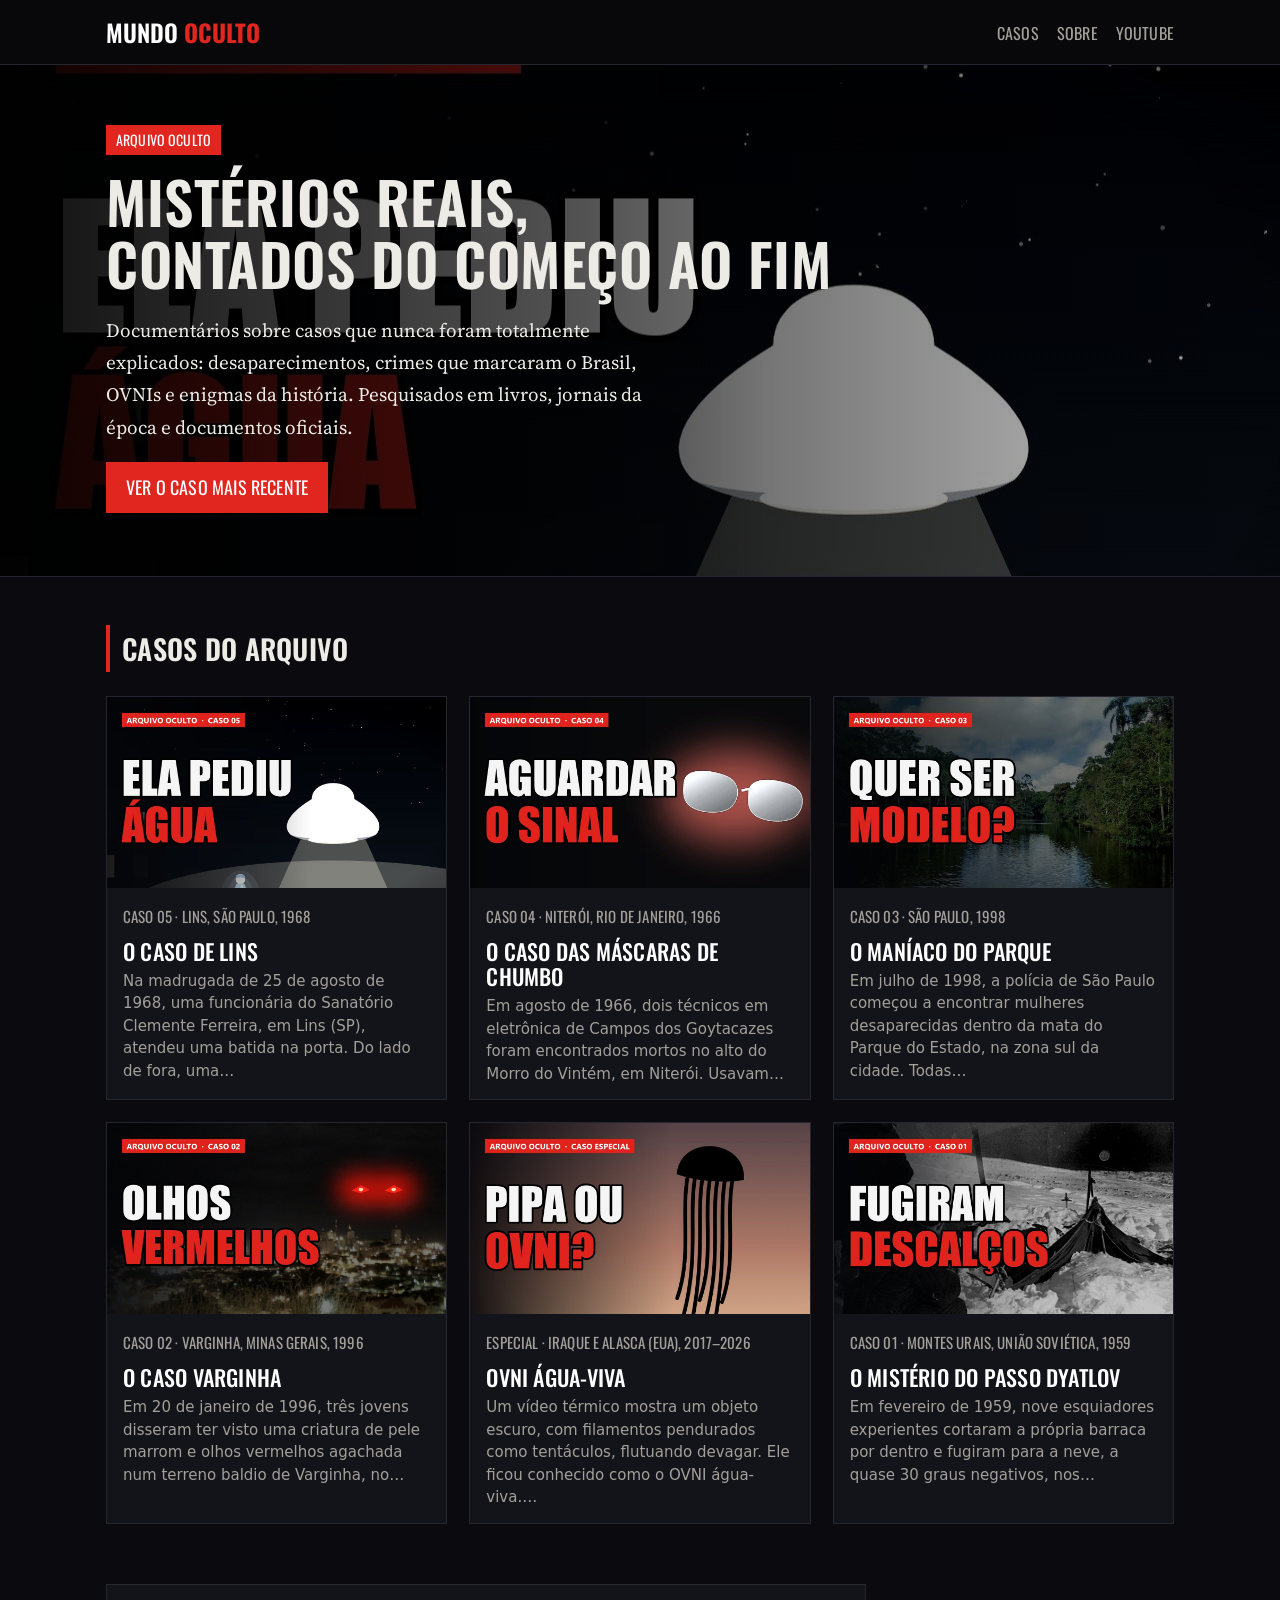
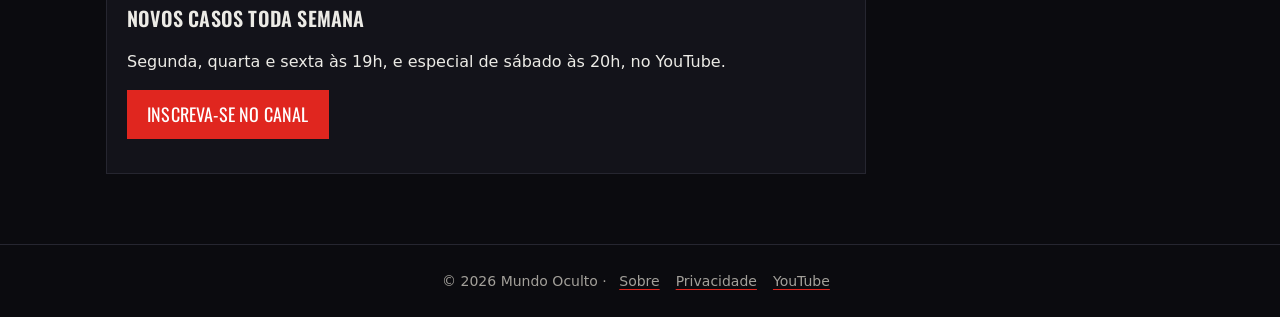
<file: index.html>
<!doctype html><html lang="pt-BR"><head><meta charset="utf-8">
<meta name="viewport" content="width=device-width,initial-scale=1">
<title>Mundo Oculto: mistérios reais, contados do começo ao fim</title><meta name="description" content="Documentários sobre mistérios reais do Brasil e do mundo: casos sem solução, crimes que marcaram época, OVNIs e enigmas da história.">
<link rel="canonical" href="https://mundooculto.github.io/"><meta property="og:type" content="article"><meta property="og:site_name" content="Mundo Oculto">
<meta property="og:title" content="Mundo Oculto: mistérios reais, contados do começo ao fim"><meta property="og:description" content="Documentários sobre mistérios reais do Brasil e do mundo: casos sem solução, crimes que marcaram época, OVNIs e enigmas da história."><meta property="og:url" content="https://mundooculto.github.io/"><meta property="og:image" content="https://mundooculto.github.io/img/caso-de-lins/capa.jpg">
<meta name="twitter:card" content="summary_large_image"><meta name="theme-color" content="#0b0b0f">
<link rel="icon" href="/favicon.svg" type="image/svg+xml">
<link rel="preconnect" href="https://fonts.googleapis.com"><link rel="preconnect" href="https://fonts.gstatic.com" crossorigin>
<link href="https://fonts.googleapis.com/css2?family=Oswald:wght@500;600&family=Source+Serif+4:opsz,wght@8..60,400;8..60,600&display=swap" rel="stylesheet">
<link rel="stylesheet" href="/estilo.css"></head><body>
<header class="top"><div class="in"><a class="logo" href="/">Mundo <b>Oculto</b></a>
<nav><a href="/#casos">Casos</a><a href="/sobre/">Sobre</a><a href="https://www.youtube.com/@mundoocultoecurioso?sub_confirmation=1" rel="noopener">YouTube</a></nav></div></header>
<section class="hero" style="background-image:url(/img/caso-de-lins/capa.jpg)"><div class="larga">
<span class="selo">Arquivo Oculto</span><h1>Mistérios reais,<br>contados do começo ao fim</h1>
<p>Documentários sobre casos que nunca foram totalmente explicados: desaparecimentos, crimes que marcaram o Brasil, OVNIs e enigmas da história. Pesquisados em livros, jornais da época e documentos oficiais.</p>
<p><a class="btn" href="/casos/caso-de-lins/">Ver o caso mais recente</a></p></div></section>
<main class="larga" id="casos"><h2>Casos do arquivo</h2><div class="grid"><a class="card" href="/casos/caso-de-lins/"><img src="/img/caso-de-lins/capa.jpg" alt="" loading="lazy" width="1280" height="720"><div class="tx"><span class="meta">Caso 05 · Lins, São Paulo, 1968</span><h3>O Caso de Lins</h3><p>Na madrugada de 25 de agosto de 1968, uma funcionária do Sanatório Clemente Ferreira, em Lins (SP), atendeu uma batida na porta. Do lado de fora, uma…</p></div></a><a class="card" href="/casos/mascaras-de-chumbo/"><img src="/img/mascaras-de-chumbo/capa.jpg" alt="" loading="lazy" width="1280" height="720"><div class="tx"><span class="meta">Caso 04 · Niterói, Rio de Janeiro, 1966</span><h3>O Caso das Máscaras de Chumbo</h3><p>Em agosto de 1966, dois técnicos em eletrônica de Campos dos Goytacazes foram encontrados mortos no alto do Morro do Vintém, em Niterói. Usavam…</p></div></a><a class="card" href="/casos/maniaco-do-parque/"><img src="/img/maniaco-do-parque/capa.jpg" alt="" loading="lazy" width="1280" height="720"><div class="tx"><span class="meta">Caso 03 · São Paulo, 1998</span><h3>O Maníaco do Parque</h3><p>Em julho de 1998, a polícia de São Paulo começou a encontrar mulheres desaparecidas dentro da mata do Parque do Estado, na zona sul da cidade. Todas…</p></div></a><a class="card" href="/casos/et-de-varginha/"><img src="/img/et-de-varginha/capa.jpg" alt="" loading="lazy" width="1280" height="720"><div class="tx"><span class="meta">Caso 02 · Varginha, Minas Gerais, 1996</span><h3>O Caso Varginha</h3><p>Em 20 de janeiro de 1996, três jovens disseram ter visto uma criatura de pele marrom e olhos vermelhos agachada num terreno baldio de Varginha, no…</p></div></a><a class="card" href="/casos/ovni-agua-viva/"><img src="/img/ovni-agua-viva/capa.jpg" alt="" loading="lazy" width="1280" height="720"><div class="tx"><span class="meta">Especial · Iraque e Alasca (EUA), 2017–2026</span><h3>OVNI água-viva</h3><p>Um vídeo térmico mostra um objeto escuro, com filamentos pendurados como tentáculos, flutuando devagar. Ele ficou conhecido como o OVNI água-viva.…</p></div></a><a class="card" href="/casos/passo-dyatlov/"><img src="/img/passo-dyatlov/capa.jpg" alt="" loading="lazy" width="1280" height="720"><div class="tx"><span class="meta">Caso 01 · Montes Urais, União Soviética, 1959</span><h3>O Mistério do Passo Dyatlov</h3><p>Em fevereiro de 1959, nove esquiadores experientes cortaram a própria barraca por dentro e fugiram para a neve, a quase 30 graus negativos, nos…</p></div></a></div>
<div class="box" style="max-width:var(--max)"><h3>Novos casos toda semana</h3><p>Segunda, quarta e sexta às 19h, e especial de sábado às 20h, no YouTube.</p>
<p><a class="btn" href="https://www.youtube.com/@mundoocultoecurioso?sub_confirmation=1" rel="noopener">Inscreva-se no canal</a></p></div></main>
<footer>© 2026 Mundo Oculto · <a href="/sobre/">Sobre</a><a href="/privacidade/">Privacidade</a><a href="https://www.youtube.com/@mundoocultoecurioso">YouTube</a></footer>
<script>document.querySelectorAll('.video[data-id]').forEach(function(v){v.addEventListener('click',function(){
var f=document.createElement('iframe');f.src='https://www.youtube-nocookie.com/embed/'+v.dataset.id+'?autoplay=1&rel=0';
f.allow='accelerometer; autoplay; encrypted-media; gyroscope; picture-in-picture';f.allowFullscreen=true;f.title=v.dataset.t||'Vídeo';
v.innerHTML='';v.appendChild(f);},{once:true});});</script></body></html>
</file>
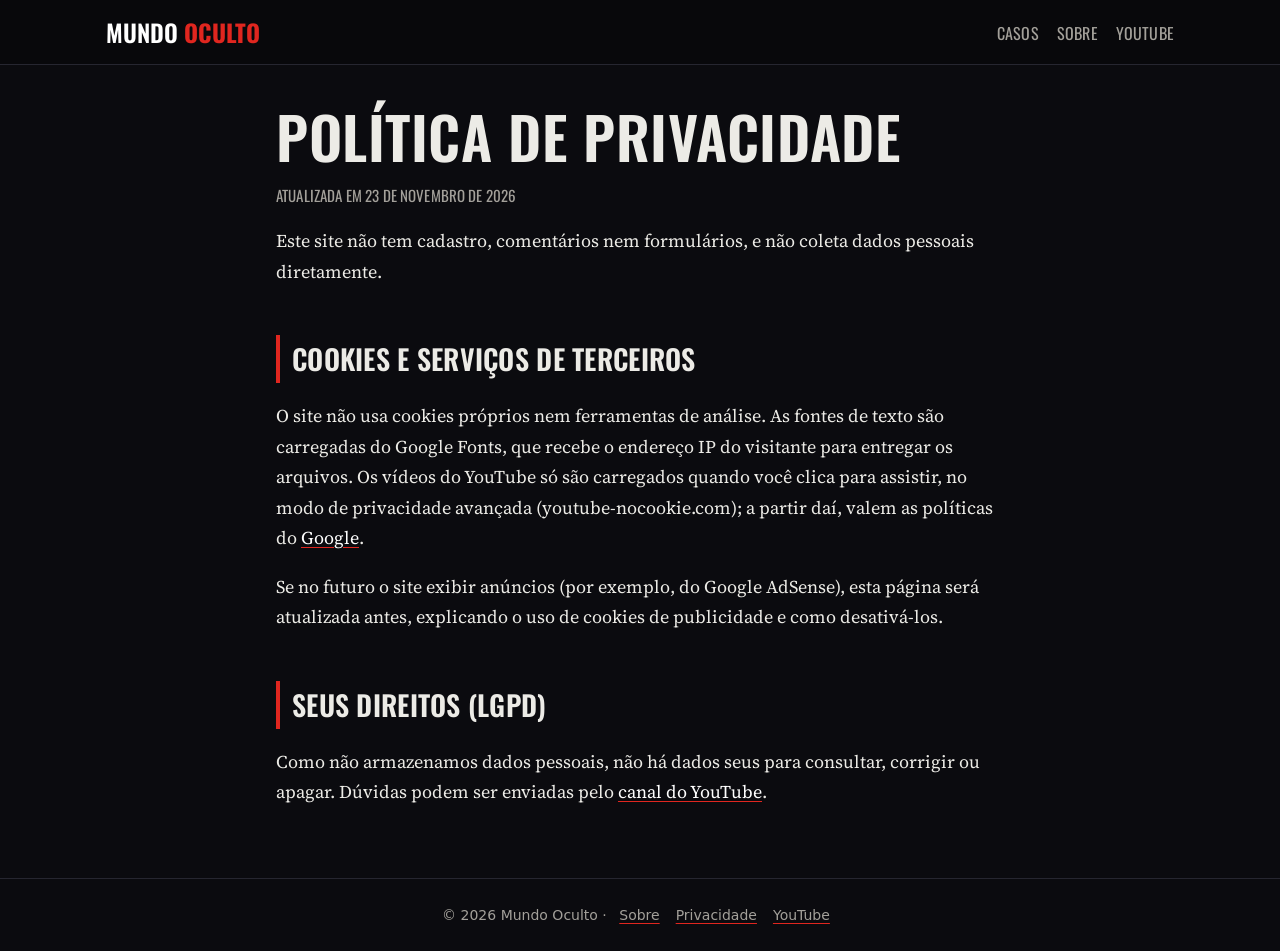
<file: privacidade/index.html>
<!doctype html><html lang="pt-BR"><head><meta charset="utf-8">
<meta name="viewport" content="width=device-width,initial-scale=1">
<title>Privacidade | Mundo Oculto</title><meta name="description" content="Política de privacidade do site Mundo Oculto.">
<link rel="canonical" href="https://mundooculto.github.io/privacidade/"><meta property="og:type" content="article"><meta property="og:site_name" content="Mundo Oculto">
<meta property="og:title" content="Privacidade | Mundo Oculto"><meta property="og:description" content="Política de privacidade do site Mundo Oculto."><meta property="og:url" content="https://mundooculto.github.io/privacidade/">
<meta name="twitter:card" content="summary_large_image"><meta name="theme-color" content="#0b0b0f">
<link rel="icon" href="/favicon.svg" type="image/svg+xml">
<link rel="preconnect" href="https://fonts.googleapis.com"><link rel="preconnect" href="https://fonts.gstatic.com" crossorigin>
<link href="https://fonts.googleapis.com/css2?family=Oswald:wght@500;600&family=Source+Serif+4:opsz,wght@8..60,400;8..60,600&display=swap" rel="stylesheet">
<link rel="stylesheet" href="/estilo.css"></head><body>
<header class="top"><div class="in"><a class="logo" href="/">Mundo <b>Oculto</b></a>
<nav><a href="/#casos">Casos</a><a href="/sobre/">Sobre</a><a href="https://www.youtube.com/@mundoocultoecurioso?sub_confirmation=1" rel="noopener">YouTube</a></nav></div></header>
<main class="wrap"><h1 style="margin-top:40px">Política de privacidade</h1><p class="meta">Atualizada em 23 de novembro de 2026</p>
<p>Este site não tem cadastro, comentários nem formulários, e não coleta dados pessoais diretamente.</p>
<h2>Cookies e serviços de terceiros</h2>
<p>O site não usa cookies próprios nem ferramentas de análise. As fontes de texto são carregadas do Google Fonts, que recebe o endereço IP do visitante para entregar os arquivos. Os vídeos do YouTube só são carregados quando você clica para assistir, no modo de privacidade avançada (youtube-nocookie.com); a partir daí, valem as políticas do <a href="https://policies.google.com/privacy">Google</a>.</p>
<p>Se no futuro o site exibir anúncios (por exemplo, do Google AdSense), esta página será atualizada antes, explicando o uso de cookies de publicidade e como desativá-los.</p>
<h2>Seus direitos (LGPD)</h2><p>Como não armazenamos dados pessoais, não há dados seus para consultar, corrigir ou apagar. Dúvidas podem ser enviadas pelo <a href="https://www.youtube.com/@mundoocultoecurioso/about">canal do YouTube</a>.</p></main>
<footer>© 2026 Mundo Oculto · <a href="/sobre/">Sobre</a><a href="/privacidade/">Privacidade</a><a href="https://www.youtube.com/@mundoocultoecurioso">YouTube</a></footer>
<script>document.querySelectorAll('.video[data-id]').forEach(function(v){v.addEventListener('click',function(){
var f=document.createElement('iframe');f.src='https://www.youtube-nocookie.com/embed/'+v.dataset.id+'?autoplay=1&rel=0';
f.allow='accelerometer; autoplay; encrypted-media; gyroscope; picture-in-picture';f.allowFullscreen=true;f.title=v.dataset.t||'Vídeo';
v.innerHTML='';v.appendChild(f);},{once:true});});</script></body></html>
</file>
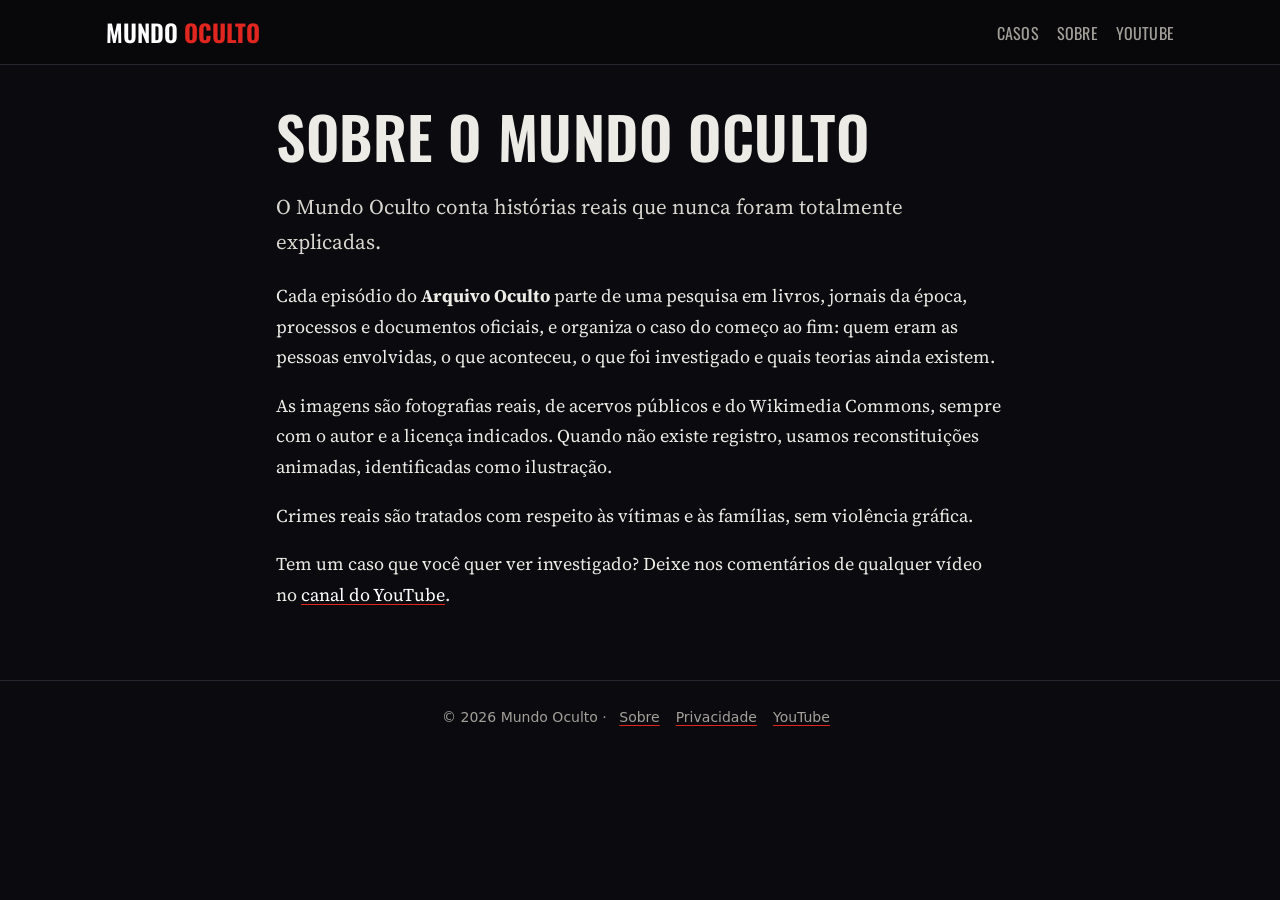
<file: sobre/index.html>
<!doctype html><html lang="pt-BR"><head><meta charset="utf-8">
<meta name="viewport" content="width=device-width,initial-scale=1">
<title>Sobre | Mundo Oculto</title><meta name="description" content="Quem somos e como o Mundo Oculto pesquisa e conta cada caso.">
<link rel="canonical" href="https://mundooculto.github.io/sobre/"><meta property="og:type" content="article"><meta property="og:site_name" content="Mundo Oculto">
<meta property="og:title" content="Sobre | Mundo Oculto"><meta property="og:description" content="Quem somos e como o Mundo Oculto pesquisa e conta cada caso."><meta property="og:url" content="https://mundooculto.github.io/sobre/">
<meta name="twitter:card" content="summary_large_image"><meta name="theme-color" content="#0b0b0f">
<link rel="icon" href="/favicon.svg" type="image/svg+xml">
<link rel="preconnect" href="https://fonts.googleapis.com"><link rel="preconnect" href="https://fonts.gstatic.com" crossorigin>
<link href="https://fonts.googleapis.com/css2?family=Oswald:wght@500;600&family=Source+Serif+4:opsz,wght@8..60,400;8..60,600&display=swap" rel="stylesheet">
<link rel="stylesheet" href="/estilo.css"></head><body>
<header class="top"><div class="in"><a class="logo" href="/">Mundo <b>Oculto</b></a>
<nav><a href="/#casos">Casos</a><a href="/sobre/">Sobre</a><a href="https://www.youtube.com/@mundoocultoecurioso?sub_confirmation=1" rel="noopener">YouTube</a></nav></div></header>
<main class="wrap"><h1 style="margin-top:40px">Sobre o Mundo Oculto</h1>
<p class="lead">O Mundo Oculto conta histórias reais que nunca foram totalmente explicadas.</p>
<p>Cada episódio do <strong>Arquivo Oculto</strong> parte de uma pesquisa em livros, jornais da época, processos e documentos oficiais, e organiza o caso do começo ao fim: quem eram as pessoas envolvidas, o que aconteceu, o que foi investigado e quais teorias ainda existem.</p>
<p>As imagens são fotografias reais, de acervos públicos e do Wikimedia Commons, sempre com o autor e a licença indicados. Quando não existe registro, usamos reconstituições animadas, identificadas como ilustração.</p>
<p>Crimes reais são tratados com respeito às vítimas e às famílias, sem violência gráfica.</p>
<p>Tem um caso que você quer ver investigado? Deixe nos comentários de qualquer vídeo no <a href="https://www.youtube.com/@mundoocultoecurioso">canal do YouTube</a>.</p></main>
<footer>© 2026 Mundo Oculto · <a href="/sobre/">Sobre</a><a href="/privacidade/">Privacidade</a><a href="https://www.youtube.com/@mundoocultoecurioso">YouTube</a></footer>
<script>document.querySelectorAll('.video[data-id]').forEach(function(v){v.addEventListener('click',function(){
var f=document.createElement('iframe');f.src='https://www.youtube-nocookie.com/embed/'+v.dataset.id+'?autoplay=1&rel=0';
f.allow='accelerometer; autoplay; encrypted-media; gyroscope; picture-in-picture';f.allowFullscreen=true;f.title=v.dataset.t||'Vídeo';
v.innerHTML='';v.appendChild(f);},{once:true});});</script></body></html>
</file>
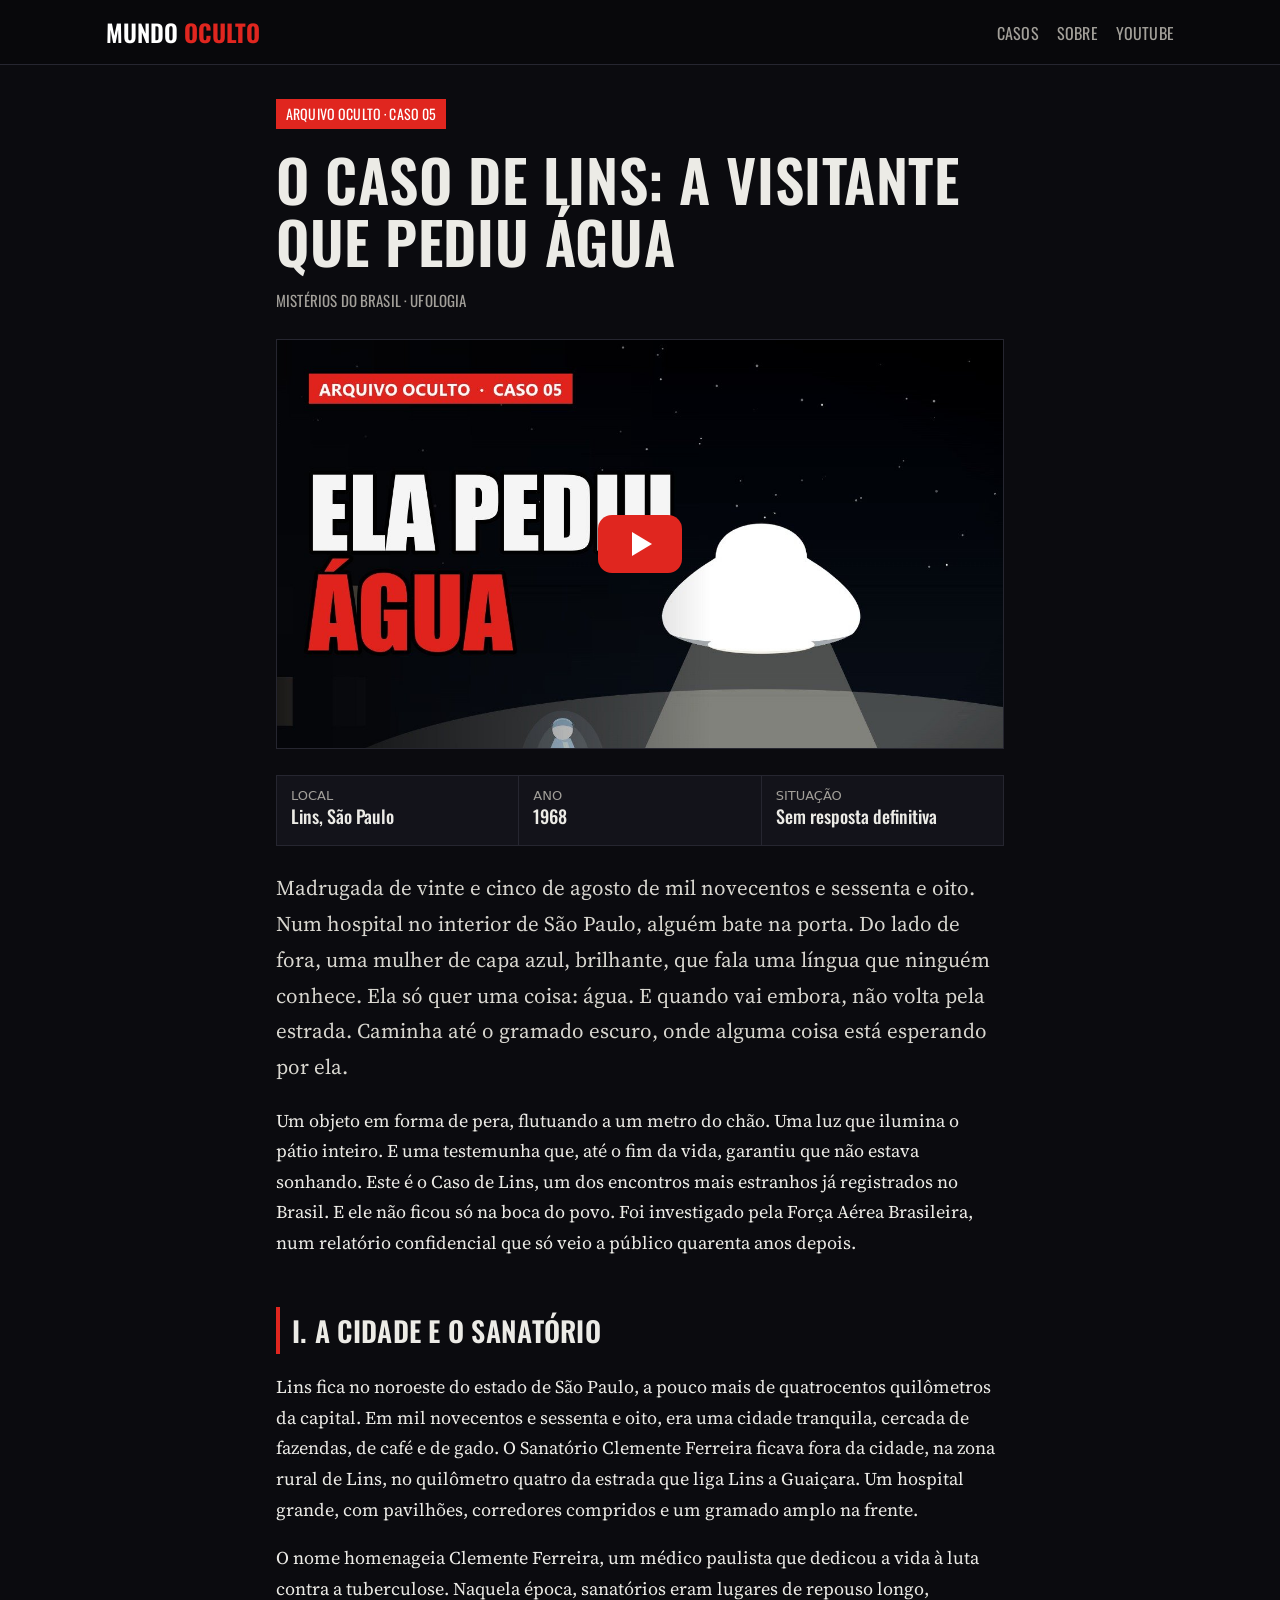
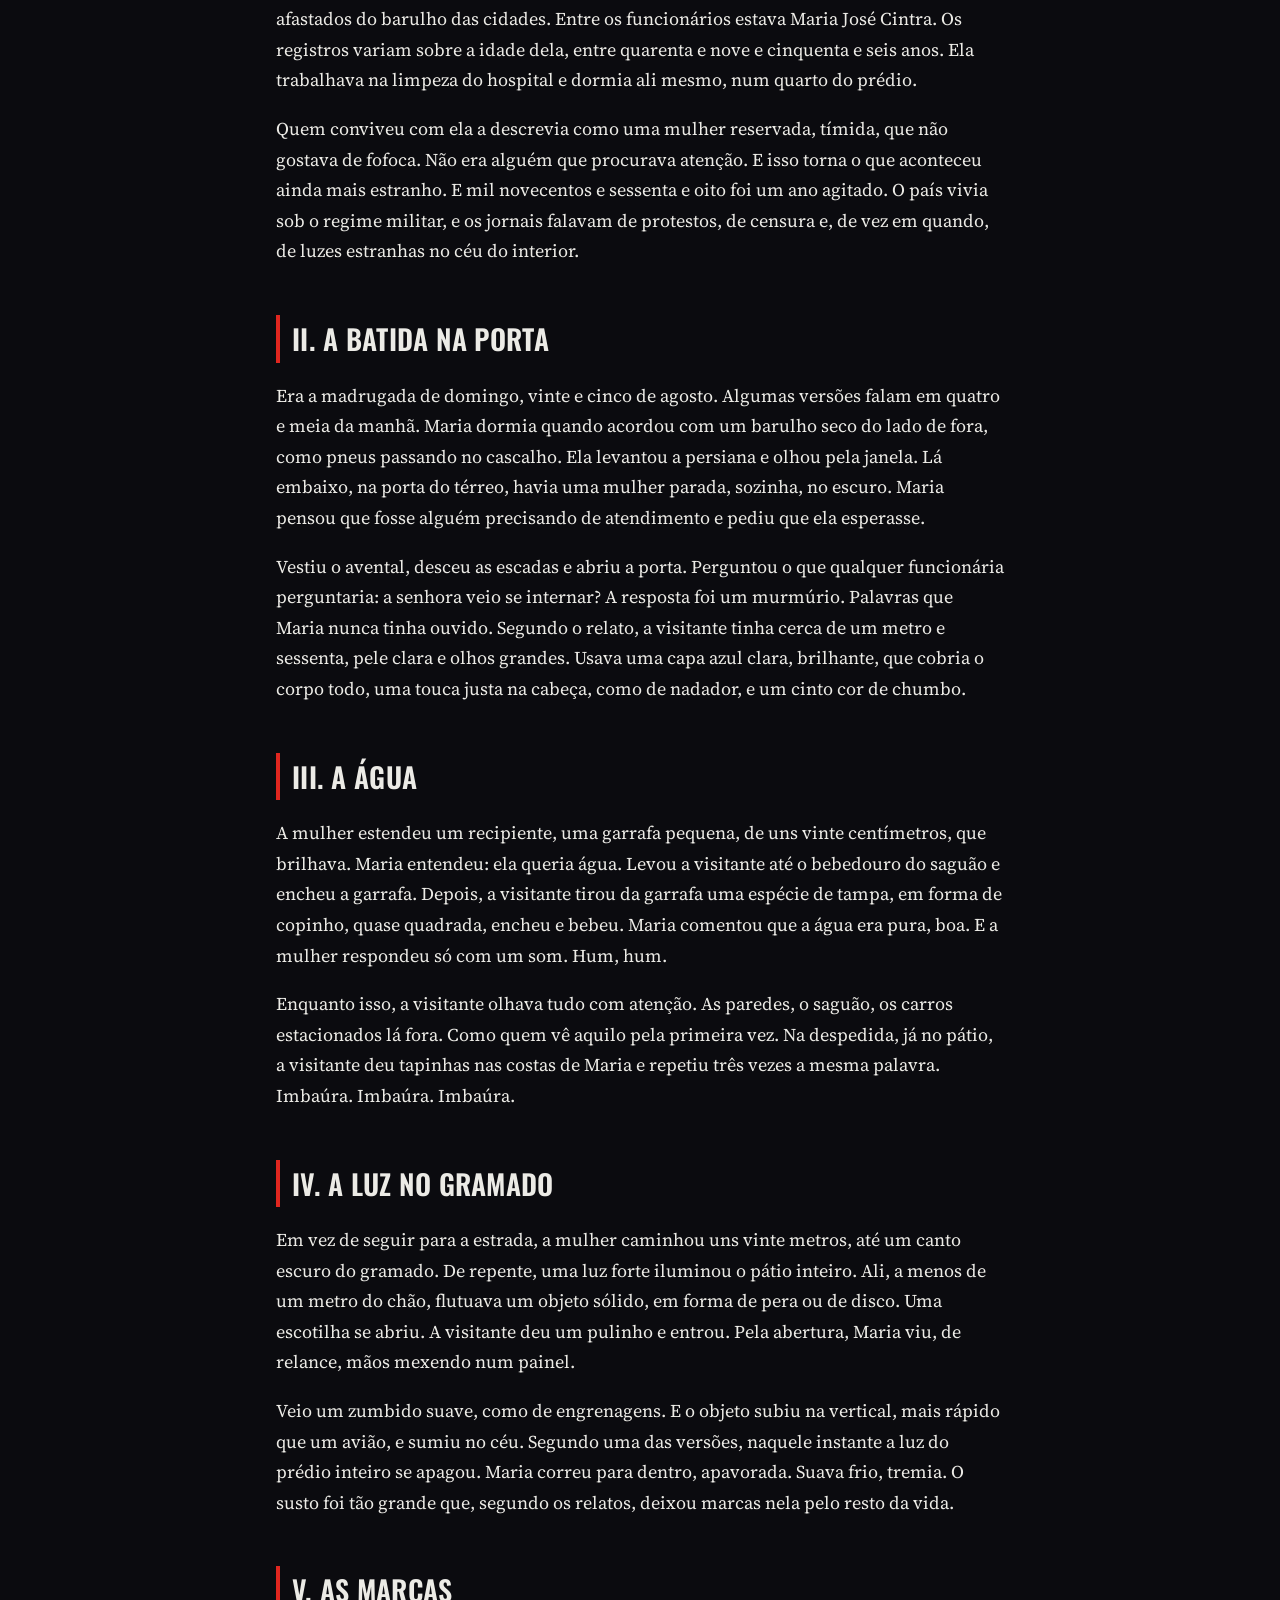
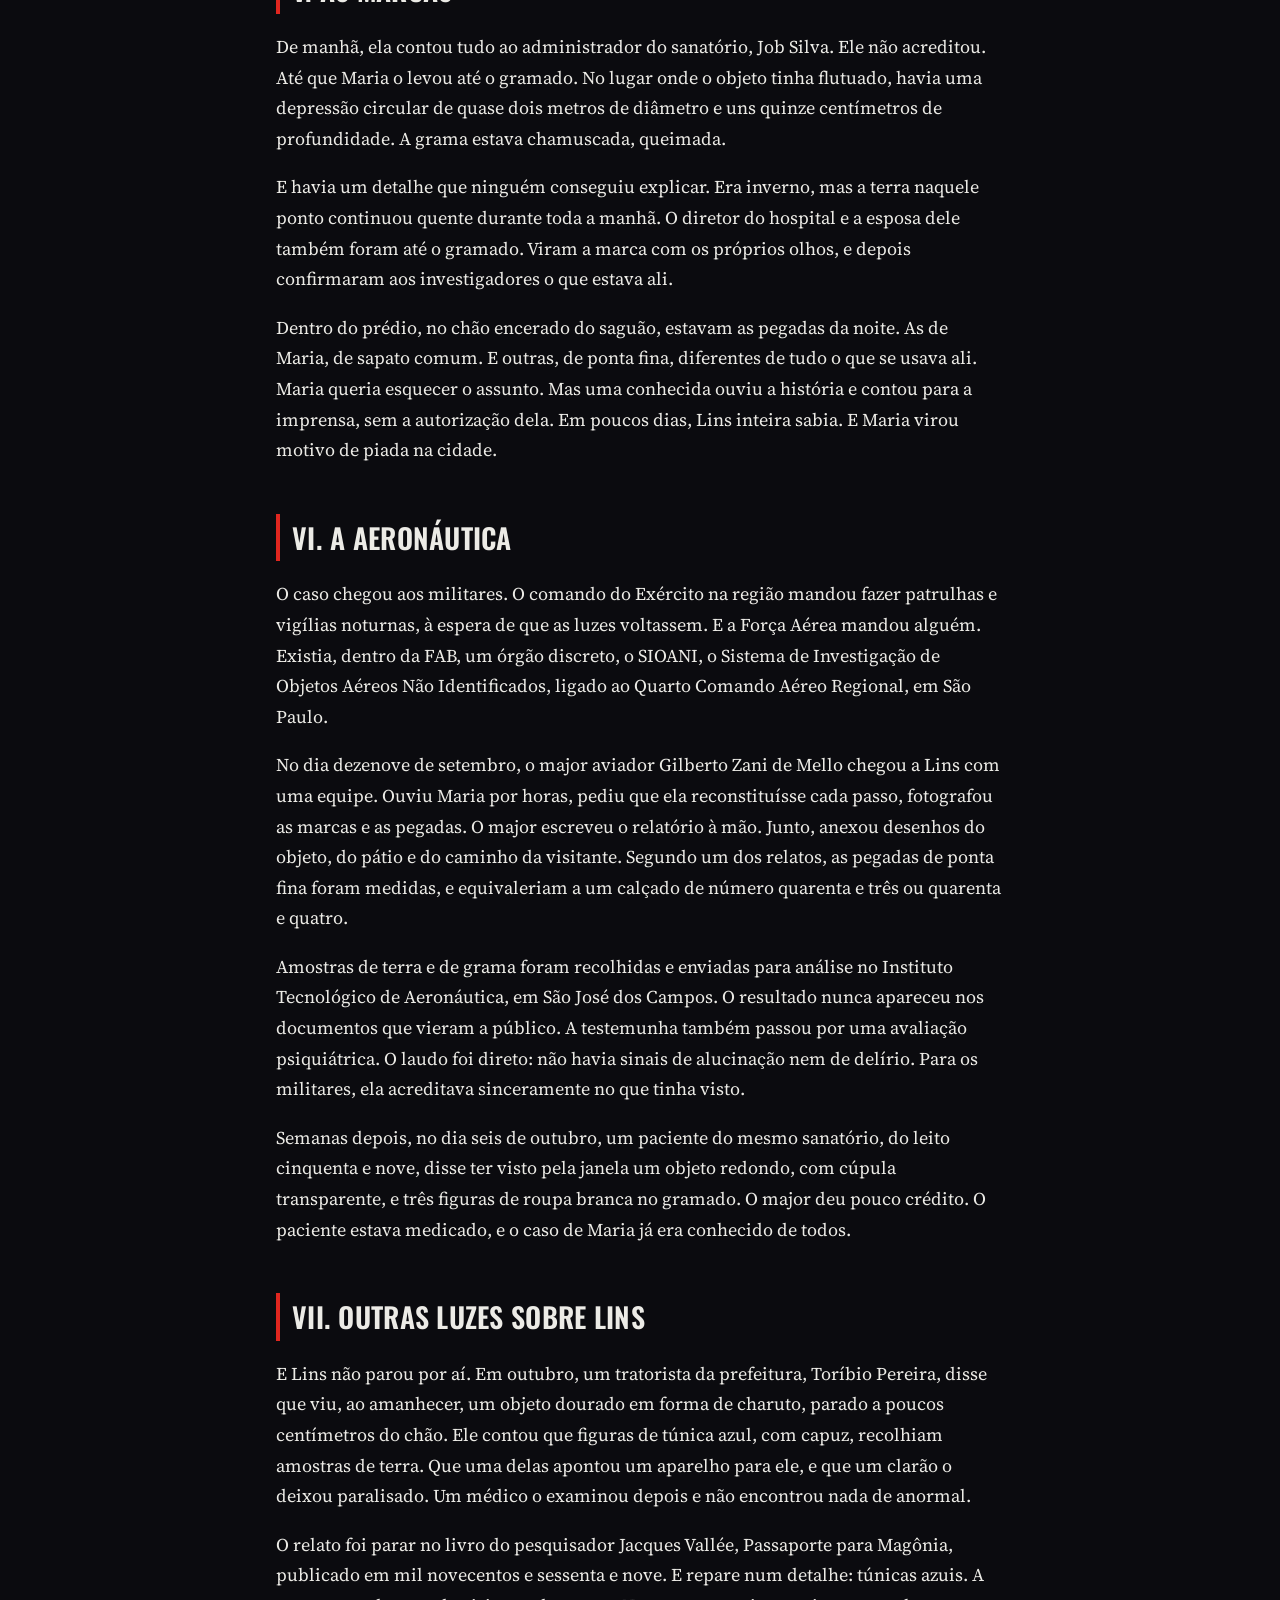
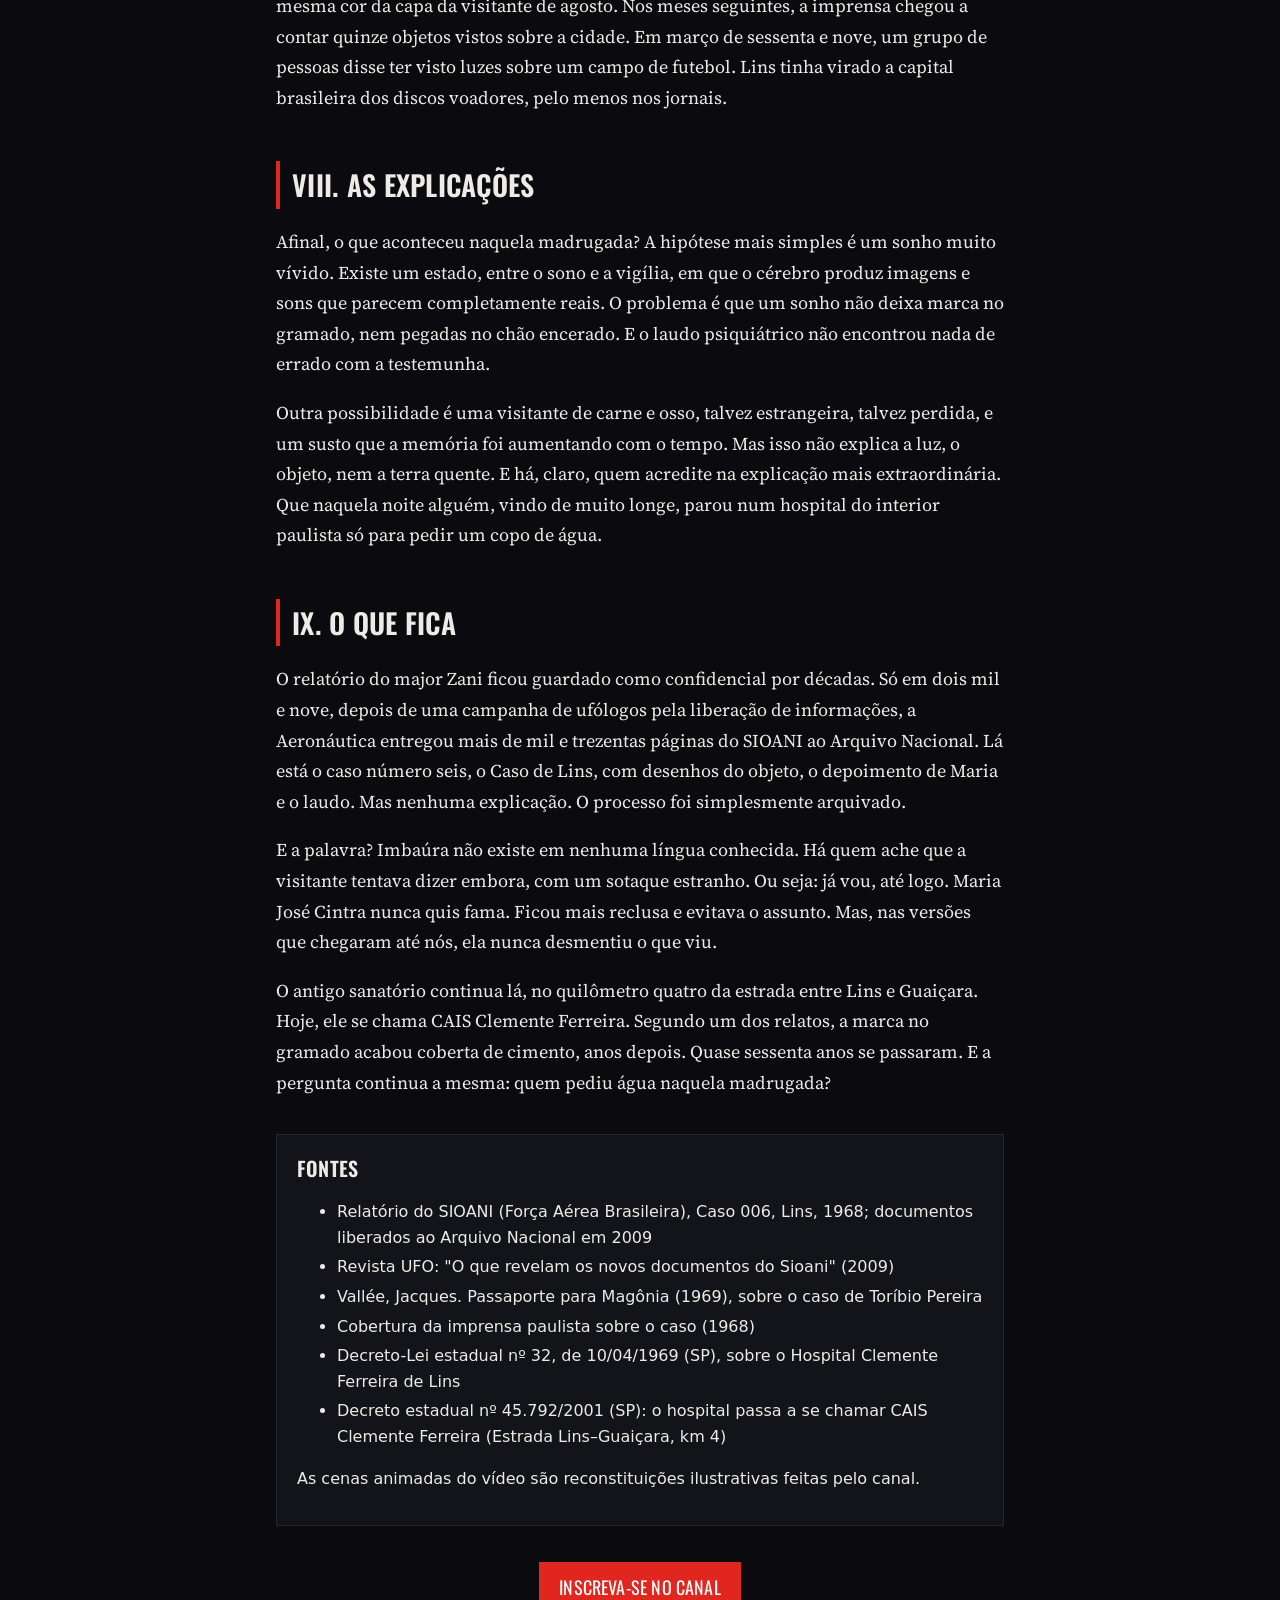
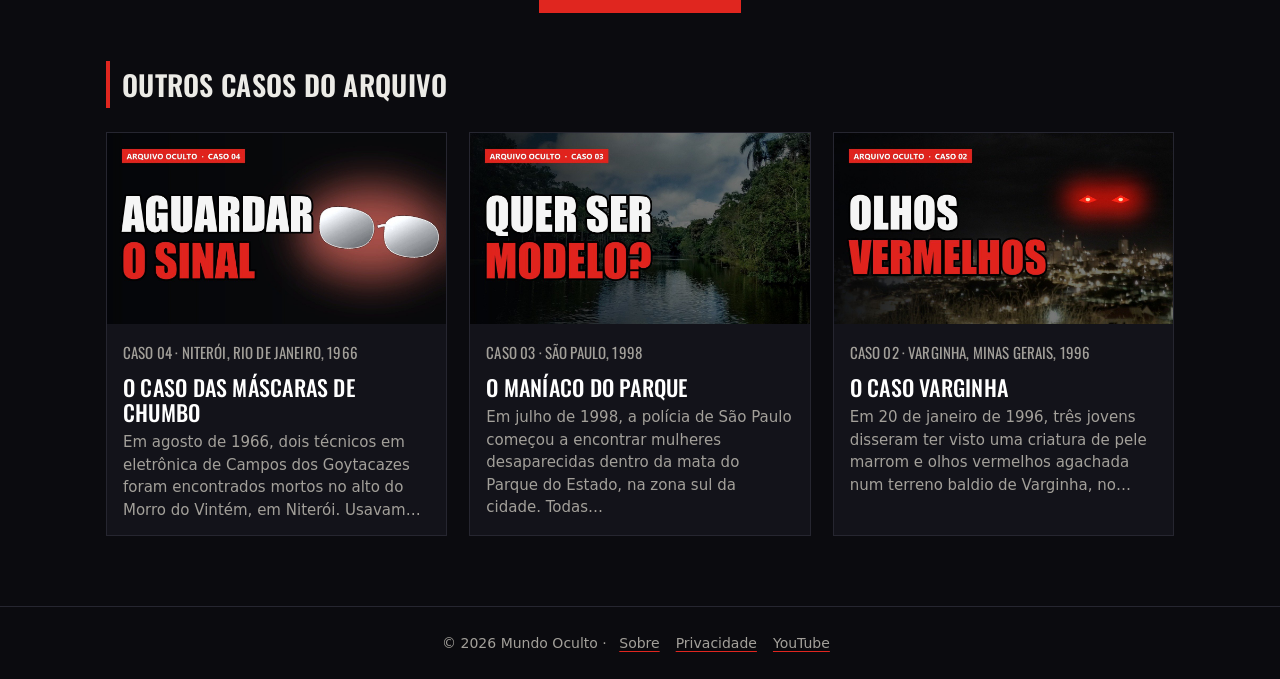
<file: casos/caso-de-lins/index.html>
<!doctype html><html lang="pt-BR"><head><meta charset="utf-8">
<meta name="viewport" content="width=device-width,initial-scale=1">
<title>O Caso de Lins: a visitante que pediu água | Mundo Oculto</title><meta name="description" content="Na madrugada de 25 de agosto de 1968, uma funcionária do Sanatório Clemente Ferreira, em Lins (SP), atendeu uma batida na porta. Do lado de fora, uma mulher d">
<link rel="canonical" href="https://mundooculto.github.io/casos/caso-de-lins/"><meta property="og:type" content="article"><meta property="og:site_name" content="Mundo Oculto">
<meta property="og:title" content="O Caso de Lins: a visitante que pediu água | Mundo Oculto"><meta property="og:description" content="Na madrugada de 25 de agosto de 1968, uma funcionária do Sanatório Clemente Ferreira, em Lins (SP), atendeu uma batida na porta. Do lado de fora, uma mulher d"><meta property="og:url" content="https://mundooculto.github.io/casos/caso-de-lins/"><meta property="og:image" content="https://mundooculto.github.io/img/caso-de-lins/capa.jpg">
<meta name="twitter:card" content="summary_large_image"><meta name="theme-color" content="#0b0b0f">
<link rel="icon" href="/favicon.svg" type="image/svg+xml">
<link rel="preconnect" href="https://fonts.googleapis.com"><link rel="preconnect" href="https://fonts.gstatic.com" crossorigin>
<link href="https://fonts.googleapis.com/css2?family=Oswald:wght@500;600&family=Source+Serif+4:opsz,wght@8..60,400;8..60,600&display=swap" rel="stylesheet">
<link rel="stylesheet" href="/estilo.css"><script type="application/ld+json">{"@context": "https://schema.org", "@type": "Article", "headline": "O Caso de Lins: a visitante que pediu água", "description": "Na madrugada de 25 de agosto de 1968, uma funcionária do Sanatório Clemente Ferreira, em Lins (SP), atendeu uma batida na porta. Do lado de fora, uma mulher de capa azul brilhante, que falava uma língua desconhecida, pediu água. Depois, segundo o relato, entrou num objeto que flutuava no gramado e sumiu no céu. O caso deixou marcas no chão, pegadas estranhas e foi investigado pela Força Aérea Brasileira, num relatório confidencial liberado só em 2009. Neste episódio do Arquivo Oculto, a história completa do Caso de Lins, as divergências entre as fontes e as explicações possíveis.", "image": "https://mundooculto.github.io/img/caso-de-lins/capa.jpg", "datePublished": "2026-11-23T19:00:00-03:00", "inLanguage": "pt-BR", "author": {"@type": "Organization", "name": "Mundo Oculto", "url": "https://www.youtube.com/@mundoocultoecurioso"}, "publisher": {"@type": "Organization", "name": "Mundo Oculto"}, "mainEntityOfPage": "https://mundooculto.github.io/casos/caso-de-lins/", "video": {"@type": "VideoObject", "name": "Ela pediu água e entrou num disco voador: o Caso de Lins (1968)", "description": "Na madrugada de 25 de agosto de 1968, uma funcionária do Sanatório Clemente Ferreira, em Lins (SP), atendeu uma batida na porta. Do lado de fora, uma mulher de capa azul brilhante, que falava uma língua desconhecida, pediu água. Depois, segundo o relato, entrou num objeto que flutuava no gramado e sumiu no céu. O caso deixou marcas no chão, pegadas estranhas e foi investigado pela Força Aérea Brasileira, num relatório confidencial liberado só em 2009. Neste episódio do Arquivo Oculto, a história completa do Caso de Lins, as divergências entre as fontes e as explicações possíveis.", "thumbnailUrl": "https://mundooculto.github.io/img/caso-de-lins/capa.jpg", "uploadDate": "2026-11-23T19:00:00-03:00", "embedUrl": "https://www.youtube.com/embed/k13acIQuPZ4", "contentUrl": "https://www.youtube.com/watch?v=k13acIQuPZ4"}}</script></head><body>
<header class="top"><div class="in"><a class="logo" href="/">Mundo <b>Oculto</b></a>
<nav><a href="/#casos">Casos</a><a href="/sobre/">Sobre</a><a href="https://www.youtube.com/@mundoocultoecurioso?sub_confirmation=1" rel="noopener">YouTube</a></nav></div></header>
<main class="wrap"><article>
<p style="margin-top:34px"><span class="selo">Arquivo Oculto · Caso 05</span></p>
<h1>O Caso de Lins: a visitante que pediu água</h1><p class="meta">Mistérios do Brasil · Ufologia</p>
<div class="video" data-id="k13acIQuPZ4" data-t="Ela pediu água e entrou num disco voador: o Caso de Lins (1968)" style="background-image:url(/img/caso-de-lins/capa.jpg)"><button class="play" aria-label="Assistir o vídeo"></button></div>
<div class="ficha"><div><span>Local</span><b>Lins, São Paulo</b></div><div><span>Ano</span><b>1968</b></div><div><span>Situação</span><b>Sem resposta definitiva</b></div></div>
<p class="lead">Madrugada de vinte e cinco de agosto de mil novecentos e sessenta e oito. Num hospital no interior de São Paulo, alguém bate na porta. Do lado de fora, uma mulher de capa azul, brilhante, que fala uma língua que ninguém conhece. Ela só quer uma coisa: água. E quando vai embora, não volta pela estrada. Caminha até o gramado escuro, onde alguma coisa está esperando por ela.</p><p>Um objeto em forma de pera, flutuando a um metro do chão. Uma luz que ilumina o pátio inteiro. E uma testemunha que, até o fim da vida, garantiu que não estava sonhando. Este é o Caso de Lins, um dos encontros mais estranhos já registrados no Brasil. E ele não ficou só na boca do povo. Foi investigado pela Força Aérea Brasileira, num relatório confidencial que só veio a público quarenta anos depois.</p><h2>I. A cidade e o sanatório</h2><p>Lins fica no noroeste do estado de São Paulo, a pouco mais de quatrocentos quilômetros da capital. Em mil novecentos e sessenta e oito, era uma cidade tranquila, cercada de fazendas, de café e de gado. O Sanatório Clemente Ferreira ficava fora da cidade, na zona rural de Lins, no quilômetro quatro da estrada que liga Lins a Guaiçara. Um hospital grande, com pavilhões, corredores compridos e um gramado amplo na frente.</p><p>O nome homenageia Clemente Ferreira, um médico paulista que dedicou a vida à luta contra a tuberculose. Naquela época, sanatórios eram lugares de repouso longo, afastados do barulho das cidades. Entre os funcionários estava Maria José Cintra. Os registros variam sobre a idade dela, entre quarenta e nove e cinquenta e seis anos. Ela trabalhava na limpeza do hospital e dormia ali mesmo, num quarto do prédio.</p><p>Quem conviveu com ela a descrevia como uma mulher reservada, tímida, que não gostava de fofoca. Não era alguém que procurava atenção. E isso torna o que aconteceu ainda mais estranho. E mil novecentos e sessenta e oito foi um ano agitado. O país vivia sob o regime militar, e os jornais falavam de protestos, de censura e, de vez em quando, de luzes estranhas no céu do interior.</p><h2>II. A batida na porta</h2><p>Era a madrugada de domingo, vinte e cinco de agosto. Algumas versões falam em quatro e meia da manhã. Maria dormia quando acordou com um barulho seco do lado de fora, como pneus passando no cascalho. Ela levantou a persiana e olhou pela janela. Lá embaixo, na porta do térreo, havia uma mulher parada, sozinha, no escuro. Maria pensou que fosse alguém precisando de atendimento e pediu que ela esperasse.</p><p>Vestiu o avental, desceu as escadas e abriu a porta. Perguntou o que qualquer funcionária perguntaria: a senhora veio se internar? A resposta foi um murmúrio. Palavras que Maria nunca tinha ouvido. Segundo o relato, a visitante tinha cerca de um metro e sessenta, pele clara e olhos grandes. Usava uma capa azul clara, brilhante, que cobria o corpo todo, uma touca justa na cabeça, como de nadador, e um cinto cor de chumbo.</p><h2>III. A água</h2><p>A mulher estendeu um recipiente, uma garrafa pequena, de uns vinte centímetros, que brilhava. Maria entendeu: ela queria água. Levou a visitante até o bebedouro do saguão e encheu a garrafa. Depois, a visitante tirou da garrafa uma espécie de tampa, em forma de copinho, quase quadrada, encheu e bebeu. Maria comentou que a água era pura, boa. E a mulher respondeu só com um som. Hum, hum.</p><p>Enquanto isso, a visitante olhava tudo com atenção. As paredes, o saguão, os carros estacionados lá fora. Como quem vê aquilo pela primeira vez. Na despedida, já no pátio, a visitante deu tapinhas nas costas de Maria e repetiu três vezes a mesma palavra. Imbaúra. Imbaúra. Imbaúra.</p><h2>IV. A luz no gramado</h2><p>Em vez de seguir para a estrada, a mulher caminhou uns vinte metros, até um canto escuro do gramado. De repente, uma luz forte iluminou o pátio inteiro. Ali, a menos de um metro do chão, flutuava um objeto sólido, em forma de pera ou de disco. Uma escotilha se abriu. A visitante deu um pulinho e entrou. Pela abertura, Maria viu, de relance, mãos mexendo num painel.</p><p>Veio um zumbido suave, como de engrenagens. E o objeto subiu na vertical, mais rápido que um avião, e sumiu no céu. Segundo uma das versões, naquele instante a luz do prédio inteiro se apagou. Maria correu para dentro, apavorada. Suava frio, tremia. O susto foi tão grande que, segundo os relatos, deixou marcas nela pelo resto da vida.</p><h2>V. As marcas</h2><p>De manhã, ela contou tudo ao administrador do sanatório, Job Silva. Ele não acreditou. Até que Maria o levou até o gramado. No lugar onde o objeto tinha flutuado, havia uma depressão circular de quase dois metros de diâmetro e uns quinze centímetros de profundidade. A grama estava chamuscada, queimada.</p><p>E havia um detalhe que ninguém conseguiu explicar. Era inverno, mas a terra naquele ponto continuou quente durante toda a manhã. O diretor do hospital e a esposa dele também foram até o gramado. Viram a marca com os próprios olhos, e depois confirmaram aos investigadores o que estava ali.</p><p>Dentro do prédio, no chão encerado do saguão, estavam as pegadas da noite. As de Maria, de sapato comum. E outras, de ponta fina, diferentes de tudo o que se usava ali. Maria queria esquecer o assunto. Mas uma conhecida ouviu a história e contou para a imprensa, sem a autorização dela. Em poucos dias, Lins inteira sabia. E Maria virou motivo de piada na cidade.</p><h2>VI. A Aeronáutica</h2><p>O caso chegou aos militares. O comando do Exército na região mandou fazer patrulhas e vigílias noturnas, à espera de que as luzes voltassem. E a Força Aérea mandou alguém. Existia, dentro da FAB, um órgão discreto, o SIOANI, o Sistema de Investigação de Objetos Aéreos Não Identificados, ligado ao Quarto Comando Aéreo Regional, em São Paulo.</p><p>No dia dezenove de setembro, o major aviador Gilberto Zani de Mello chegou a Lins com uma equipe. Ouviu Maria por horas, pediu que ela reconstituísse cada passo, fotografou as marcas e as pegadas. O major escreveu o relatório à mão. Junto, anexou desenhos do objeto, do pátio e do caminho da visitante. Segundo um dos relatos, as pegadas de ponta fina foram medidas, e equivaleriam a um calçado de número quarenta e três ou quarenta e quatro.</p><p>Amostras de terra e de grama foram recolhidas e enviadas para análise no Instituto Tecnológico de Aeronáutica, em São José dos Campos. O resultado nunca apareceu nos documentos que vieram a público. A testemunha também passou por uma avaliação psiquiátrica. O laudo foi direto: não havia sinais de alucinação nem de delírio. Para os militares, ela acreditava sinceramente no que tinha visto.</p><p>Semanas depois, no dia seis de outubro, um paciente do mesmo sanatório, do leito cinquenta e nove, disse ter visto pela janela um objeto redondo, com cúpula transparente, e três figuras de roupa branca no gramado. O major deu pouco crédito. O paciente estava medicado, e o caso de Maria já era conhecido de todos.</p><h2>VII. Outras luzes sobre Lins</h2><p>E Lins não parou por aí. Em outubro, um tratorista da prefeitura, Toríbio Pereira, disse que viu, ao amanhecer, um objeto dourado em forma de charuto, parado a poucos centímetros do chão. Ele contou que figuras de túnica azul, com capuz, recolhiam amostras de terra. Que uma delas apontou um aparelho para ele, e que um clarão o deixou paralisado. Um médico o examinou depois e não encontrou nada de anormal.</p><p>O relato foi parar no livro do pesquisador Jacques Vallée, Passaporte para Magônia, publicado em mil novecentos e sessenta e nove. E repare num detalhe: túnicas azuis. A mesma cor da capa da visitante de agosto. Nos meses seguintes, a imprensa chegou a contar quinze objetos vistos sobre a cidade. Em março de sessenta e nove, um grupo de pessoas disse ter visto luzes sobre um campo de futebol. Lins tinha virado a capital brasileira dos discos voadores, pelo menos nos jornais.</p><h2>VIII. As explicações</h2><p>Afinal, o que aconteceu naquela madrugada? A hipótese mais simples é um sonho muito vívido. Existe um estado, entre o sono e a vigília, em que o cérebro produz imagens e sons que parecem completamente reais. O problema é que um sonho não deixa marca no gramado, nem pegadas no chão encerado. E o laudo psiquiátrico não encontrou nada de errado com a testemunha.</p><p>Outra possibilidade é uma visitante de carne e osso, talvez estrangeira, talvez perdida, e um susto que a memória foi aumentando com o tempo. Mas isso não explica a luz, o objeto, nem a terra quente. E há, claro, quem acredite na explicação mais extraordinária. Que naquela noite alguém, vindo de muito longe, parou num hospital do interior paulista só para pedir um copo de água.</p><h2>IX. O que fica</h2><p>O relatório do major Zani ficou guardado como confidencial por décadas. Só em dois mil e nove, depois de uma campanha de ufólogos pela liberação de informações, a Aeronáutica entregou mais de mil e trezentas páginas do SIOANI ao Arquivo Nacional. Lá está o caso número seis, o Caso de Lins, com desenhos do objeto, o depoimento de Maria e o laudo. Mas nenhuma explicação. O processo foi simplesmente arquivado.</p><p>E a palavra? Imbaúra não existe em nenhuma língua conhecida. Há quem ache que a visitante tentava dizer embora, com um sotaque estranho. Ou seja: já vou, até logo. Maria José Cintra nunca quis fama. Ficou mais reclusa e evitava o assunto. Mas, nas versões que chegaram até nós, ela nunca desmentiu o que viu.</p><p>O antigo sanatório continua lá, no quilômetro quatro da estrada entre Lins e Guaiçara. Hoje, ele se chama CAIS Clemente Ferreira. Segundo um dos relatos, a marca no gramado acabou coberta de cimento, anos depois. Quase sessenta anos se passaram. E a pergunta continua a mesma: quem pediu água naquela madrugada?</p>
<div class="box"><h3>Fontes</h3><ul><li>Relatório do SIOANI (Força Aérea Brasileira), Caso 006, Lins, 1968; documentos liberados ao Arquivo Nacional em 2009</li><li>Revista UFO: &quot;O que revelam os novos documentos do Sioani&quot; (2009)</li><li>Vallée, Jacques. Passaporte para Magônia (1969), sobre o caso de Toríbio Pereira</li><li>Cobertura da imprensa paulista sobre o caso (1968)</li><li>Decreto-Lei estadual nº 32, de 10/04/1969 (SP), sobre o Hospital Clemente Ferreira de Lins</li><li>Decreto estadual nº 45.792/2001 (SP): o hospital passa a se chamar CAIS Clemente Ferreira (Estrada Lins–Guaiçara, km 4)</li></ul><p>As cenas animadas do vídeo são reconstituições ilustrativas feitas pelo canal.</p></div>
<p style="text-align:center"><a class="btn" href="https://www.youtube.com/@mundoocultoecurioso?sub_confirmation=1" rel="noopener">Inscreva-se no canal</a></p>
</article></main><section class="larga"><h2>Outros casos do arquivo</h2><div class="grid"><a class="card" href="/casos/mascaras-de-chumbo/"><img src="/img/mascaras-de-chumbo/capa.jpg" alt="" loading="lazy" width="1280" height="720"><div class="tx"><span class="meta">Caso 04 · Niterói, Rio de Janeiro, 1966</span><h3>O Caso das Máscaras de Chumbo</h3><p>Em agosto de 1966, dois técnicos em eletrônica de Campos dos Goytacazes foram encontrados mortos no alto do Morro do Vintém, em Niterói. Usavam…</p></div></a><a class="card" href="/casos/maniaco-do-parque/"><img src="/img/maniaco-do-parque/capa.jpg" alt="" loading="lazy" width="1280" height="720"><div class="tx"><span class="meta">Caso 03 · São Paulo, 1998</span><h3>O Maníaco do Parque</h3><p>Em julho de 1998, a polícia de São Paulo começou a encontrar mulheres desaparecidas dentro da mata do Parque do Estado, na zona sul da cidade. Todas…</p></div></a><a class="card" href="/casos/et-de-varginha/"><img src="/img/et-de-varginha/capa.jpg" alt="" loading="lazy" width="1280" height="720"><div class="tx"><span class="meta">Caso 02 · Varginha, Minas Gerais, 1996</span><h3>O Caso Varginha</h3><p>Em 20 de janeiro de 1996, três jovens disseram ter visto uma criatura de pele marrom e olhos vermelhos agachada num terreno baldio de Varginha, no…</p></div></a></div></section>
<footer>© 2026 Mundo Oculto · <a href="/sobre/">Sobre</a><a href="/privacidade/">Privacidade</a><a href="https://www.youtube.com/@mundoocultoecurioso">YouTube</a></footer>
<script>document.querySelectorAll('.video[data-id]').forEach(function(v){v.addEventListener('click',function(){
var f=document.createElement('iframe');f.src='https://www.youtube-nocookie.com/embed/'+v.dataset.id+'?autoplay=1&rel=0';
f.allow='accelerometer; autoplay; encrypted-media; gyroscope; picture-in-picture';f.allowFullscreen=true;f.title=v.dataset.t||'Vídeo';
v.innerHTML='';v.appendChild(f);},{once:true});});</script></body></html>
</file>
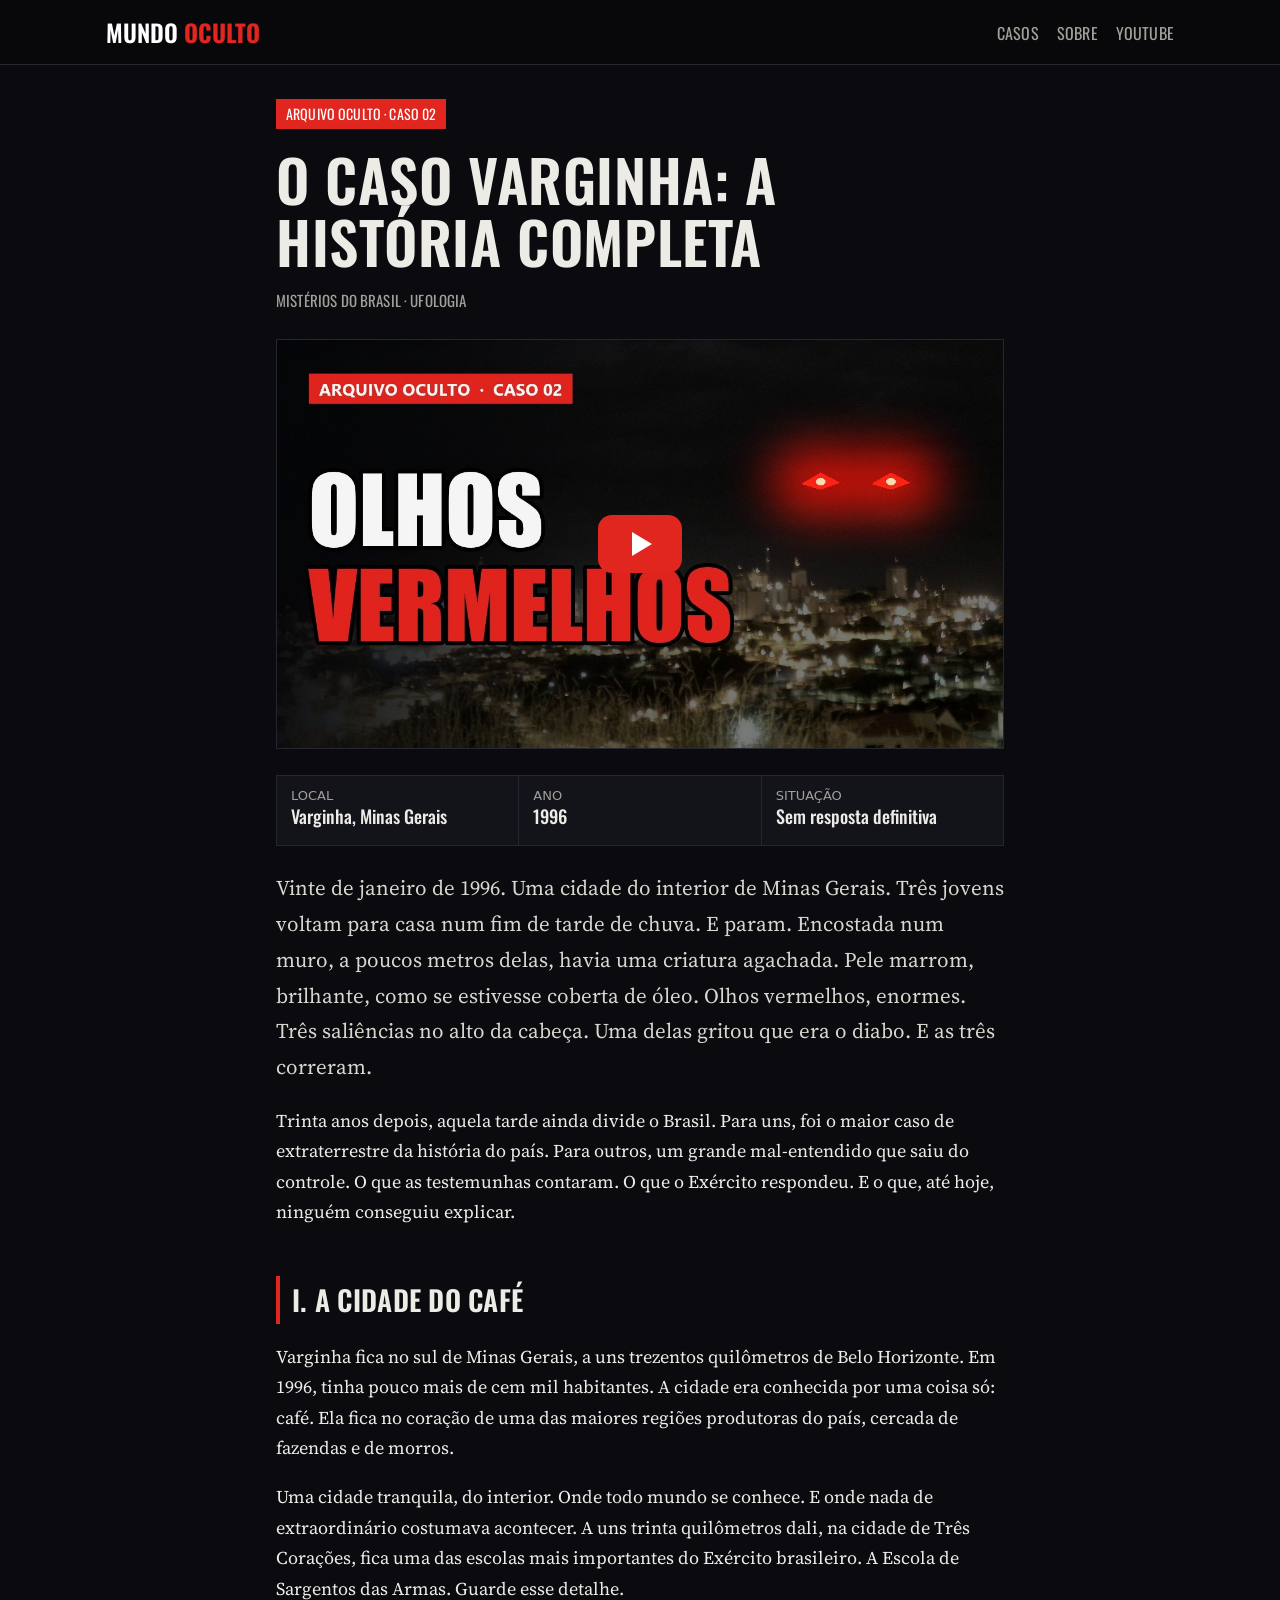
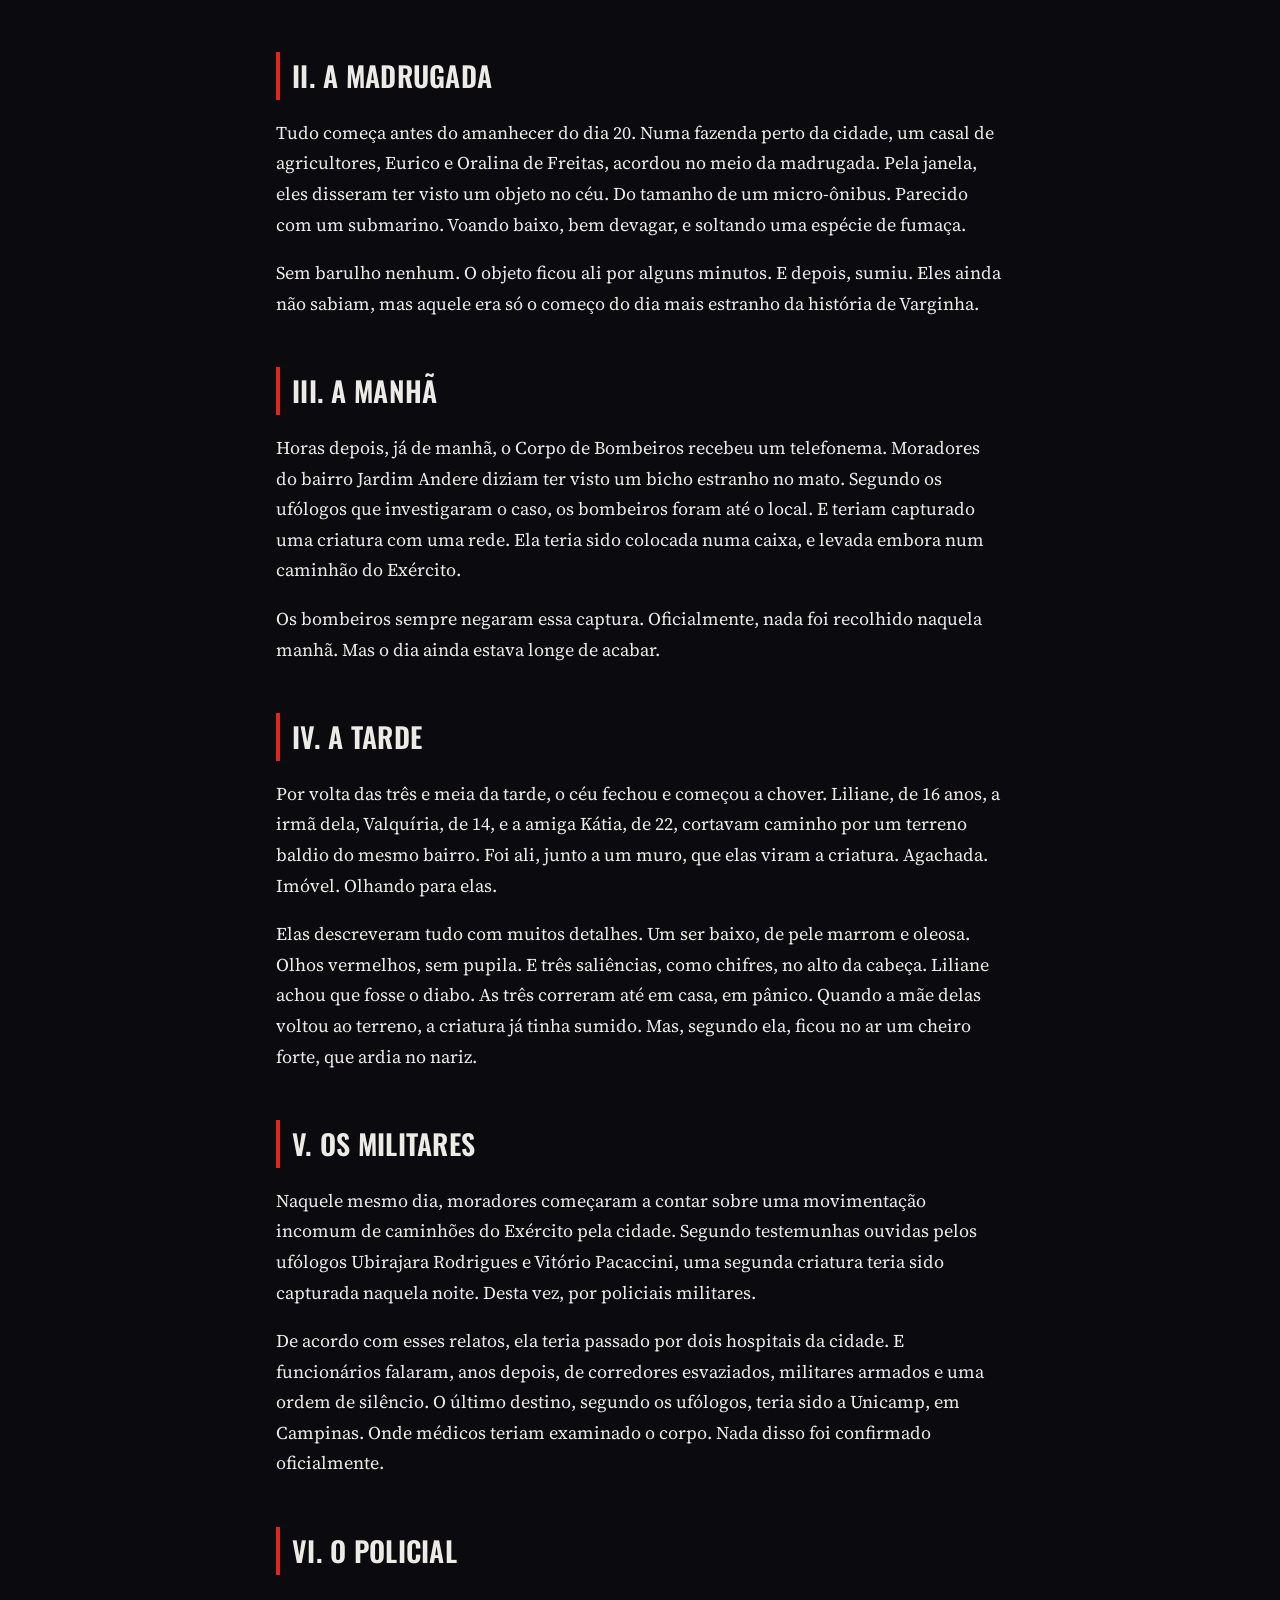
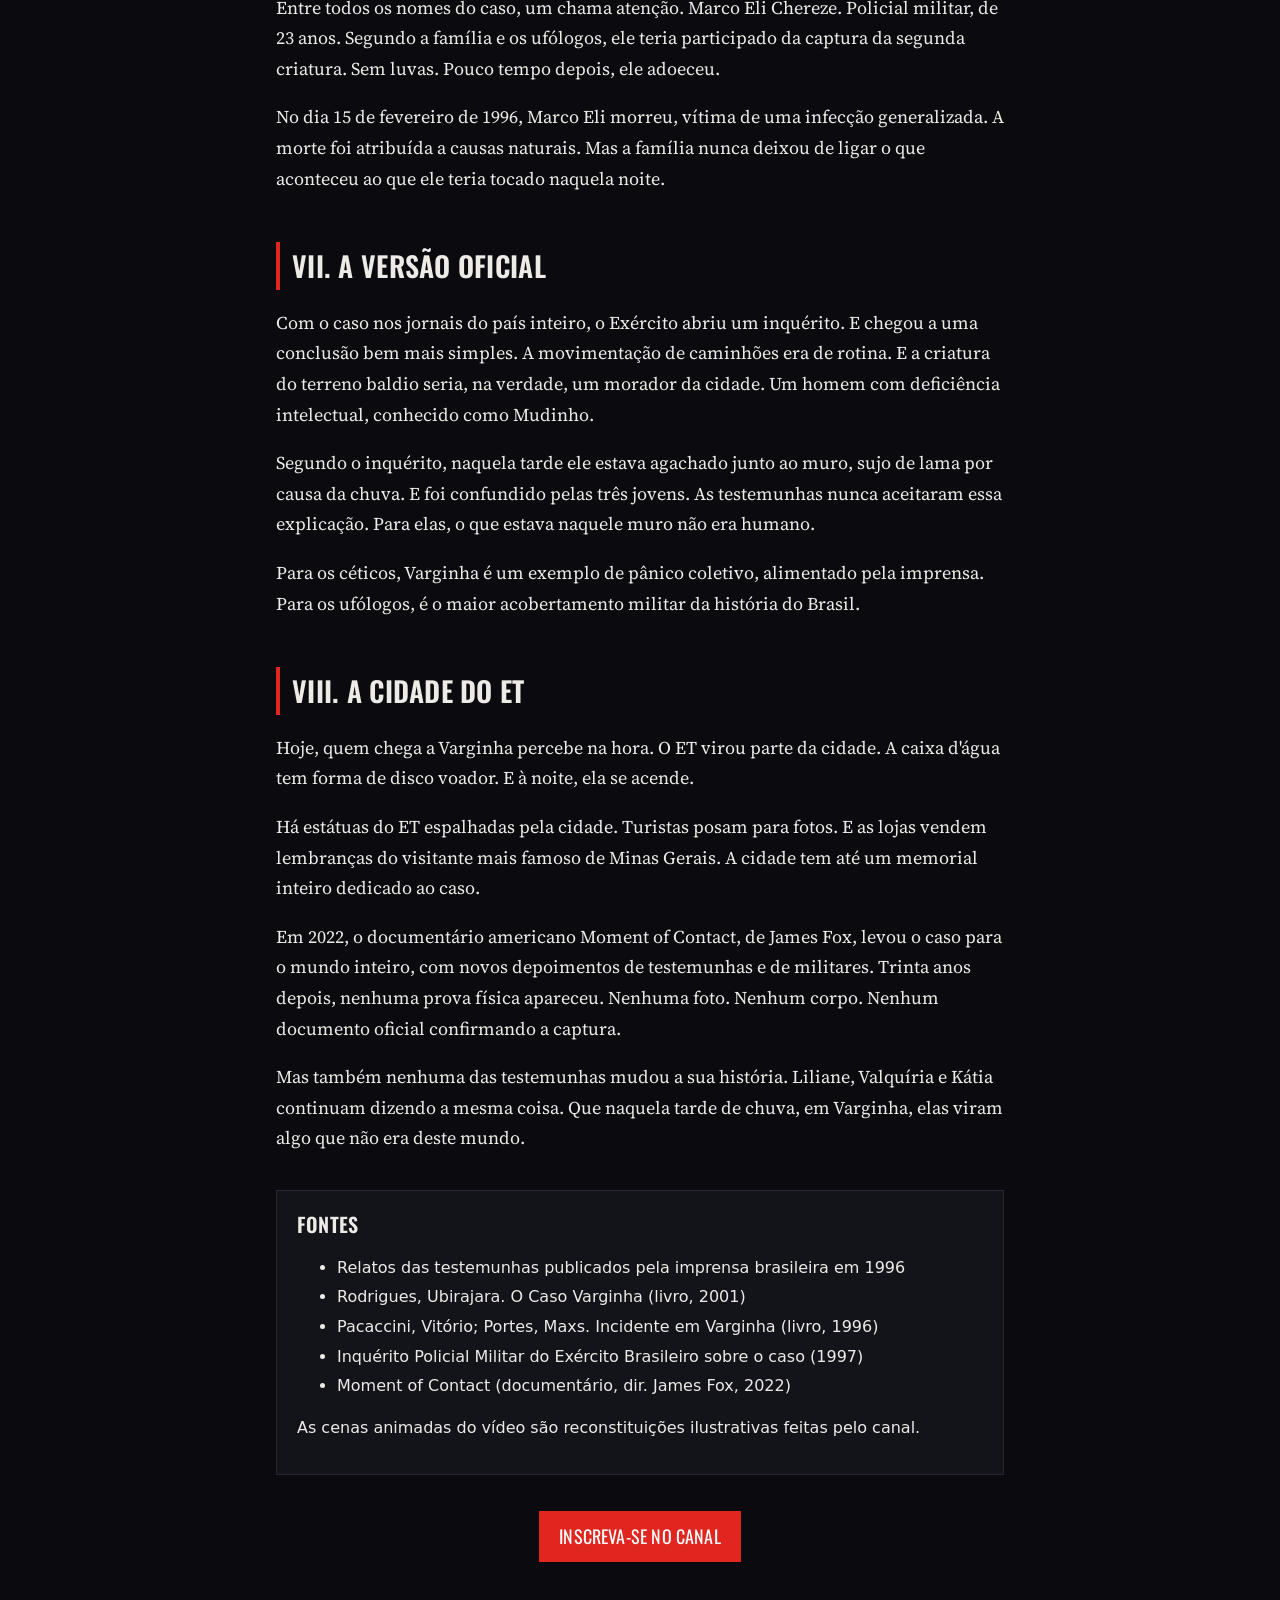
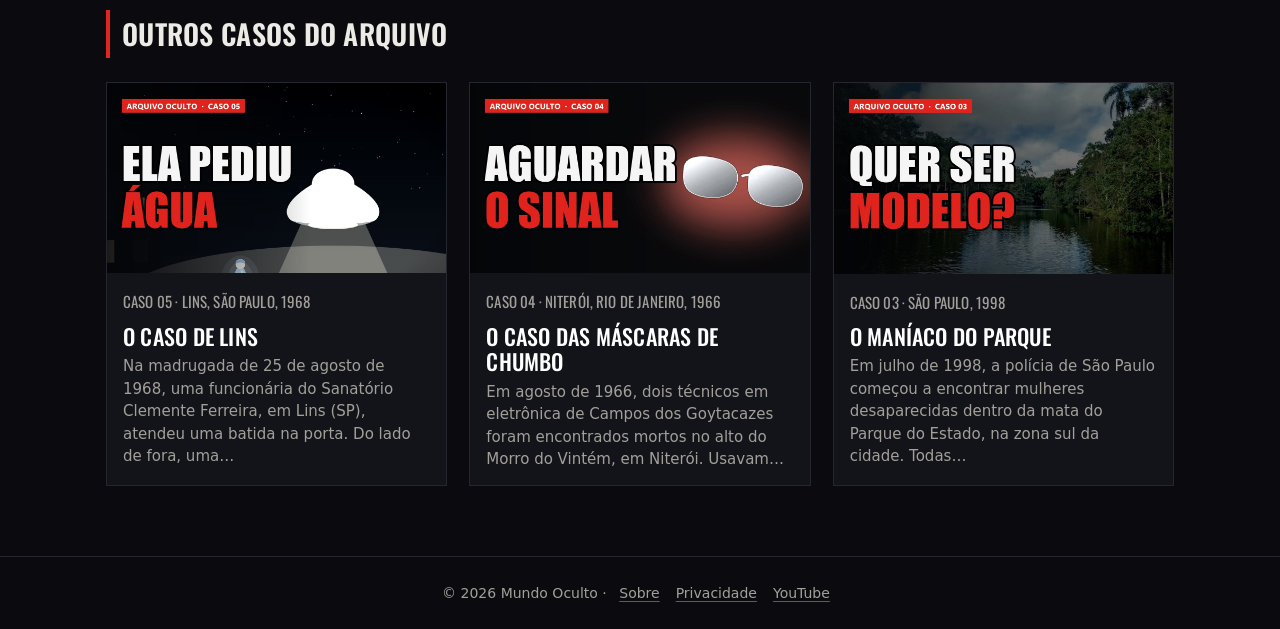
<file: casos/et-de-varginha/index.html>
<!doctype html><html lang="pt-BR"><head><meta charset="utf-8">
<meta name="viewport" content="width=device-width,initial-scale=1">
<title>O Caso Varginha: a história completa | Mundo Oculto</title><meta name="description" content="Em 20 de janeiro de 1996, três jovens disseram ter visto uma criatura de pele marrom e olhos vermelhos agachada num terreno baldio de Varginha, no sul de Mina">
<link rel="canonical" href="https://mundooculto.github.io/casos/et-de-varginha/"><meta property="og:type" content="article"><meta property="og:site_name" content="Mundo Oculto">
<meta property="og:title" content="O Caso Varginha: a história completa | Mundo Oculto"><meta property="og:description" content="Em 20 de janeiro de 1996, três jovens disseram ter visto uma criatura de pele marrom e olhos vermelhos agachada num terreno baldio de Varginha, no sul de Mina"><meta property="og:url" content="https://mundooculto.github.io/casos/et-de-varginha/"><meta property="og:image" content="https://mundooculto.github.io/img/et-de-varginha/capa.jpg">
<meta name="twitter:card" content="summary_large_image"><meta name="theme-color" content="#0b0b0f">
<link rel="icon" href="/favicon.svg" type="image/svg+xml">
<link rel="preconnect" href="https://fonts.googleapis.com"><link rel="preconnect" href="https://fonts.gstatic.com" crossorigin>
<link href="https://fonts.googleapis.com/css2?family=Oswald:wght@500;600&family=Source+Serif+4:opsz,wght@8..60,400;8..60,600&display=swap" rel="stylesheet">
<link rel="stylesheet" href="/estilo.css"><script type="application/ld+json">{"@context": "https://schema.org", "@type": "Article", "headline": "O Caso Varginha: a história completa", "description": "Em 20 de janeiro de 1996, três jovens disseram ter visto uma criatura de pele marrom e olhos vermelhos agachada num terreno baldio de Varginha, no sul de Minas Gerais. Naquele mesmo dia houve relatos de um objeto no céu, de capturas feitas por bombeiros e militares e de hospitais em silêncio. Neste episódio do Arquivo Oculto, a história completa do Caso Varginha: o que as testemunhas contaram, o que o Exército respondeu e o que ainda não fecha, 30 anos depois.", "image": "https://mundooculto.github.io/img/et-de-varginha/capa.jpg", "datePublished": "2026-11-18T19:00:00-03:00", "inLanguage": "pt-BR", "author": {"@type": "Organization", "name": "Mundo Oculto", "url": "https://www.youtube.com/@mundoocultoecurioso"}, "publisher": {"@type": "Organization", "name": "Mundo Oculto"}, "mainEntityOfPage": "https://mundooculto.github.io/casos/et-de-varginha/", "video": {"@type": "VideoObject", "name": "O que 3 jovens viram em Varginha em 1996? O caso do ET", "description": "Em 20 de janeiro de 1996, três jovens disseram ter visto uma criatura de pele marrom e olhos vermelhos agachada num terreno baldio de Varginha, no sul de Minas Gerais. Naquele mesmo dia houve relatos de um objeto no céu, de capturas feitas por bombeiros e militares e de hospitais em silêncio. Neste episódio do Arquivo Oculto, a história completa do Caso Varginha: o que as testemunhas contaram, o que o Exército respondeu e o que ainda não fecha, 30 anos depois.", "thumbnailUrl": "https://mundooculto.github.io/img/et-de-varginha/capa.jpg", "uploadDate": "2026-11-18T19:00:00-03:00", "embedUrl": "https://www.youtube.com/embed/yb4nlKJC6pM", "contentUrl": "https://www.youtube.com/watch?v=yb4nlKJC6pM"}}</script></head><body>
<header class="top"><div class="in"><a class="logo" href="/">Mundo <b>Oculto</b></a>
<nav><a href="/#casos">Casos</a><a href="/sobre/">Sobre</a><a href="https://www.youtube.com/@mundoocultoecurioso?sub_confirmation=1" rel="noopener">YouTube</a></nav></div></header>
<main class="wrap"><article>
<p style="margin-top:34px"><span class="selo">Arquivo Oculto · Caso 02</span></p>
<h1>O Caso Varginha: a história completa</h1><p class="meta">Mistérios do Brasil · Ufologia</p>
<div class="video" data-id="yb4nlKJC6pM" data-t="O que 3 jovens viram em Varginha em 1996? O caso do ET" style="background-image:url(/img/et-de-varginha/capa.jpg)"><button class="play" aria-label="Assistir o vídeo"></button></div>
<div class="ficha"><div><span>Local</span><b>Varginha, Minas Gerais</b></div><div><span>Ano</span><b>1996</b></div><div><span>Situação</span><b>Sem resposta definitiva</b></div></div>
<p class="lead">Vinte de janeiro de 1996. Uma cidade do interior de Minas Gerais. Três jovens voltam para casa num fim de tarde de chuva. E param. Encostada num muro, a poucos metros delas, havia uma criatura agachada. Pele marrom, brilhante, como se estivesse coberta de óleo. Olhos vermelhos, enormes. Três saliências no alto da cabeça. Uma delas gritou que era o diabo. E as três correram.</p><p>Trinta anos depois, aquela tarde ainda divide o Brasil. Para uns, foi o maior caso de extraterrestre da história do país. Para outros, um grande mal-entendido que saiu do controle. O que as testemunhas contaram. O que o Exército respondeu. E o que, até hoje, ninguém conseguiu explicar.</p><h2>I. A cidade do café</h2><p>Varginha fica no sul de Minas Gerais, a uns trezentos quilômetros de Belo Horizonte. Em 1996, tinha pouco mais de cem mil habitantes. A cidade era conhecida por uma coisa só: café. Ela fica no coração de uma das maiores regiões produtoras do país, cercada de fazendas e de morros.</p><p>Uma cidade tranquila, do interior. Onde todo mundo se conhece. E onde nada de extraordinário costumava acontecer. A uns trinta quilômetros dali, na cidade de Três Corações, fica uma das escolas mais importantes do Exército brasileiro. A Escola de Sargentos das Armas. Guarde esse detalhe.</p><h2>II. A madrugada</h2><p>Tudo começa antes do amanhecer do dia 20. Numa fazenda perto da cidade, um casal de agricultores, Eurico e Oralina de Freitas, acordou no meio da madrugada. Pela janela, eles disseram ter visto um objeto no céu. Do tamanho de um micro-ônibus. Parecido com um submarino. Voando baixo, bem devagar, e soltando uma espécie de fumaça.</p><p>Sem barulho nenhum. O objeto ficou ali por alguns minutos. E depois, sumiu. Eles ainda não sabiam, mas aquele era só o começo do dia mais estranho da história de Varginha.</p><h2>III. A manhã</h2><p>Horas depois, já de manhã, o Corpo de Bombeiros recebeu um telefonema. Moradores do bairro Jardim Andere diziam ter visto um bicho estranho no mato. Segundo os ufólogos que investigaram o caso, os bombeiros foram até o local. E teriam capturado uma criatura com uma rede. Ela teria sido colocada numa caixa, e levada embora num caminhão do Exército.</p><p>Os bombeiros sempre negaram essa captura. Oficialmente, nada foi recolhido naquela manhã. Mas o dia ainda estava longe de acabar.</p><h2>IV. A tarde</h2><p>Por volta das três e meia da tarde, o céu fechou e começou a chover. Liliane, de 16 anos, a irmã dela, Valquíria, de 14, e a amiga Kátia, de 22, cortavam caminho por um terreno baldio do mesmo bairro. Foi ali, junto a um muro, que elas viram a criatura. Agachada. Imóvel. Olhando para elas.</p><p>Elas descreveram tudo com muitos detalhes. Um ser baixo, de pele marrom e oleosa. Olhos vermelhos, sem pupila. E três saliências, como chifres, no alto da cabeça. Liliane achou que fosse o diabo. As três correram até em casa, em pânico. Quando a mãe delas voltou ao terreno, a criatura já tinha sumido. Mas, segundo ela, ficou no ar um cheiro forte, que ardia no nariz.</p><h2>V. Os militares</h2><p>Naquele mesmo dia, moradores começaram a contar sobre uma movimentação incomum de caminhões do Exército pela cidade. Segundo testemunhas ouvidas pelos ufólogos Ubirajara Rodrigues e Vitório Pacaccini, uma segunda criatura teria sido capturada naquela noite. Desta vez, por policiais militares.</p><p>De acordo com esses relatos, ela teria passado por dois hospitais da cidade. E funcionários falaram, anos depois, de corredores esvaziados, militares armados e uma ordem de silêncio. O último destino, segundo os ufólogos, teria sido a Unicamp, em Campinas. Onde médicos teriam examinado o corpo. Nada disso foi confirmado oficialmente.</p><h2>VI. O policial</h2><p>Entre todos os nomes do caso, um chama atenção. Marco Eli Chereze. Policial militar, de 23 anos. Segundo a família e os ufólogos, ele teria participado da captura da segunda criatura. Sem luvas. Pouco tempo depois, ele adoeceu.</p><p>No dia 15 de fevereiro de 1996, Marco Eli morreu, vítima de uma infecção generalizada. A morte foi atribuída a causas naturais. Mas a família nunca deixou de ligar o que aconteceu ao que ele teria tocado naquela noite.</p><h2>VII. A versão oficial</h2><p>Com o caso nos jornais do país inteiro, o Exército abriu um inquérito. E chegou a uma conclusão bem mais simples. A movimentação de caminhões era de rotina. E a criatura do terreno baldio seria, na verdade, um morador da cidade. Um homem com deficiência intelectual, conhecido como Mudinho.</p><p>Segundo o inquérito, naquela tarde ele estava agachado junto ao muro, sujo de lama por causa da chuva. E foi confundido pelas três jovens. As testemunhas nunca aceitaram essa explicação. Para elas, o que estava naquele muro não era humano.</p><p>Para os céticos, Varginha é um exemplo de pânico coletivo, alimentado pela imprensa. Para os ufólogos, é o maior acobertamento militar da história do Brasil.</p><h2>VIII. A cidade do ET</h2><p>Hoje, quem chega a Varginha percebe na hora. O ET virou parte da cidade. A caixa d&#x27;água tem forma de disco voador. E à noite, ela se acende.</p><p>Há estátuas do ET espalhadas pela cidade. Turistas posam para fotos. E as lojas vendem lembranças do visitante mais famoso de Minas Gerais. A cidade tem até um memorial inteiro dedicado ao caso.</p><p>Em 2022, o documentário americano Moment of Contact, de James Fox, levou o caso para o mundo inteiro, com novos depoimentos de testemunhas e de militares. Trinta anos depois, nenhuma prova física apareceu. Nenhuma foto. Nenhum corpo. Nenhum documento oficial confirmando a captura.</p><p>Mas também nenhuma das testemunhas mudou a sua história. Liliane, Valquíria e Kátia continuam dizendo a mesma coisa. Que naquela tarde de chuva, em Varginha, elas viram algo que não era deste mundo.</p>
<div class="box"><h3>Fontes</h3><ul><li>Relatos das testemunhas publicados pela imprensa brasileira em 1996</li><li>Rodrigues, Ubirajara. O Caso Varginha (livro, 2001)</li><li>Pacaccini, Vitório; Portes, Maxs. Incidente em Varginha (livro, 1996)</li><li>Inquérito Policial Militar do Exército Brasileiro sobre o caso (1997)</li><li>Moment of Contact (documentário, dir. James Fox, 2022)</li></ul><p>As cenas animadas do vídeo são reconstituições ilustrativas feitas pelo canal.</p></div>
<p style="text-align:center"><a class="btn" href="https://www.youtube.com/@mundoocultoecurioso?sub_confirmation=1" rel="noopener">Inscreva-se no canal</a></p>
</article></main><section class="larga"><h2>Outros casos do arquivo</h2><div class="grid"><a class="card" href="/casos/caso-de-lins/"><img src="/img/caso-de-lins/capa.jpg" alt="" loading="lazy" width="1280" height="720"><div class="tx"><span class="meta">Caso 05 · Lins, São Paulo, 1968</span><h3>O Caso de Lins</h3><p>Na madrugada de 25 de agosto de 1968, uma funcionária do Sanatório Clemente Ferreira, em Lins (SP), atendeu uma batida na porta. Do lado de fora, uma…</p></div></a><a class="card" href="/casos/mascaras-de-chumbo/"><img src="/img/mascaras-de-chumbo/capa.jpg" alt="" loading="lazy" width="1280" height="720"><div class="tx"><span class="meta">Caso 04 · Niterói, Rio de Janeiro, 1966</span><h3>O Caso das Máscaras de Chumbo</h3><p>Em agosto de 1966, dois técnicos em eletrônica de Campos dos Goytacazes foram encontrados mortos no alto do Morro do Vintém, em Niterói. Usavam…</p></div></a><a class="card" href="/casos/maniaco-do-parque/"><img src="/img/maniaco-do-parque/capa.jpg" alt="" loading="lazy" width="1280" height="720"><div class="tx"><span class="meta">Caso 03 · São Paulo, 1998</span><h3>O Maníaco do Parque</h3><p>Em julho de 1998, a polícia de São Paulo começou a encontrar mulheres desaparecidas dentro da mata do Parque do Estado, na zona sul da cidade. Todas…</p></div></a></div></section>
<footer>© 2026 Mundo Oculto · <a href="/sobre/">Sobre</a><a href="/privacidade/">Privacidade</a><a href="https://www.youtube.com/@mundoocultoecurioso">YouTube</a></footer>
<script>document.querySelectorAll('.video[data-id]').forEach(function(v){v.addEventListener('click',function(){
var f=document.createElement('iframe');f.src='https://www.youtube-nocookie.com/embed/'+v.dataset.id+'?autoplay=1&rel=0';
f.allow='accelerometer; autoplay; encrypted-media; gyroscope; picture-in-picture';f.allowFullscreen=true;f.title=v.dataset.t||'Vídeo';
v.innerHTML='';v.appendChild(f);},{once:true});});</script></body></html>
</file>
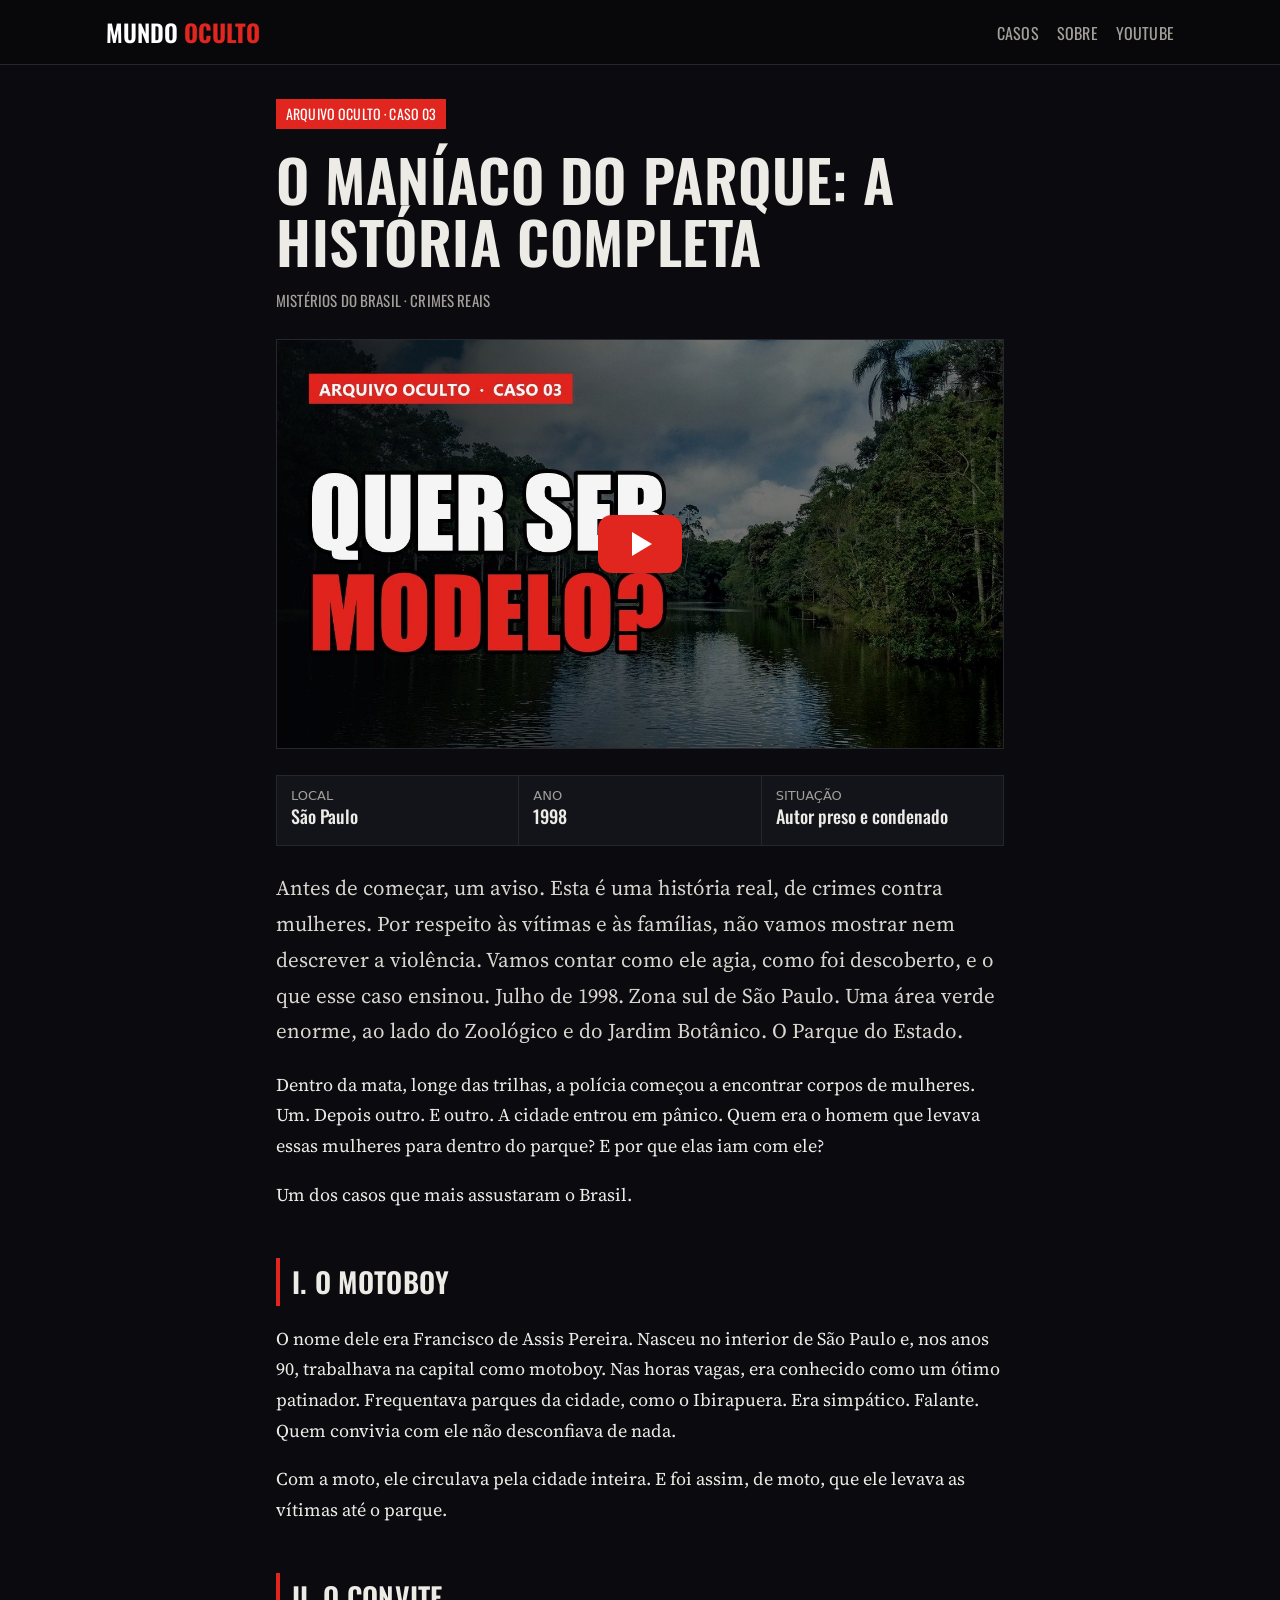
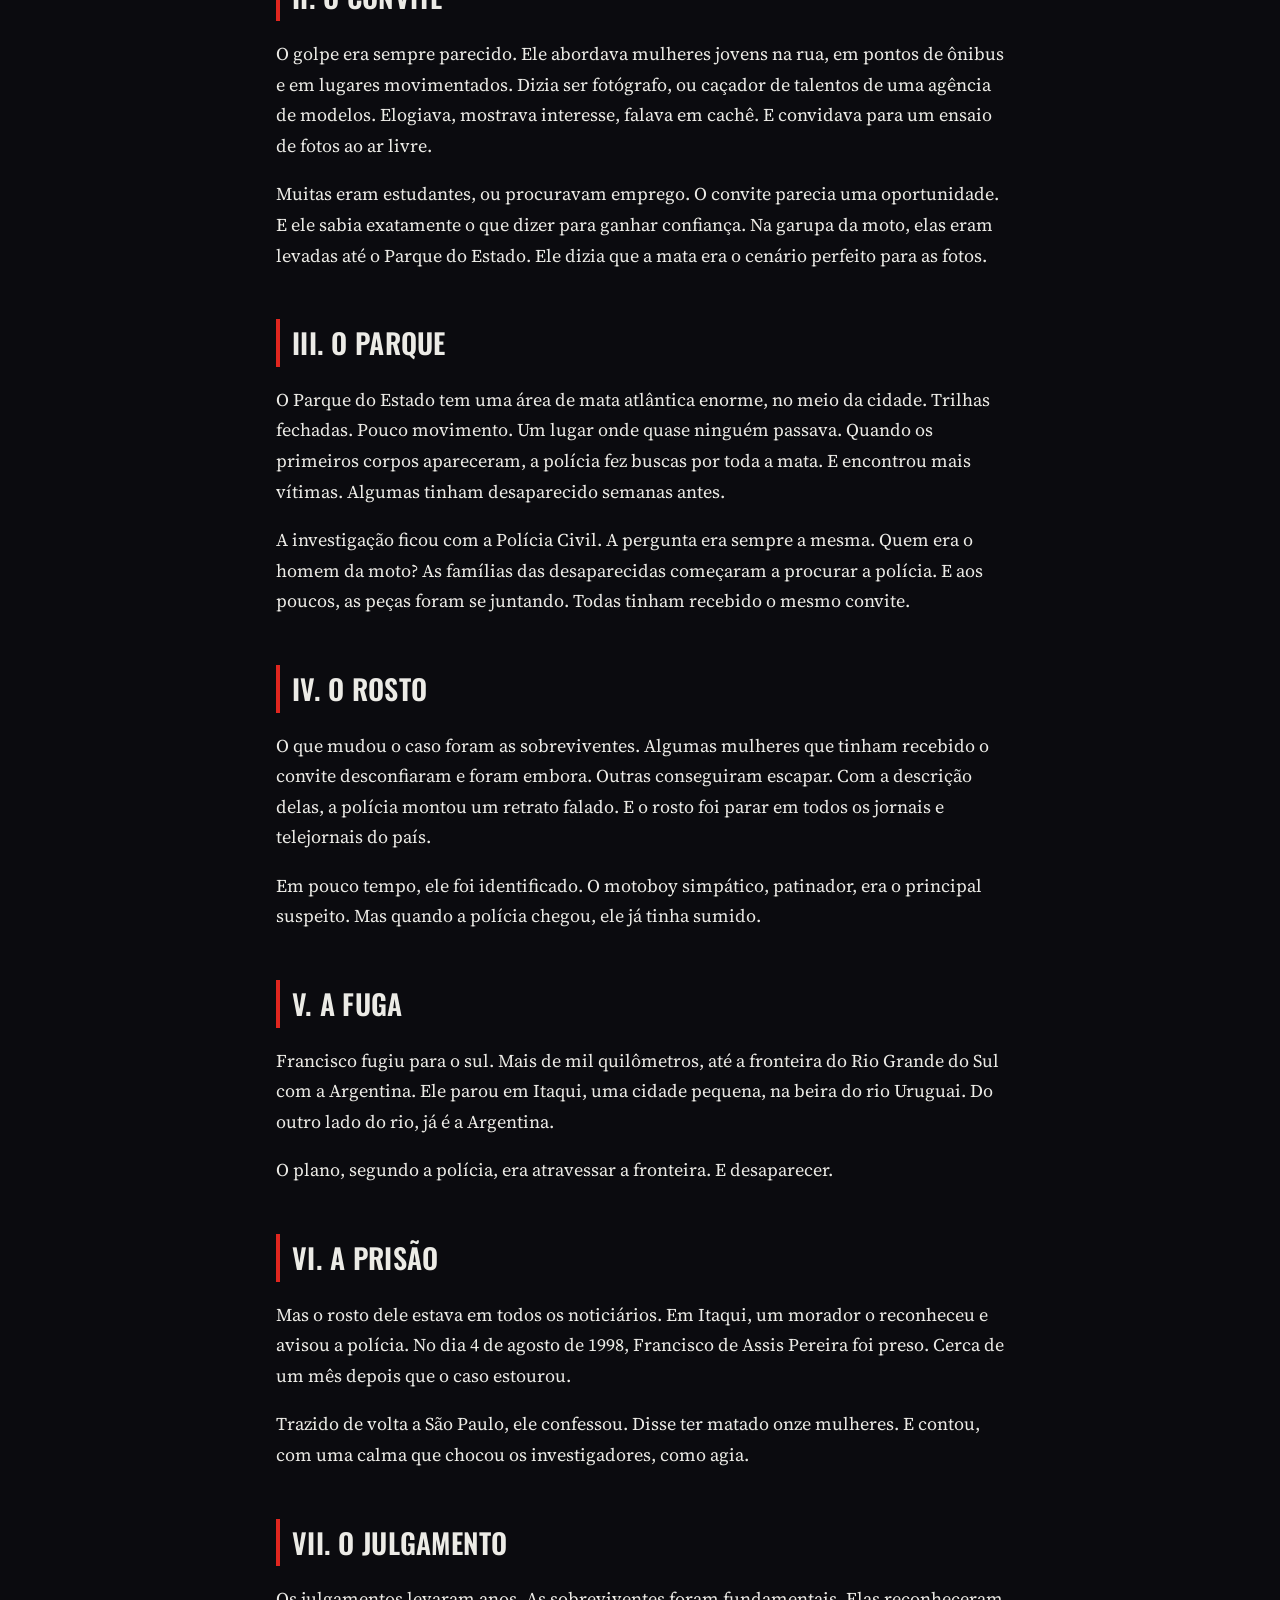
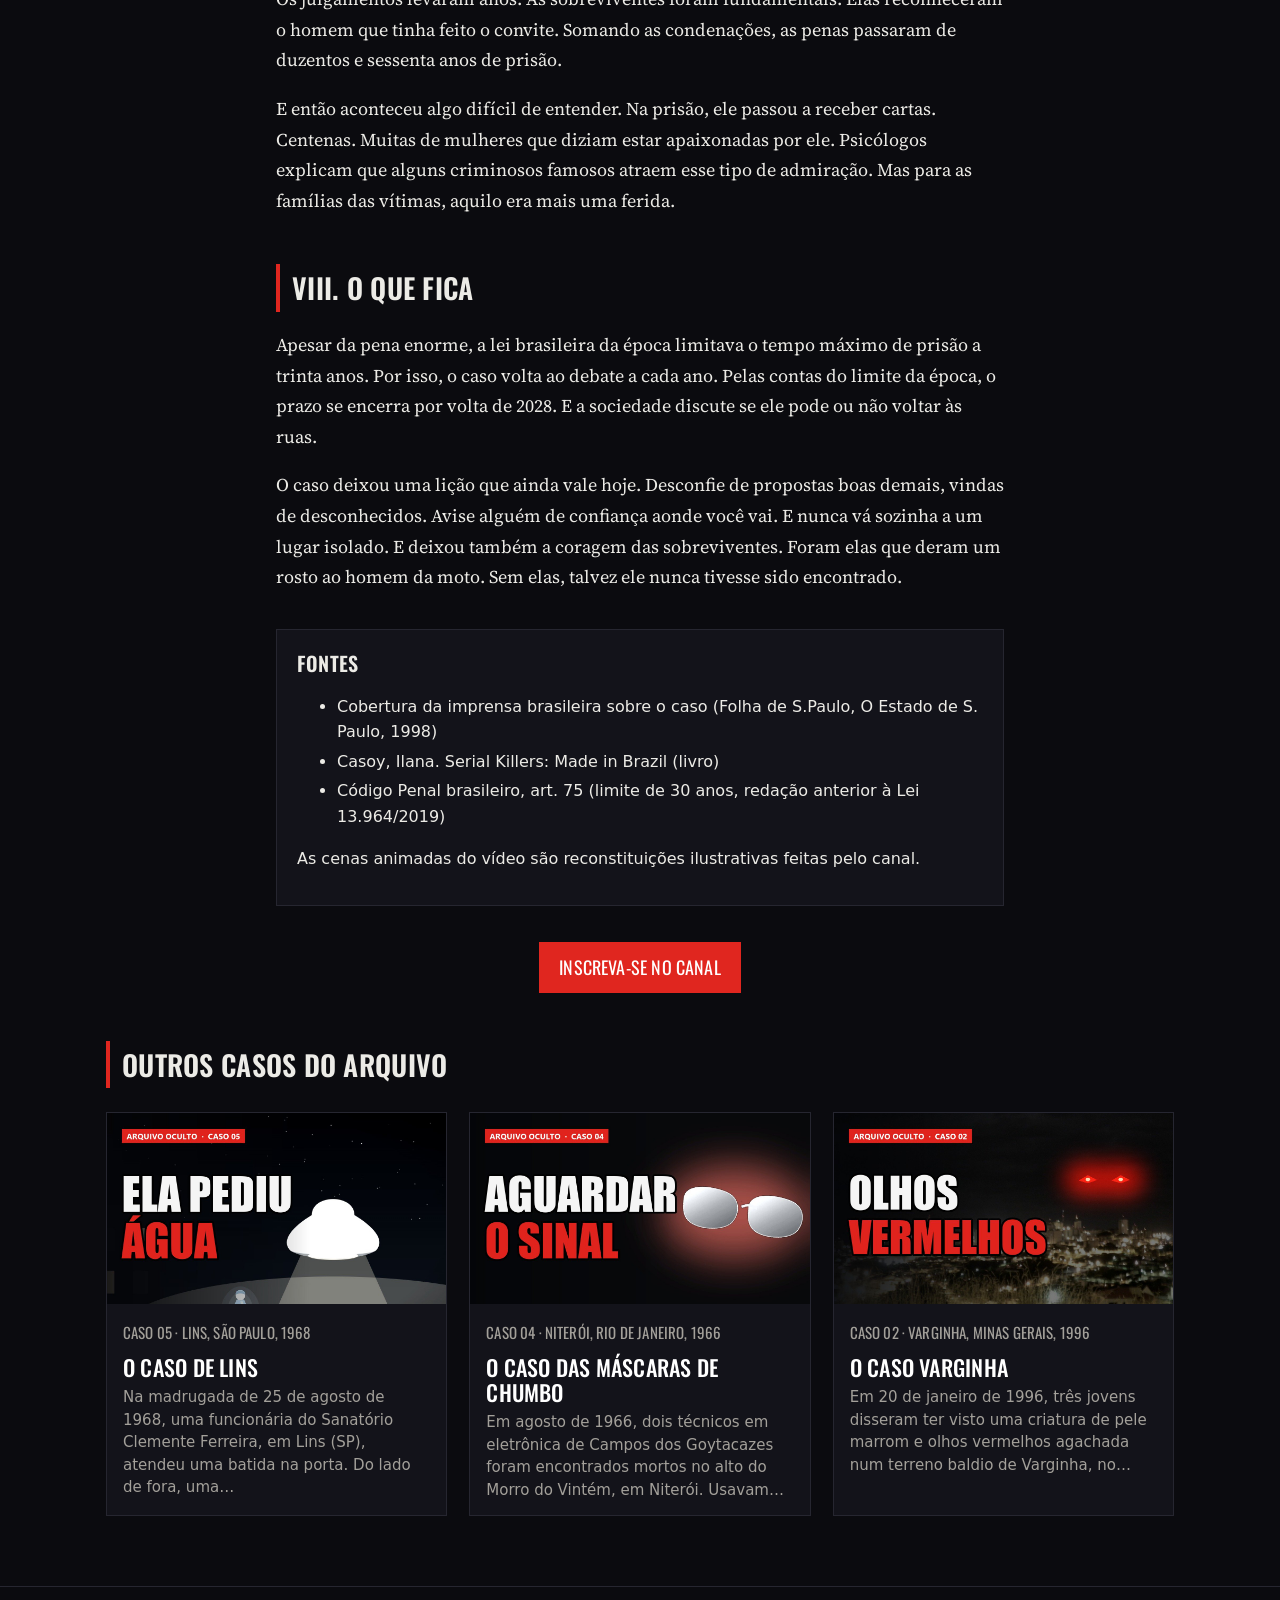
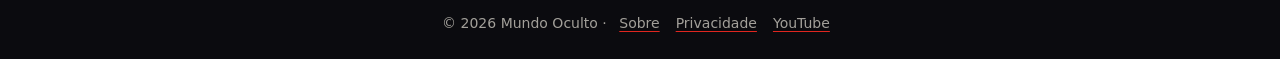
<file: casos/maniaco-do-parque/index.html>
<!doctype html><html lang="pt-BR"><head><meta charset="utf-8">
<meta name="viewport" content="width=device-width,initial-scale=1">
<title>O Maníaco do Parque: a história completa | Mundo Oculto</title><meta name="description" content="Em julho de 1998, a polícia de São Paulo começou a encontrar mulheres desaparecidas dentro da mata do Parque do Estado, na zona sul da cidade. Todas tinham re">
<link rel="canonical" href="https://mundooculto.github.io/casos/maniaco-do-parque/"><meta property="og:type" content="article"><meta property="og:site_name" content="Mundo Oculto">
<meta property="og:title" content="O Maníaco do Parque: a história completa | Mundo Oculto"><meta property="og:description" content="Em julho de 1998, a polícia de São Paulo começou a encontrar mulheres desaparecidas dentro da mata do Parque do Estado, na zona sul da cidade. Todas tinham re"><meta property="og:url" content="https://mundooculto.github.io/casos/maniaco-do-parque/"><meta property="og:image" content="https://mundooculto.github.io/img/maniaco-do-parque/capa.jpg">
<meta name="twitter:card" content="summary_large_image"><meta name="theme-color" content="#0b0b0f">
<link rel="icon" href="/favicon.svg" type="image/svg+xml">
<link rel="preconnect" href="https://fonts.googleapis.com"><link rel="preconnect" href="https://fonts.gstatic.com" crossorigin>
<link href="https://fonts.googleapis.com/css2?family=Oswald:wght@500;600&family=Source+Serif+4:opsz,wght@8..60,400;8..60,600&display=swap" rel="stylesheet">
<link rel="stylesheet" href="/estilo.css"><script type="application/ld+json">{"@context": "https://schema.org", "@type": "Article", "headline": "O Maníaco do Parque: a história completa", "description": "Em julho de 1998, a polícia de São Paulo começou a encontrar mulheres desaparecidas dentro da mata do Parque do Estado, na zona sul da cidade. Todas tinham recebido o mesmo convite: um ensaio de fotos para ser modelo. Neste episódio do Arquivo Oculto, a história completa do Maníaco do Parque: o golpe, a investigação, a fuga até a fronteira, a prisão em Itaqui e o julgamento. Uma história contada com respeito às vítimas e centrada nas sobreviventes, que foram decisivas para o caso.", "image": "https://mundooculto.github.io/img/maniaco-do-parque/capa.jpg", "datePublished": "2026-11-20T19:00:00-03:00", "inLanguage": "pt-BR", "author": {"@type": "Organization", "name": "Mundo Oculto", "url": "https://www.youtube.com/@mundoocultoecurioso"}, "publisher": {"@type": "Organization", "name": "Mundo Oculto"}, "mainEntityOfPage": "https://mundooculto.github.io/casos/maniaco-do-parque/", "video": {"@type": "VideoObject", "name": "Maníaco do Parque: as sobreviventes que o levaram à prisão", "description": "Em julho de 1998, a polícia de São Paulo começou a encontrar mulheres desaparecidas dentro da mata do Parque do Estado, na zona sul da cidade. Todas tinham recebido o mesmo convite: um ensaio de fotos para ser modelo. Neste episódio do Arquivo Oculto, a história completa do Maníaco do Parque: o golpe, a investigação, a fuga até a fronteira, a prisão em Itaqui e o julgamento. Uma história contada com respeito às vítimas e centrada nas sobreviventes, que foram decisivas para o caso.", "thumbnailUrl": "https://mundooculto.github.io/img/maniaco-do-parque/capa.jpg", "uploadDate": "2026-11-20T19:00:00-03:00", "embedUrl": "https://www.youtube.com/embed/ji2_Al94LLw", "contentUrl": "https://www.youtube.com/watch?v=ji2_Al94LLw"}}</script></head><body>
<header class="top"><div class="in"><a class="logo" href="/">Mundo <b>Oculto</b></a>
<nav><a href="/#casos">Casos</a><a href="/sobre/">Sobre</a><a href="https://www.youtube.com/@mundoocultoecurioso?sub_confirmation=1" rel="noopener">YouTube</a></nav></div></header>
<main class="wrap"><article>
<p style="margin-top:34px"><span class="selo">Arquivo Oculto · Caso 03</span></p>
<h1>O Maníaco do Parque: a história completa</h1><p class="meta">Mistérios do Brasil · Crimes reais</p>
<div class="video" data-id="ji2_Al94LLw" data-t="Maníaco do Parque: as sobreviventes que o levaram à prisão" style="background-image:url(/img/maniaco-do-parque/capa.jpg)"><button class="play" aria-label="Assistir o vídeo"></button></div>
<div class="ficha"><div><span>Local</span><b>São Paulo</b></div><div><span>Ano</span><b>1998</b></div><div><span>Situação</span><b>Autor preso e condenado</b></div></div>
<p class="lead">Antes de começar, um aviso. Esta é uma história real, de crimes contra mulheres. Por respeito às vítimas e às famílias, não vamos mostrar nem descrever a violência. Vamos contar como ele agia, como foi descoberto, e o que esse caso ensinou. Julho de 1998. Zona sul de São Paulo. Uma área verde enorme, ao lado do Zoológico e do Jardim Botânico. O Parque do Estado.</p><p>Dentro da mata, longe das trilhas, a polícia começou a encontrar corpos de mulheres. Um. Depois outro. E outro. A cidade entrou em pânico. Quem era o homem que levava essas mulheres para dentro do parque? E por que elas iam com ele?</p><p>Um dos casos que mais assustaram o Brasil.</p><h2>I. O motoboy</h2><p>O nome dele era Francisco de Assis Pereira. Nasceu no interior de São Paulo e, nos anos 90, trabalhava na capital como motoboy. Nas horas vagas, era conhecido como um ótimo patinador. Frequentava parques da cidade, como o Ibirapuera. Era simpático. Falante. Quem convivia com ele não desconfiava de nada.</p><p>Com a moto, ele circulava pela cidade inteira. E foi assim, de moto, que ele levava as vítimas até o parque.</p><h2>II. O convite</h2><p>O golpe era sempre parecido. Ele abordava mulheres jovens na rua, em pontos de ônibus e em lugares movimentados. Dizia ser fotógrafo, ou caçador de talentos de uma agência de modelos. Elogiava, mostrava interesse, falava em cachê. E convidava para um ensaio de fotos ao ar livre.</p><p>Muitas eram estudantes, ou procuravam emprego. O convite parecia uma oportunidade. E ele sabia exatamente o que dizer para ganhar confiança. Na garupa da moto, elas eram levadas até o Parque do Estado. Ele dizia que a mata era o cenário perfeito para as fotos.</p><h2>III. O parque</h2><p>O Parque do Estado tem uma área de mata atlântica enorme, no meio da cidade. Trilhas fechadas. Pouco movimento. Um lugar onde quase ninguém passava. Quando os primeiros corpos apareceram, a polícia fez buscas por toda a mata. E encontrou mais vítimas. Algumas tinham desaparecido semanas antes.</p><p>A investigação ficou com a Polícia Civil. A pergunta era sempre a mesma. Quem era o homem da moto? As famílias das desaparecidas começaram a procurar a polícia. E aos poucos, as peças foram se juntando. Todas tinham recebido o mesmo convite.</p><h2>IV. O rosto</h2><p>O que mudou o caso foram as sobreviventes. Algumas mulheres que tinham recebido o convite desconfiaram e foram embora. Outras conseguiram escapar. Com a descrição delas, a polícia montou um retrato falado. E o rosto foi parar em todos os jornais e telejornais do país.</p><p>Em pouco tempo, ele foi identificado. O motoboy simpático, patinador, era o principal suspeito. Mas quando a polícia chegou, ele já tinha sumido.</p><h2>V. A fuga</h2><p>Francisco fugiu para o sul. Mais de mil quilômetros, até a fronteira do Rio Grande do Sul com a Argentina. Ele parou em Itaqui, uma cidade pequena, na beira do rio Uruguai. Do outro lado do rio, já é a Argentina.</p><p>O plano, segundo a polícia, era atravessar a fronteira. E desaparecer.</p><h2>VI. A prisão</h2><p>Mas o rosto dele estava em todos os noticiários. Em Itaqui, um morador o reconheceu e avisou a polícia. No dia 4 de agosto de 1998, Francisco de Assis Pereira foi preso. Cerca de um mês depois que o caso estourou.</p><p>Trazido de volta a São Paulo, ele confessou. Disse ter matado onze mulheres. E contou, com uma calma que chocou os investigadores, como agia.</p><h2>VII. O julgamento</h2><p>Os julgamentos levaram anos. As sobreviventes foram fundamentais. Elas reconheceram o homem que tinha feito o convite. Somando as condenações, as penas passaram de duzentos e sessenta anos de prisão.</p><p>E então aconteceu algo difícil de entender. Na prisão, ele passou a receber cartas. Centenas. Muitas de mulheres que diziam estar apaixonadas por ele. Psicólogos explicam que alguns criminosos famosos atraem esse tipo de admiração. Mas para as famílias das vítimas, aquilo era mais uma ferida.</p><h2>VIII. O que fica</h2><p>Apesar da pena enorme, a lei brasileira da época limitava o tempo máximo de prisão a trinta anos. Por isso, o caso volta ao debate a cada ano. Pelas contas do limite da época, o prazo se encerra por volta de 2028. E a sociedade discute se ele pode ou não voltar às ruas.</p><p>O caso deixou uma lição que ainda vale hoje. Desconfie de propostas boas demais, vindas de desconhecidos. Avise alguém de confiança aonde você vai. E nunca vá sozinha a um lugar isolado. E deixou também a coragem das sobreviventes. Foram elas que deram um rosto ao homem da moto. Sem elas, talvez ele nunca tivesse sido encontrado.</p>
<div class="box"><h3>Fontes</h3><ul><li>Cobertura da imprensa brasileira sobre o caso (Folha de S.Paulo, O Estado de S. Paulo, 1998)</li><li>Casoy, Ilana. Serial Killers: Made in Brazil (livro)</li><li>Código Penal brasileiro, art. 75 (limite de 30 anos, redação anterior à Lei 13.964/2019)</li></ul><p>As cenas animadas do vídeo são reconstituições ilustrativas feitas pelo canal.</p></div>
<p style="text-align:center"><a class="btn" href="https://www.youtube.com/@mundoocultoecurioso?sub_confirmation=1" rel="noopener">Inscreva-se no canal</a></p>
</article></main><section class="larga"><h2>Outros casos do arquivo</h2><div class="grid"><a class="card" href="/casos/caso-de-lins/"><img src="/img/caso-de-lins/capa.jpg" alt="" loading="lazy" width="1280" height="720"><div class="tx"><span class="meta">Caso 05 · Lins, São Paulo, 1968</span><h3>O Caso de Lins</h3><p>Na madrugada de 25 de agosto de 1968, uma funcionária do Sanatório Clemente Ferreira, em Lins (SP), atendeu uma batida na porta. Do lado de fora, uma…</p></div></a><a class="card" href="/casos/mascaras-de-chumbo/"><img src="/img/mascaras-de-chumbo/capa.jpg" alt="" loading="lazy" width="1280" height="720"><div class="tx"><span class="meta">Caso 04 · Niterói, Rio de Janeiro, 1966</span><h3>O Caso das Máscaras de Chumbo</h3><p>Em agosto de 1966, dois técnicos em eletrônica de Campos dos Goytacazes foram encontrados mortos no alto do Morro do Vintém, em Niterói. Usavam…</p></div></a><a class="card" href="/casos/et-de-varginha/"><img src="/img/et-de-varginha/capa.jpg" alt="" loading="lazy" width="1280" height="720"><div class="tx"><span class="meta">Caso 02 · Varginha, Minas Gerais, 1996</span><h3>O Caso Varginha</h3><p>Em 20 de janeiro de 1996, três jovens disseram ter visto uma criatura de pele marrom e olhos vermelhos agachada num terreno baldio de Varginha, no…</p></div></a></div></section>
<footer>© 2026 Mundo Oculto · <a href="/sobre/">Sobre</a><a href="/privacidade/">Privacidade</a><a href="https://www.youtube.com/@mundoocultoecurioso">YouTube</a></footer>
<script>document.querySelectorAll('.video[data-id]').forEach(function(v){v.addEventListener('click',function(){
var f=document.createElement('iframe');f.src='https://www.youtube-nocookie.com/embed/'+v.dataset.id+'?autoplay=1&rel=0';
f.allow='accelerometer; autoplay; encrypted-media; gyroscope; picture-in-picture';f.allowFullscreen=true;f.title=v.dataset.t||'Vídeo';
v.innerHTML='';v.appendChild(f);},{once:true});});</script></body></html>
</file>
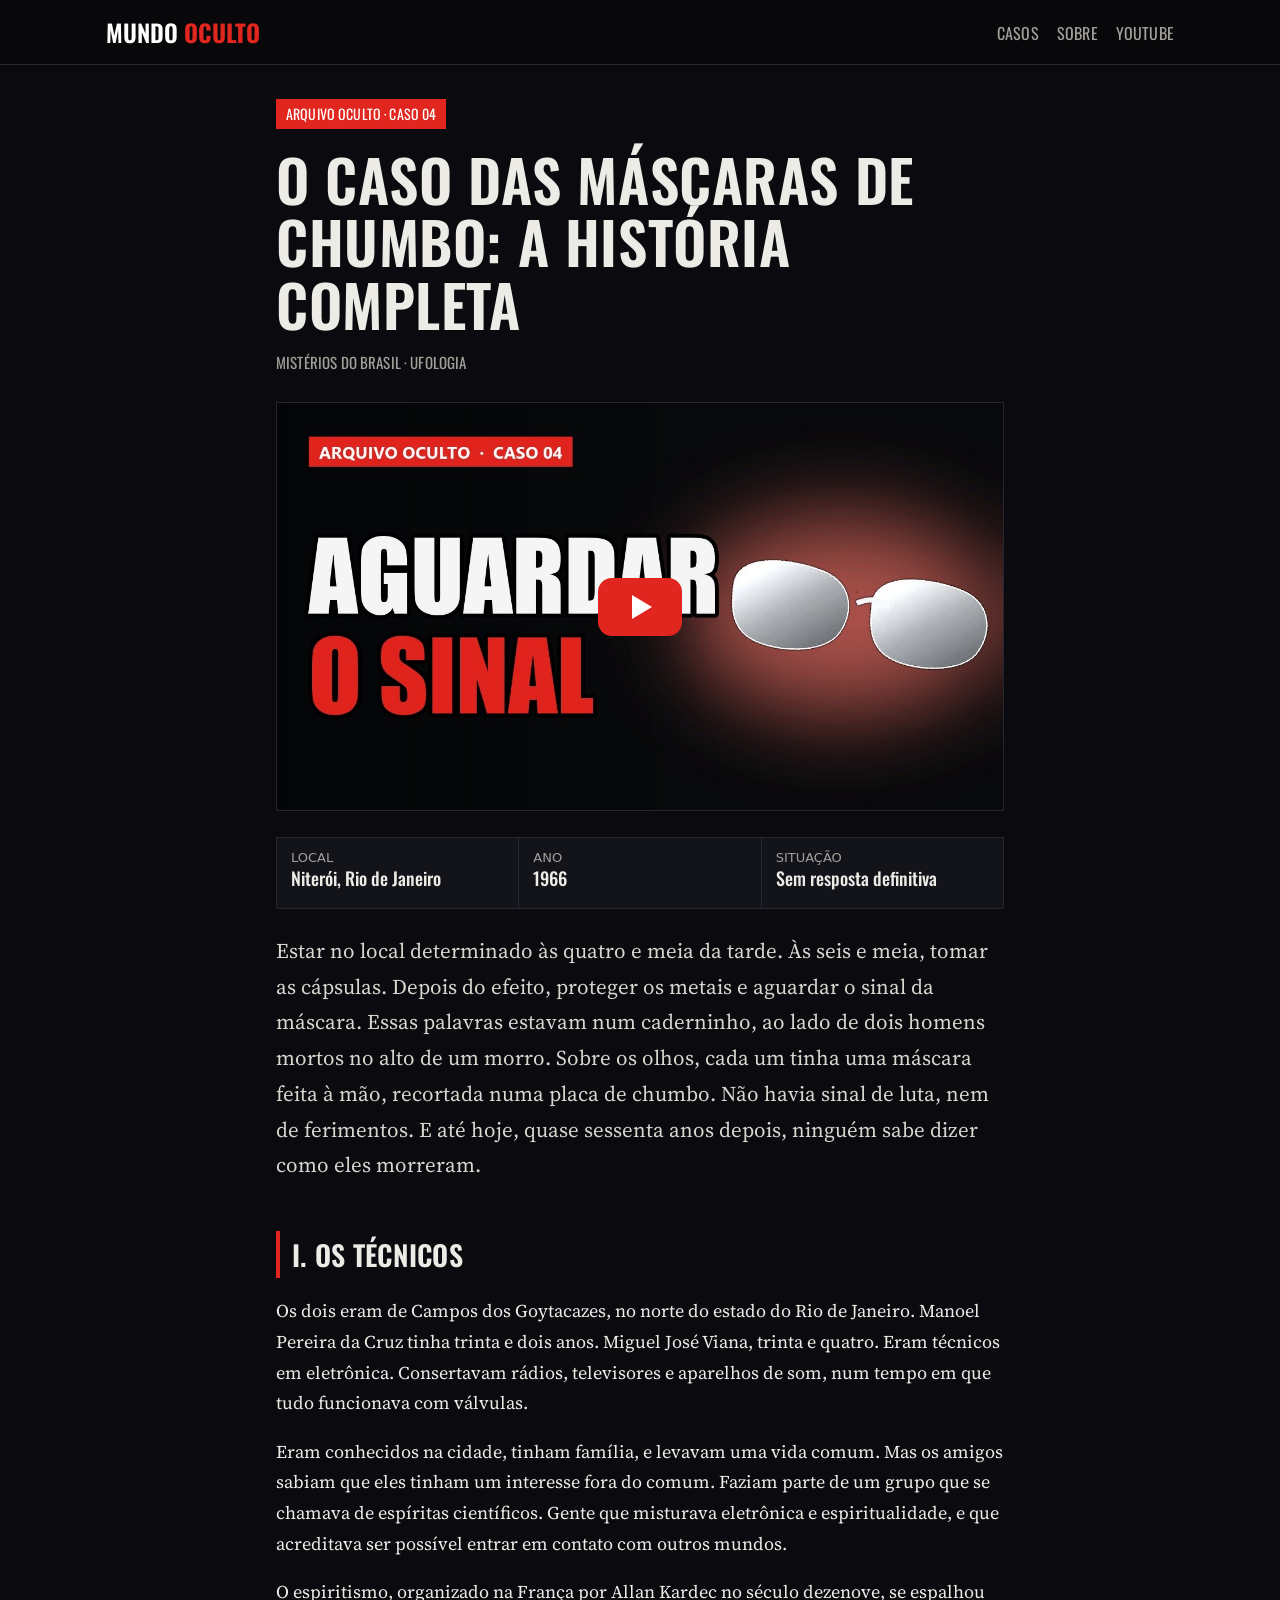
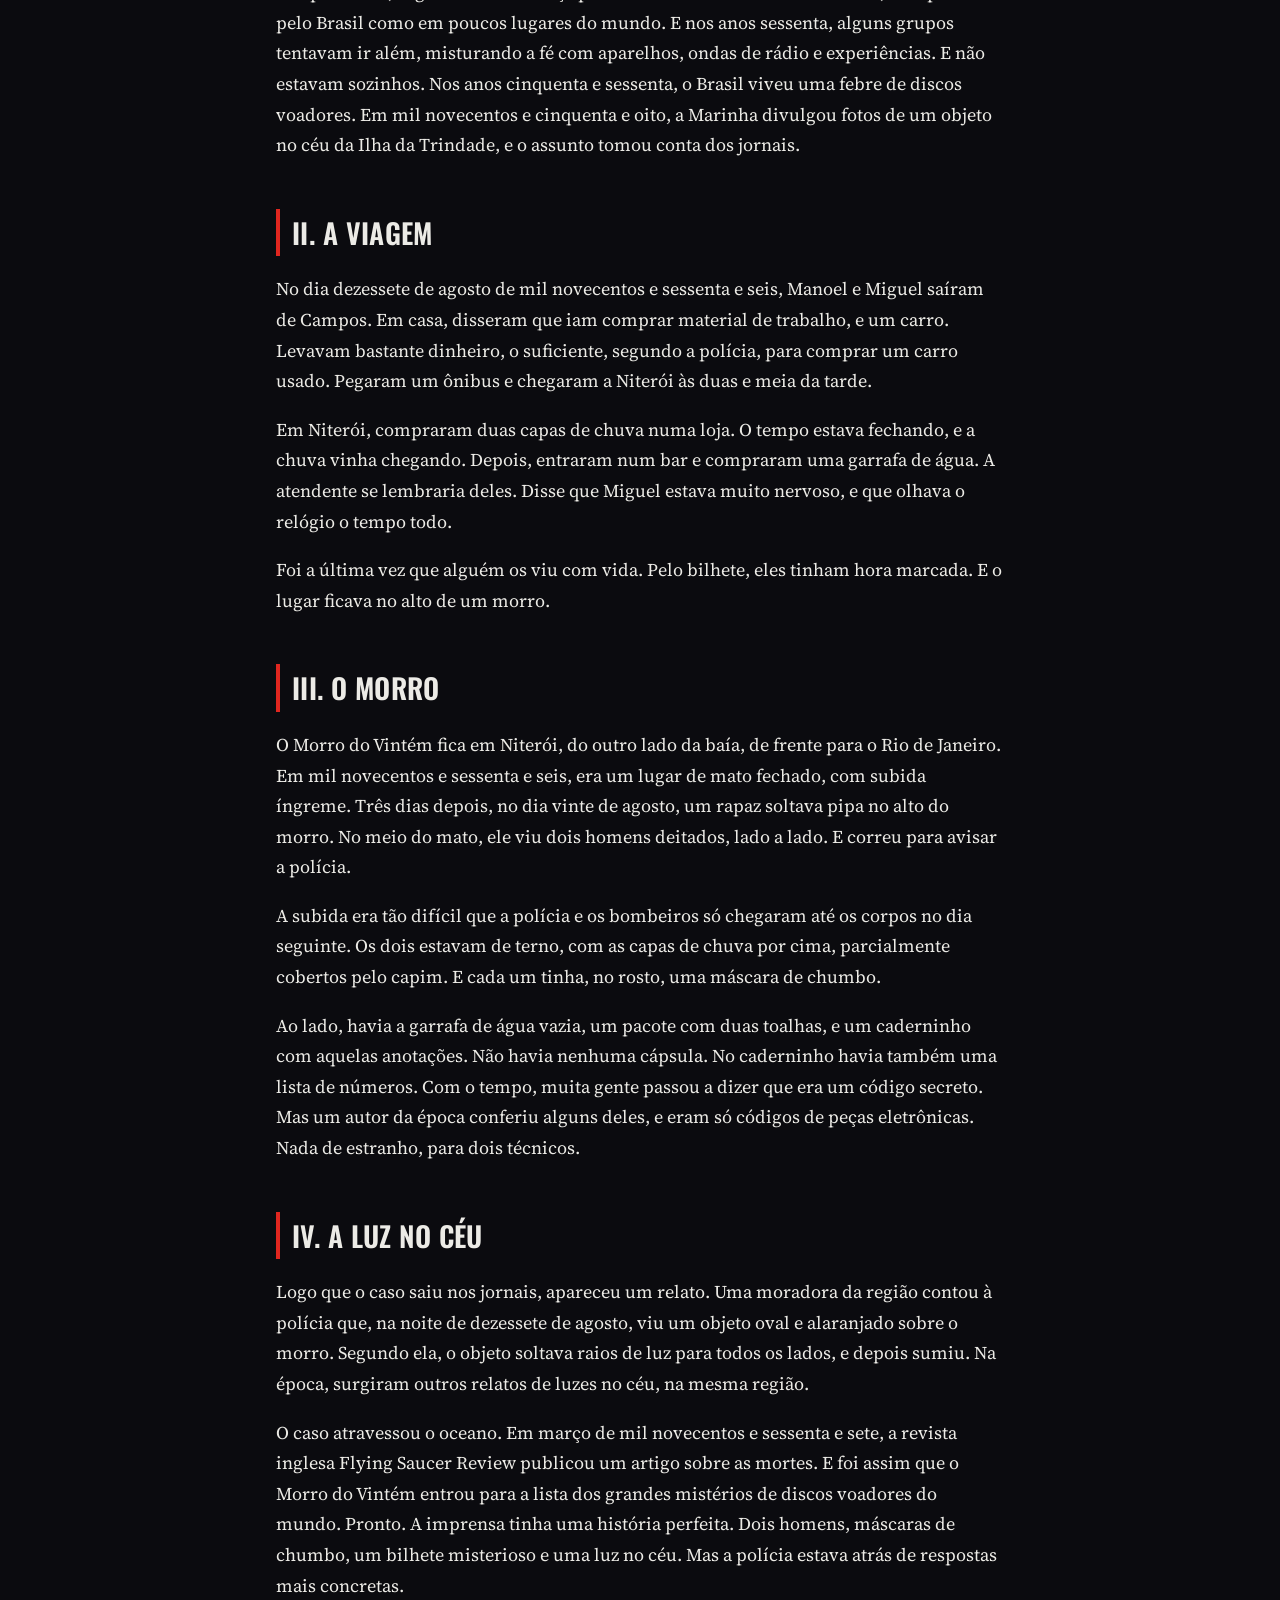
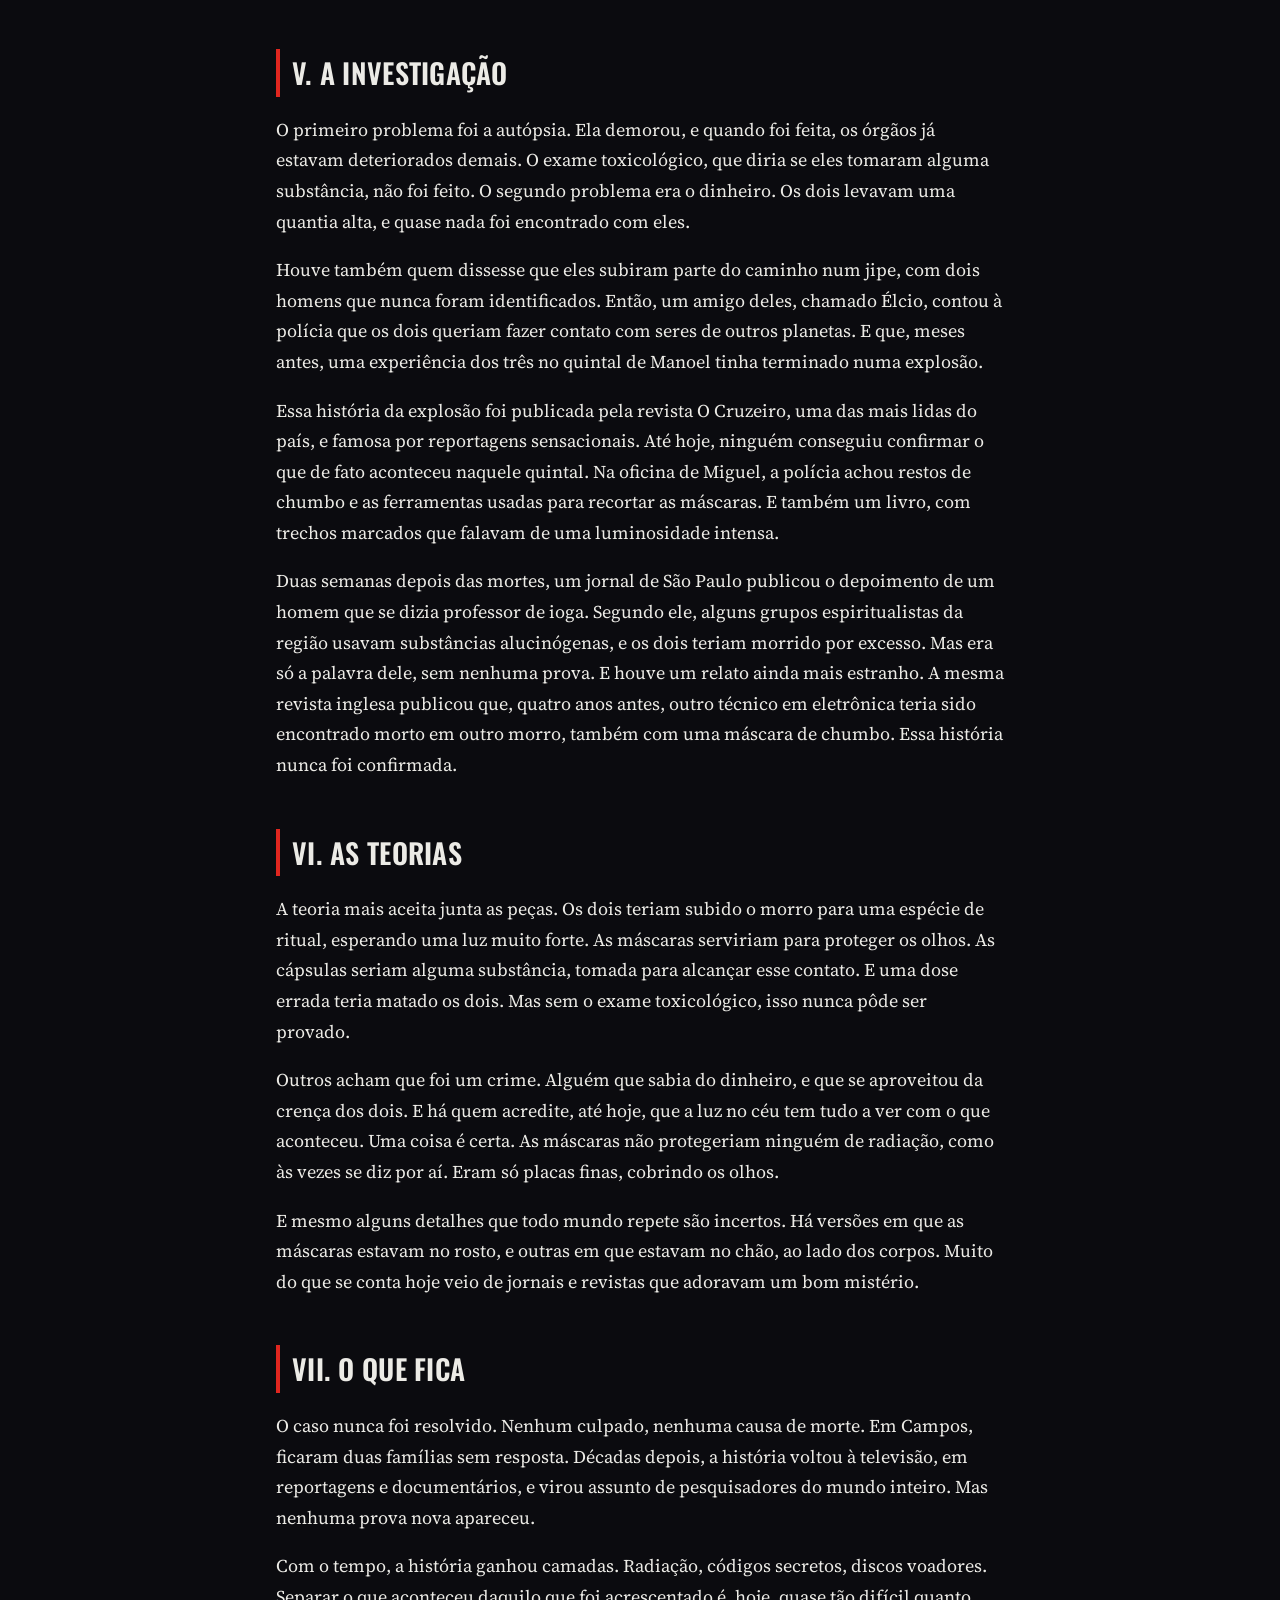
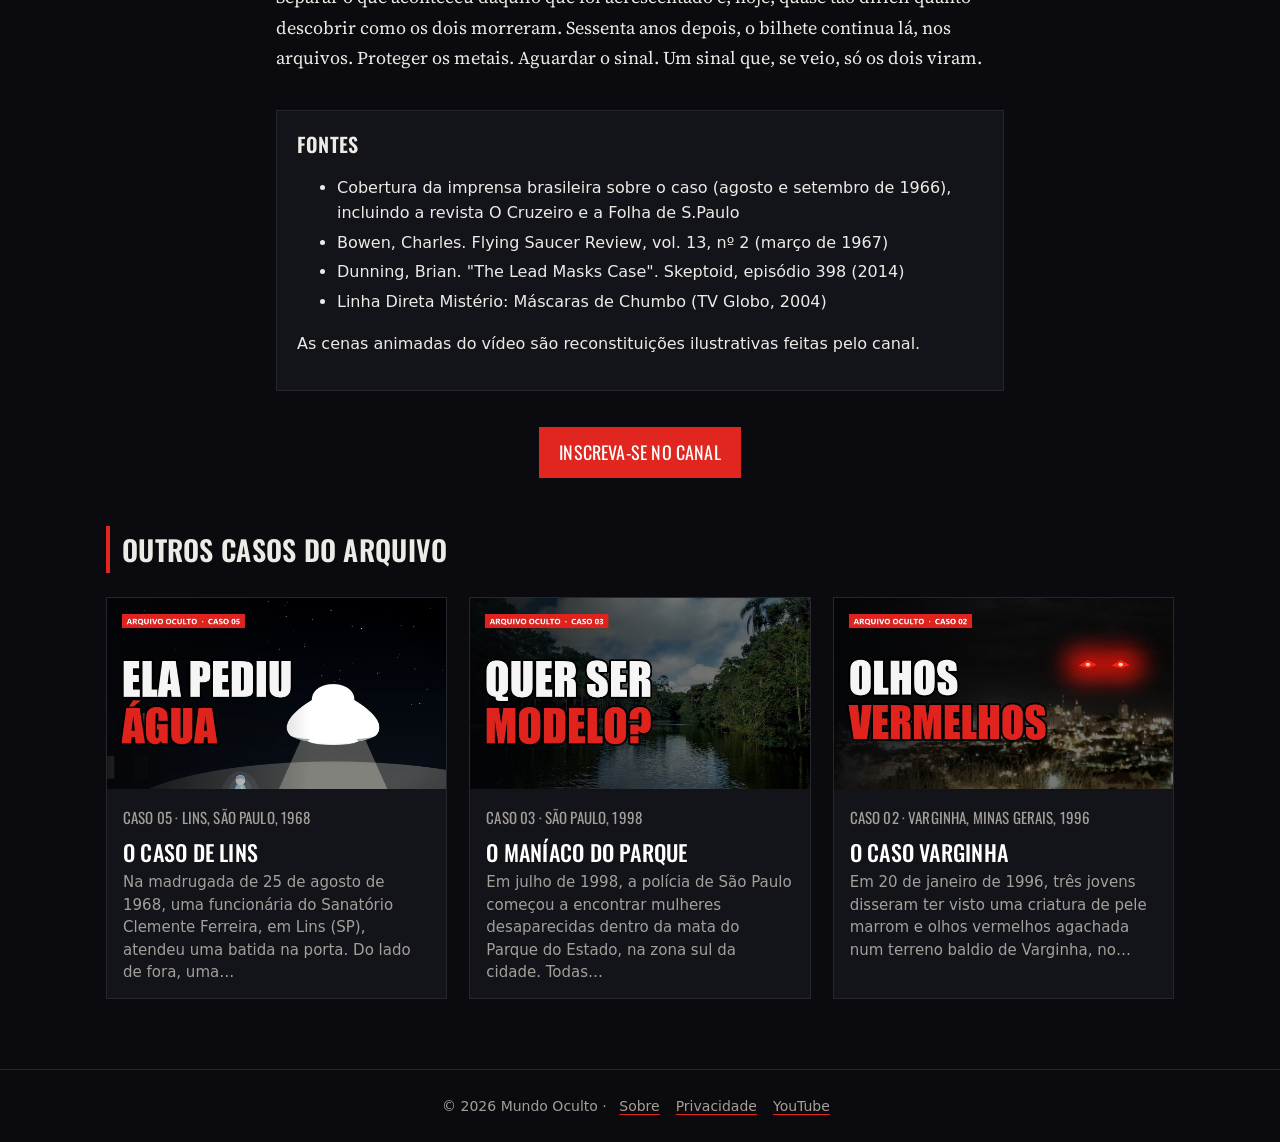
<file: casos/mascaras-de-chumbo/index.html>
<!doctype html><html lang="pt-BR"><head><meta charset="utf-8">
<meta name="viewport" content="width=device-width,initial-scale=1">
<title>O Caso das Máscaras de Chumbo: a história completa | Mundo Oculto</title><meta name="description" content="Em agosto de 1966, dois técnicos em eletrônica de Campos dos Goytacazes foram encontrados mortos no alto do Morro do Vintém, em Niterói. Usavam terno, capa de">
<link rel="canonical" href="https://mundooculto.github.io/casos/mascaras-de-chumbo/"><meta property="og:type" content="article"><meta property="og:site_name" content="Mundo Oculto">
<meta property="og:title" content="O Caso das Máscaras de Chumbo: a história completa | Mundo Oculto"><meta property="og:description" content="Em agosto de 1966, dois técnicos em eletrônica de Campos dos Goytacazes foram encontrados mortos no alto do Morro do Vintém, em Niterói. Usavam terno, capa de"><meta property="og:url" content="https://mundooculto.github.io/casos/mascaras-de-chumbo/"><meta property="og:image" content="https://mundooculto.github.io/img/mascaras-de-chumbo/capa.jpg">
<meta name="twitter:card" content="summary_large_image"><meta name="theme-color" content="#0b0b0f">
<link rel="icon" href="/favicon.svg" type="image/svg+xml">
<link rel="preconnect" href="https://fonts.googleapis.com"><link rel="preconnect" href="https://fonts.gstatic.com" crossorigin>
<link href="https://fonts.googleapis.com/css2?family=Oswald:wght@500;600&family=Source+Serif+4:opsz,wght@8..60,400;8..60,600&display=swap" rel="stylesheet">
<link rel="stylesheet" href="/estilo.css"><script type="application/ld+json">{"@context": "https://schema.org", "@type": "Article", "headline": "O Caso das Máscaras de Chumbo: a história completa", "description": "Em agosto de 1966, dois técnicos em eletrônica de Campos dos Goytacazes foram encontrados mortos no alto do Morro do Vintém, em Niterói. Usavam terno, capa de chuva e, sobre os olhos, máscaras recortadas à mão em placas de chumbo. Ao lado, um caderninho com instruções: estar no local às 16h30, tomar cápsulas às 18h30, proteger os metais e aguardar o sinal. Neste episódio do Arquivo Oculto, a história completa do Caso das Máscaras de Chumbo: quem eram Manoel e Miguel, a viagem, a luz no céu, a investigação cheia de falhas e as teorias que existem até hoje.", "image": "https://mundooculto.github.io/img/mascaras-de-chumbo/capa.jpg", "datePublished": "2026-11-21T20:00:00-03:00", "inLanguage": "pt-BR", "author": {"@type": "Organization", "name": "Mundo Oculto", "url": "https://www.youtube.com/@mundoocultoecurioso"}, "publisher": {"@type": "Organization", "name": "Mundo Oculto"}, "mainEntityOfPage": "https://mundooculto.github.io/casos/mascaras-de-chumbo/", "video": {"@type": "VideoObject", "name": "Dois mortos, máscaras de chumbo e um bilhete: o mistério de 1966", "description": "Em agosto de 1966, dois técnicos em eletrônica de Campos dos Goytacazes foram encontrados mortos no alto do Morro do Vintém, em Niterói. Usavam terno, capa de chuva e, sobre os olhos, máscaras recortadas à mão em placas de chumbo. Ao lado, um caderninho com instruções: estar no local às 16h30, tomar cápsulas às 18h30, proteger os metais e aguardar o sinal. Neste episódio do Arquivo Oculto, a história completa do Caso das Máscaras de Chumbo: quem eram Manoel e Miguel, a viagem, a luz no céu, a investigação cheia de falhas e as teorias que existem até hoje.", "thumbnailUrl": "https://mundooculto.github.io/img/mascaras-de-chumbo/capa.jpg", "uploadDate": "2026-11-21T20:00:00-03:00", "embedUrl": "https://www.youtube.com/embed/1SML3Qnq2E4", "contentUrl": "https://www.youtube.com/watch?v=1SML3Qnq2E4"}}</script></head><body>
<header class="top"><div class="in"><a class="logo" href="/">Mundo <b>Oculto</b></a>
<nav><a href="/#casos">Casos</a><a href="/sobre/">Sobre</a><a href="https://www.youtube.com/@mundoocultoecurioso?sub_confirmation=1" rel="noopener">YouTube</a></nav></div></header>
<main class="wrap"><article>
<p style="margin-top:34px"><span class="selo">Arquivo Oculto · Caso 04</span></p>
<h1>O Caso das Máscaras de Chumbo: a história completa</h1><p class="meta">Mistérios do Brasil · Ufologia</p>
<div class="video" data-id="1SML3Qnq2E4" data-t="Dois mortos, máscaras de chumbo e um bilhete: o mistério de 1966" style="background-image:url(/img/mascaras-de-chumbo/capa.jpg)"><button class="play" aria-label="Assistir o vídeo"></button></div>
<div class="ficha"><div><span>Local</span><b>Niterói, Rio de Janeiro</b></div><div><span>Ano</span><b>1966</b></div><div><span>Situação</span><b>Sem resposta definitiva</b></div></div>
<p class="lead">Estar no local determinado às quatro e meia da tarde. Às seis e meia, tomar as cápsulas. Depois do efeito, proteger os metais e aguardar o sinal da máscara. Essas palavras estavam num caderninho, ao lado de dois homens mortos no alto de um morro. Sobre os olhos, cada um tinha uma máscara feita à mão, recortada numa placa de chumbo. Não havia sinal de luta, nem de ferimentos. E até hoje, quase sessenta anos depois, ninguém sabe dizer como eles morreram.</p><h2>I. Os técnicos</h2><p>Os dois eram de Campos dos Goytacazes, no norte do estado do Rio de Janeiro. Manoel Pereira da Cruz tinha trinta e dois anos. Miguel José Viana, trinta e quatro. Eram técnicos em eletrônica. Consertavam rádios, televisores e aparelhos de som, num tempo em que tudo funcionava com válvulas.</p><p>Eram conhecidos na cidade, tinham família, e levavam uma vida comum. Mas os amigos sabiam que eles tinham um interesse fora do comum. Faziam parte de um grupo que se chamava de espíritas científicos. Gente que misturava eletrônica e espiritualidade, e que acreditava ser possível entrar em contato com outros mundos.</p><p>O espiritismo, organizado na França por Allan Kardec no século dezenove, se espalhou pelo Brasil como em poucos lugares do mundo. E nos anos sessenta, alguns grupos tentavam ir além, misturando a fé com aparelhos, ondas de rádio e experiências. E não estavam sozinhos. Nos anos cinquenta e sessenta, o Brasil viveu uma febre de discos voadores. Em mil novecentos e cinquenta e oito, a Marinha divulgou fotos de um objeto no céu da Ilha da Trindade, e o assunto tomou conta dos jornais.</p><h2>II. A viagem</h2><p>No dia dezessete de agosto de mil novecentos e sessenta e seis, Manoel e Miguel saíram de Campos. Em casa, disseram que iam comprar material de trabalho, e um carro. Levavam bastante dinheiro, o suficiente, segundo a polícia, para comprar um carro usado. Pegaram um ônibus e chegaram a Niterói às duas e meia da tarde.</p><p>Em Niterói, compraram duas capas de chuva numa loja. O tempo estava fechando, e a chuva vinha chegando. Depois, entraram num bar e compraram uma garrafa de água. A atendente se lembraria deles. Disse que Miguel estava muito nervoso, e que olhava o relógio o tempo todo.</p><p>Foi a última vez que alguém os viu com vida. Pelo bilhete, eles tinham hora marcada. E o lugar ficava no alto de um morro.</p><h2>III. O morro</h2><p>O Morro do Vintém fica em Niterói, do outro lado da baía, de frente para o Rio de Janeiro. Em mil novecentos e sessenta e seis, era um lugar de mato fechado, com subida íngreme. Três dias depois, no dia vinte de agosto, um rapaz soltava pipa no alto do morro. No meio do mato, ele viu dois homens deitados, lado a lado. E correu para avisar a polícia.</p><p>A subida era tão difícil que a polícia e os bombeiros só chegaram até os corpos no dia seguinte. Os dois estavam de terno, com as capas de chuva por cima, parcialmente cobertos pelo capim. E cada um tinha, no rosto, uma máscara de chumbo.</p><p>Ao lado, havia a garrafa de água vazia, um pacote com duas toalhas, e um caderninho com aquelas anotações. Não havia nenhuma cápsula. No caderninho havia também uma lista de números. Com o tempo, muita gente passou a dizer que era um código secreto. Mas um autor da época conferiu alguns deles, e eram só códigos de peças eletrônicas. Nada de estranho, para dois técnicos.</p><h2>IV. A luz no céu</h2><p>Logo que o caso saiu nos jornais, apareceu um relato. Uma moradora da região contou à polícia que, na noite de dezessete de agosto, viu um objeto oval e alaranjado sobre o morro. Segundo ela, o objeto soltava raios de luz para todos os lados, e depois sumiu. Na época, surgiram outros relatos de luzes no céu, na mesma região.</p><p>O caso atravessou o oceano. Em março de mil novecentos e sessenta e sete, a revista inglesa Flying Saucer Review publicou um artigo sobre as mortes. E foi assim que o Morro do Vintém entrou para a lista dos grandes mistérios de discos voadores do mundo. Pronto. A imprensa tinha uma história perfeita. Dois homens, máscaras de chumbo, um bilhete misterioso e uma luz no céu. Mas a polícia estava atrás de respostas mais concretas.</p><h2>V. A investigação</h2><p>O primeiro problema foi a autópsia. Ela demorou, e quando foi feita, os órgãos já estavam deteriorados demais. O exame toxicológico, que diria se eles tomaram alguma substância, não foi feito. O segundo problema era o dinheiro. Os dois levavam uma quantia alta, e quase nada foi encontrado com eles.</p><p>Houve também quem dissesse que eles subiram parte do caminho num jipe, com dois homens que nunca foram identificados. Então, um amigo deles, chamado Élcio, contou à polícia que os dois queriam fazer contato com seres de outros planetas. E que, meses antes, uma experiência dos três no quintal de Manoel tinha terminado numa explosão.</p><p>Essa história da explosão foi publicada pela revista O Cruzeiro, uma das mais lidas do país, e famosa por reportagens sensacionais. Até hoje, ninguém conseguiu confirmar o que de fato aconteceu naquele quintal. Na oficina de Miguel, a polícia achou restos de chumbo e as ferramentas usadas para recortar as máscaras. E também um livro, com trechos marcados que falavam de uma luminosidade intensa.</p><p>Duas semanas depois das mortes, um jornal de São Paulo publicou o depoimento de um homem que se dizia professor de ioga. Segundo ele, alguns grupos espiritualistas da região usavam substâncias alucinógenas, e os dois teriam morrido por excesso. Mas era só a palavra dele, sem nenhuma prova. E houve um relato ainda mais estranho. A mesma revista inglesa publicou que, quatro anos antes, outro técnico em eletrônica teria sido encontrado morto em outro morro, também com uma máscara de chumbo. Essa história nunca foi confirmada.</p><h2>VI. As teorias</h2><p>A teoria mais aceita junta as peças. Os dois teriam subido o morro para uma espécie de ritual, esperando uma luz muito forte. As máscaras serviriam para proteger os olhos. As cápsulas seriam alguma substância, tomada para alcançar esse contato. E uma dose errada teria matado os dois. Mas sem o exame toxicológico, isso nunca pôde ser provado.</p><p>Outros acham que foi um crime. Alguém que sabia do dinheiro, e que se aproveitou da crença dos dois. E há quem acredite, até hoje, que a luz no céu tem tudo a ver com o que aconteceu. Uma coisa é certa. As máscaras não protegeriam ninguém de radiação, como às vezes se diz por aí. Eram só placas finas, cobrindo os olhos.</p><p>E mesmo alguns detalhes que todo mundo repete são incertos. Há versões em que as máscaras estavam no rosto, e outras em que estavam no chão, ao lado dos corpos. Muito do que se conta hoje veio de jornais e revistas que adoravam um bom mistério.</p><h2>VII. O que fica</h2><p>O caso nunca foi resolvido. Nenhum culpado, nenhuma causa de morte. Em Campos, ficaram duas famílias sem resposta. Décadas depois, a história voltou à televisão, em reportagens e documentários, e virou assunto de pesquisadores do mundo inteiro. Mas nenhuma prova nova apareceu.</p><p>Com o tempo, a história ganhou camadas. Radiação, códigos secretos, discos voadores. Separar o que aconteceu daquilo que foi acrescentado é, hoje, quase tão difícil quanto descobrir como os dois morreram. Sessenta anos depois, o bilhete continua lá, nos arquivos. Proteger os metais. Aguardar o sinal. Um sinal que, se veio, só os dois viram.</p>
<div class="box"><h3>Fontes</h3><ul><li>Cobertura da imprensa brasileira sobre o caso (agosto e setembro de 1966), incluindo a revista O Cruzeiro e a Folha de S.Paulo</li><li>Bowen, Charles. Flying Saucer Review, vol. 13, nº 2 (março de 1967)</li><li>Dunning, Brian. &quot;The Lead Masks Case&quot;. Skeptoid, episódio 398 (2014)</li><li>Linha Direta Mistério: Máscaras de Chumbo (TV Globo, 2004)</li></ul><p>As cenas animadas do vídeo são reconstituições ilustrativas feitas pelo canal.</p></div>
<p style="text-align:center"><a class="btn" href="https://www.youtube.com/@mundoocultoecurioso?sub_confirmation=1" rel="noopener">Inscreva-se no canal</a></p>
</article></main><section class="larga"><h2>Outros casos do arquivo</h2><div class="grid"><a class="card" href="/casos/caso-de-lins/"><img src="/img/caso-de-lins/capa.jpg" alt="" loading="lazy" width="1280" height="720"><div class="tx"><span class="meta">Caso 05 · Lins, São Paulo, 1968</span><h3>O Caso de Lins</h3><p>Na madrugada de 25 de agosto de 1968, uma funcionária do Sanatório Clemente Ferreira, em Lins (SP), atendeu uma batida na porta. Do lado de fora, uma…</p></div></a><a class="card" href="/casos/maniaco-do-parque/"><img src="/img/maniaco-do-parque/capa.jpg" alt="" loading="lazy" width="1280" height="720"><div class="tx"><span class="meta">Caso 03 · São Paulo, 1998</span><h3>O Maníaco do Parque</h3><p>Em julho de 1998, a polícia de São Paulo começou a encontrar mulheres desaparecidas dentro da mata do Parque do Estado, na zona sul da cidade. Todas…</p></div></a><a class="card" href="/casos/et-de-varginha/"><img src="/img/et-de-varginha/capa.jpg" alt="" loading="lazy" width="1280" height="720"><div class="tx"><span class="meta">Caso 02 · Varginha, Minas Gerais, 1996</span><h3>O Caso Varginha</h3><p>Em 20 de janeiro de 1996, três jovens disseram ter visto uma criatura de pele marrom e olhos vermelhos agachada num terreno baldio de Varginha, no…</p></div></a></div></section>
<footer>© 2026 Mundo Oculto · <a href="/sobre/">Sobre</a><a href="/privacidade/">Privacidade</a><a href="https://www.youtube.com/@mundoocultoecurioso">YouTube</a></footer>
<script>document.querySelectorAll('.video[data-id]').forEach(function(v){v.addEventListener('click',function(){
var f=document.createElement('iframe');f.src='https://www.youtube-nocookie.com/embed/'+v.dataset.id+'?autoplay=1&rel=0';
f.allow='accelerometer; autoplay; encrypted-media; gyroscope; picture-in-picture';f.allowFullscreen=true;f.title=v.dataset.t||'Vídeo';
v.innerHTML='';v.appendChild(f);},{once:true});});</script></body></html>
</file>
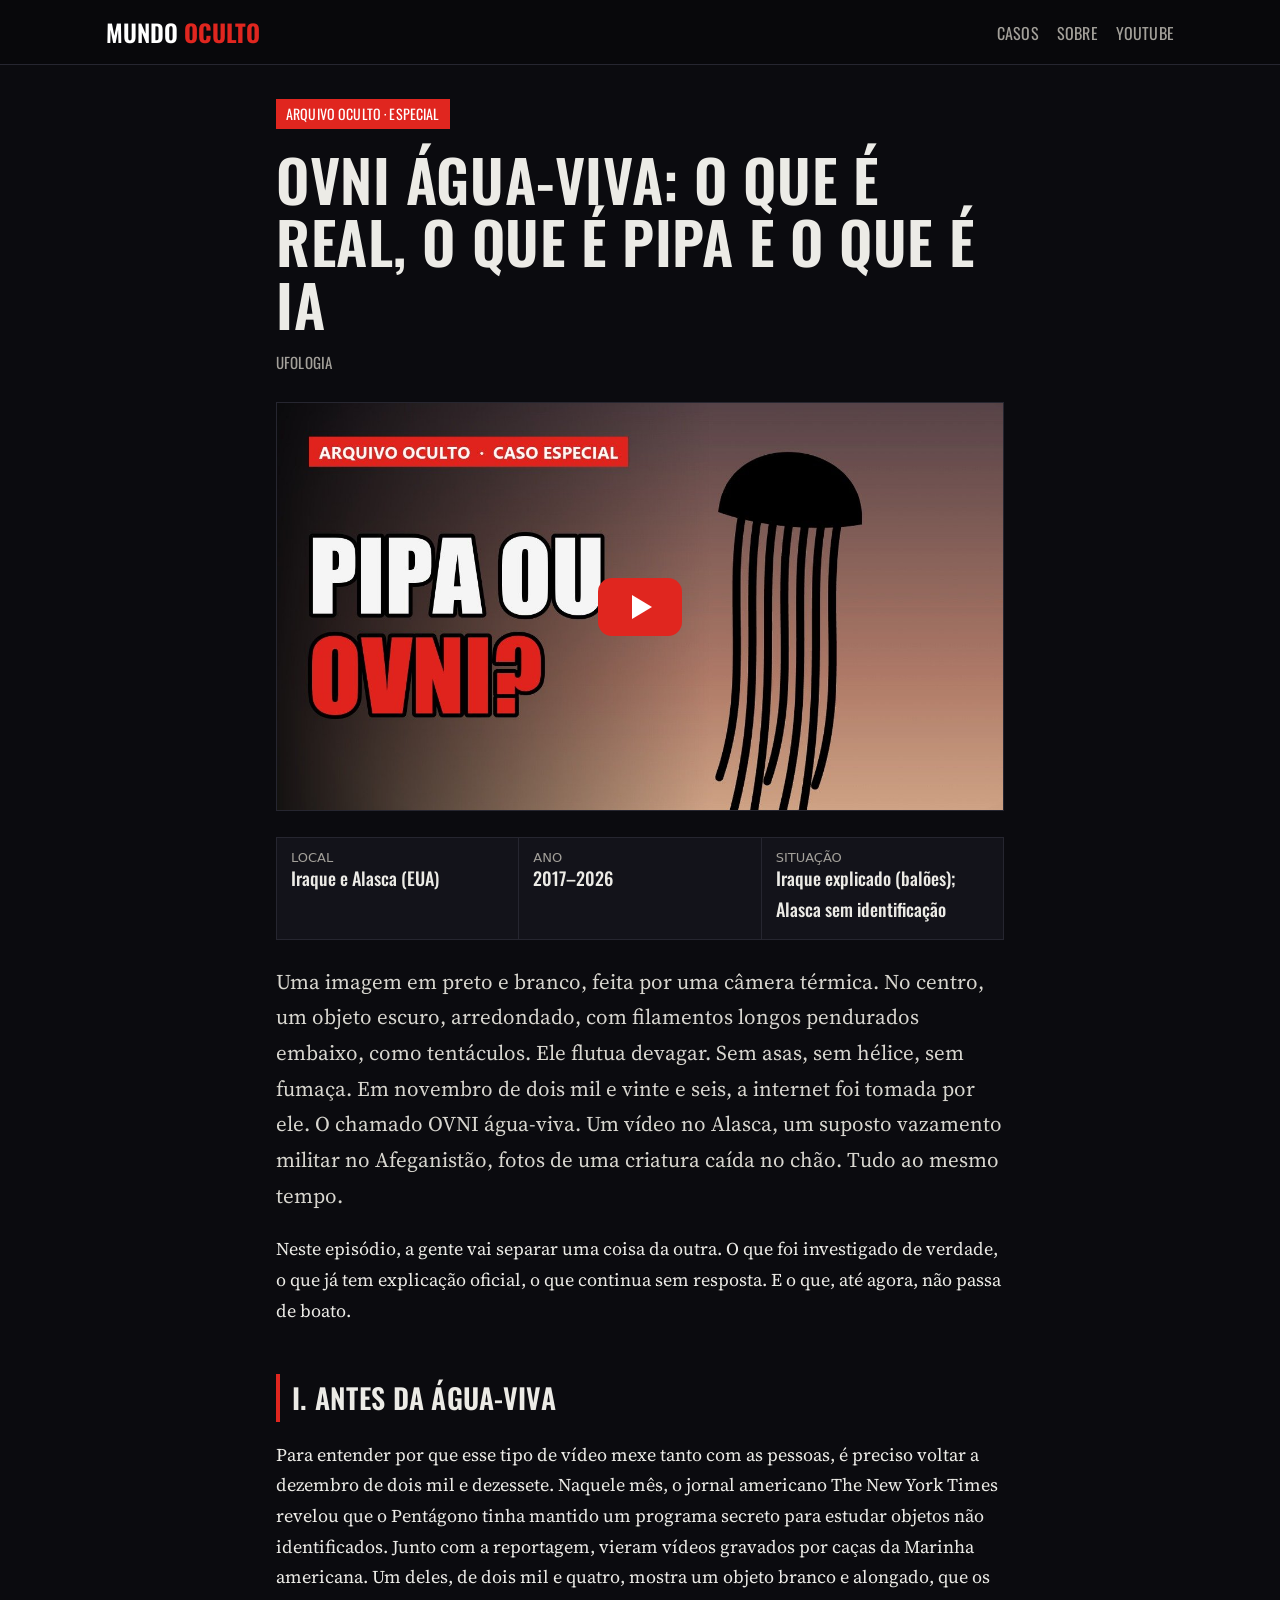
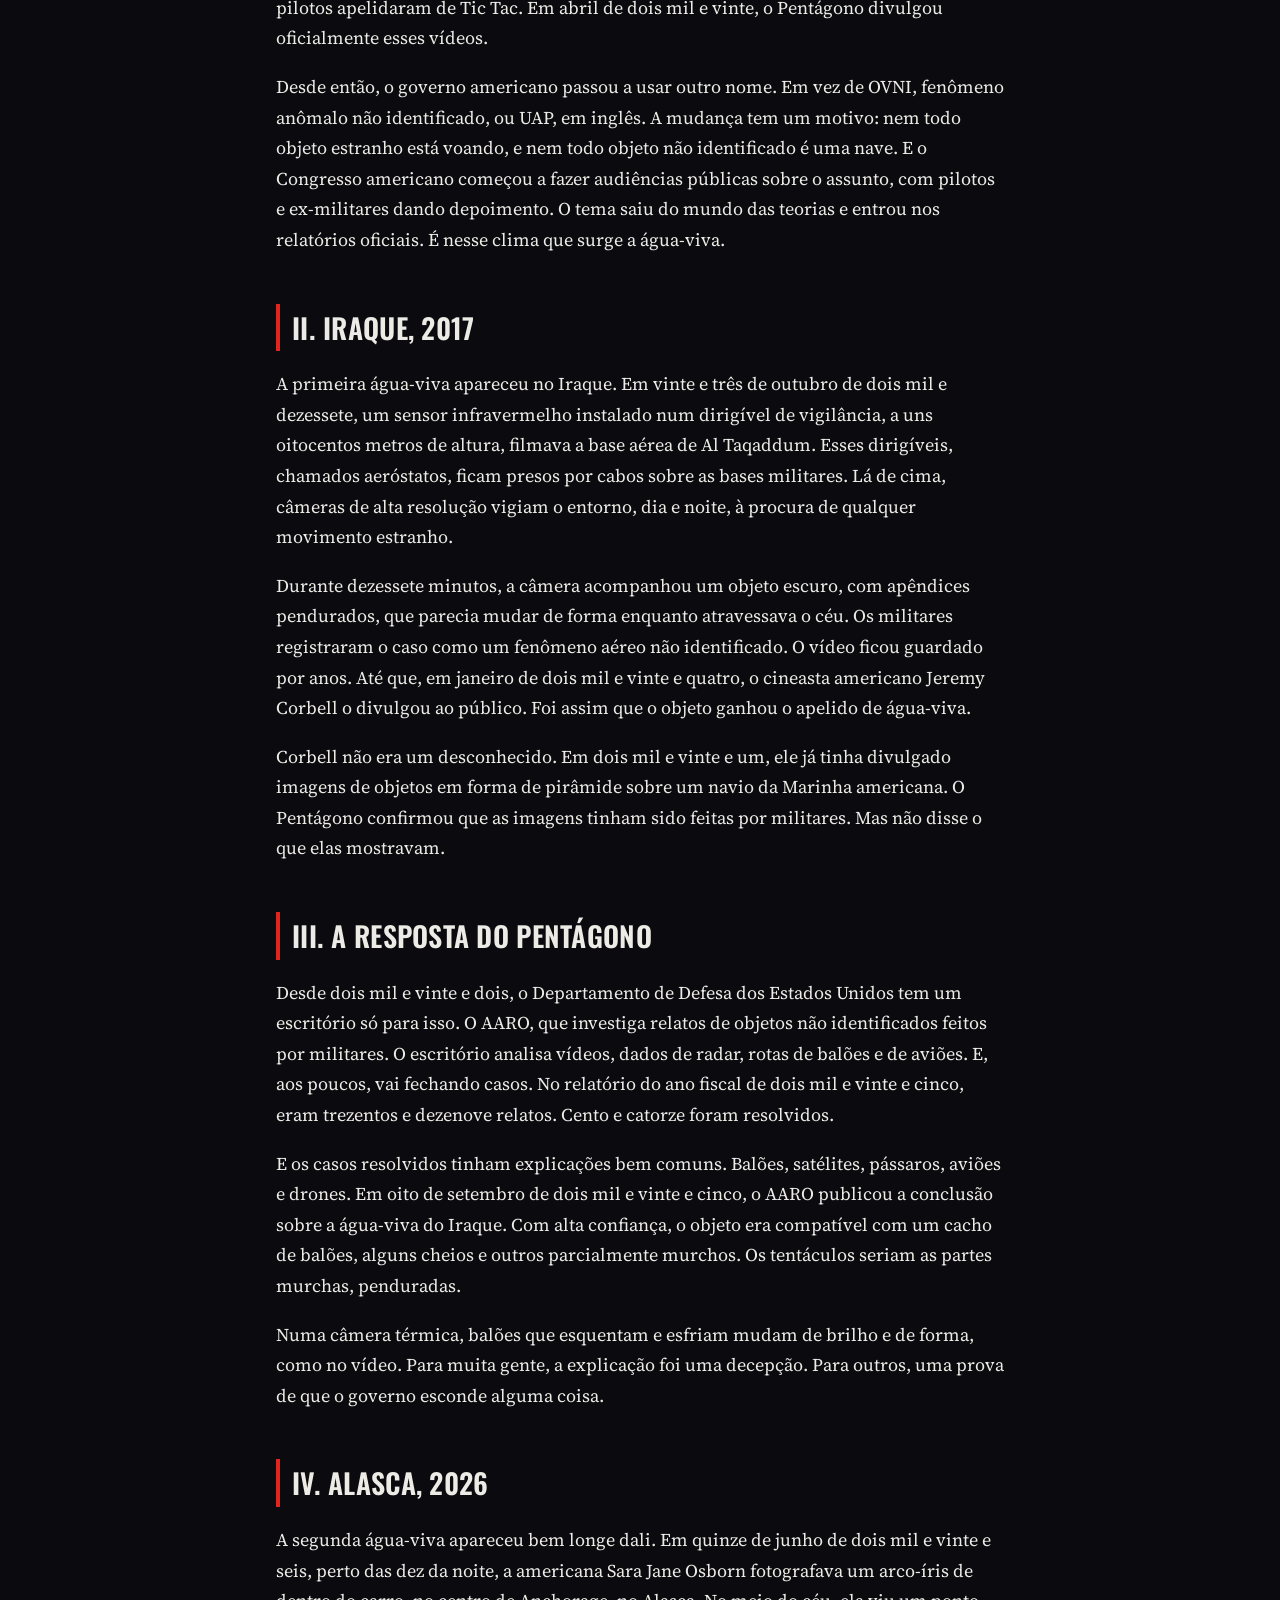
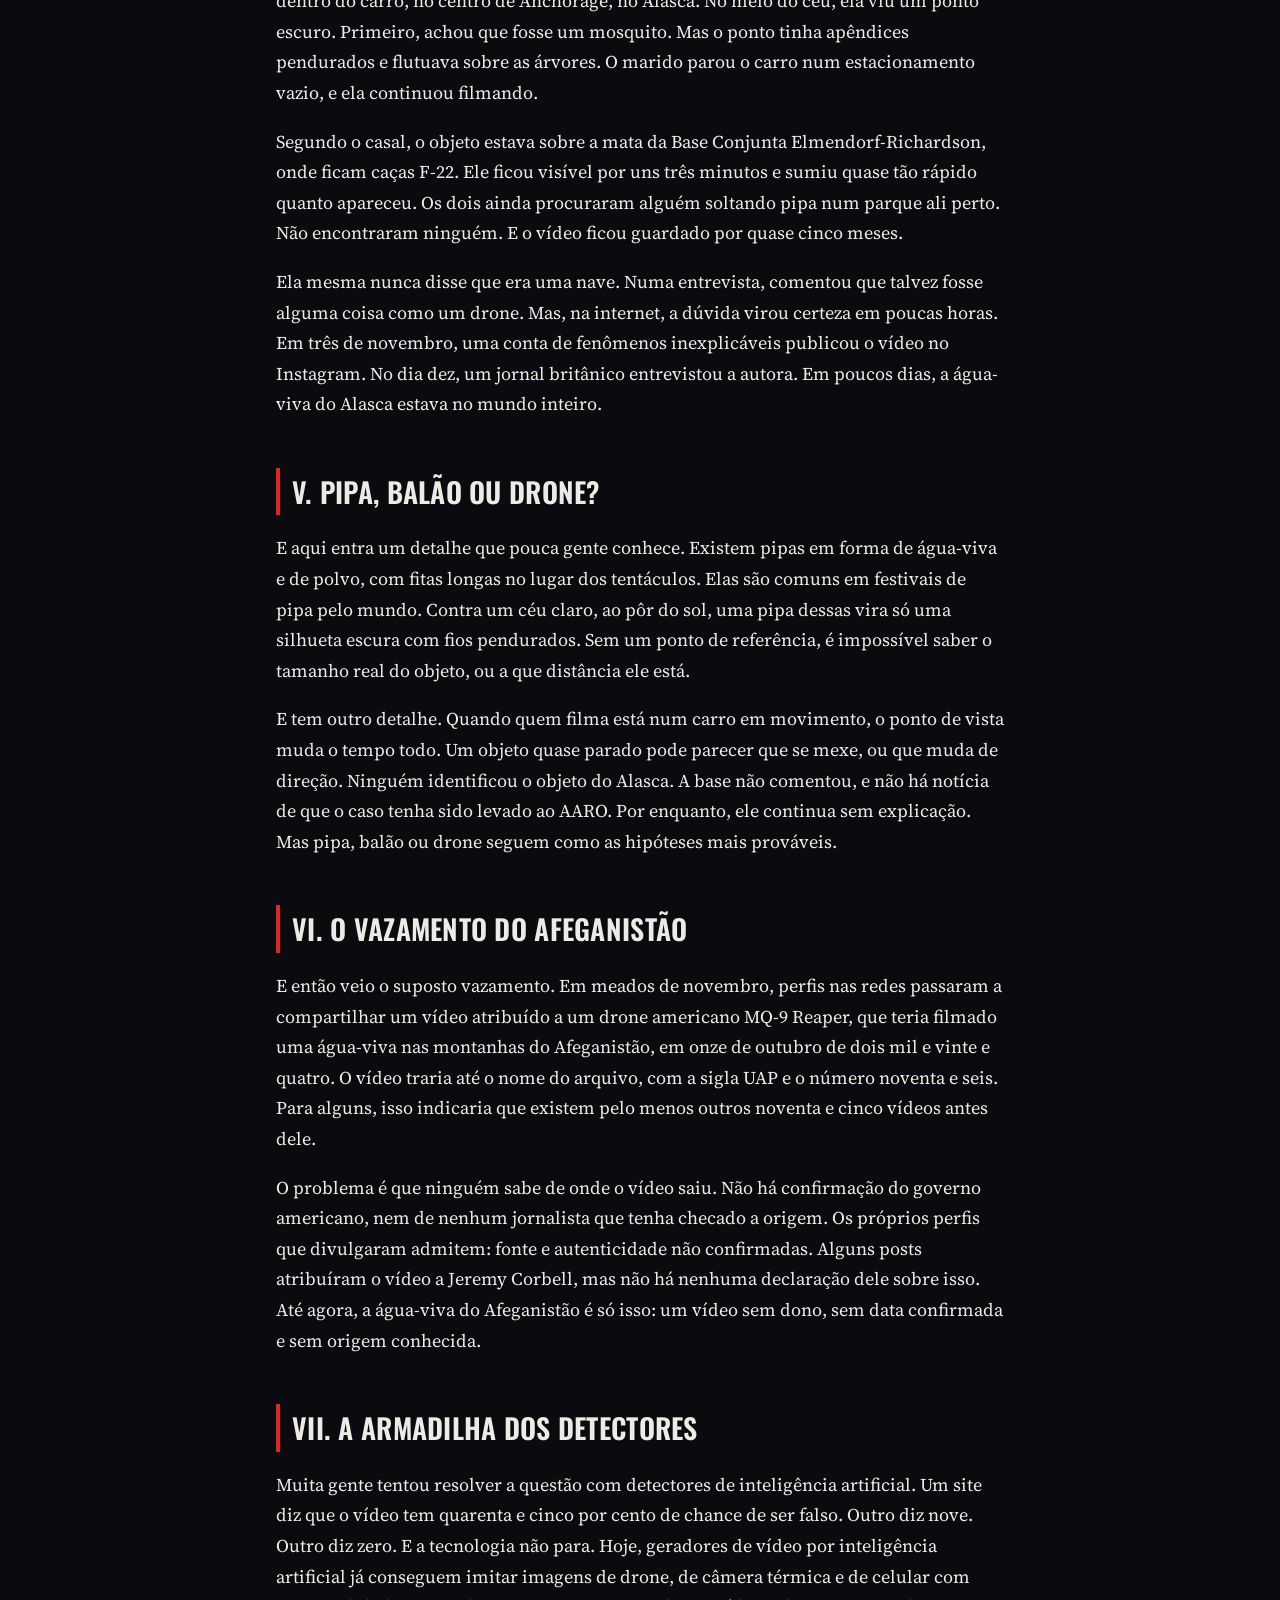
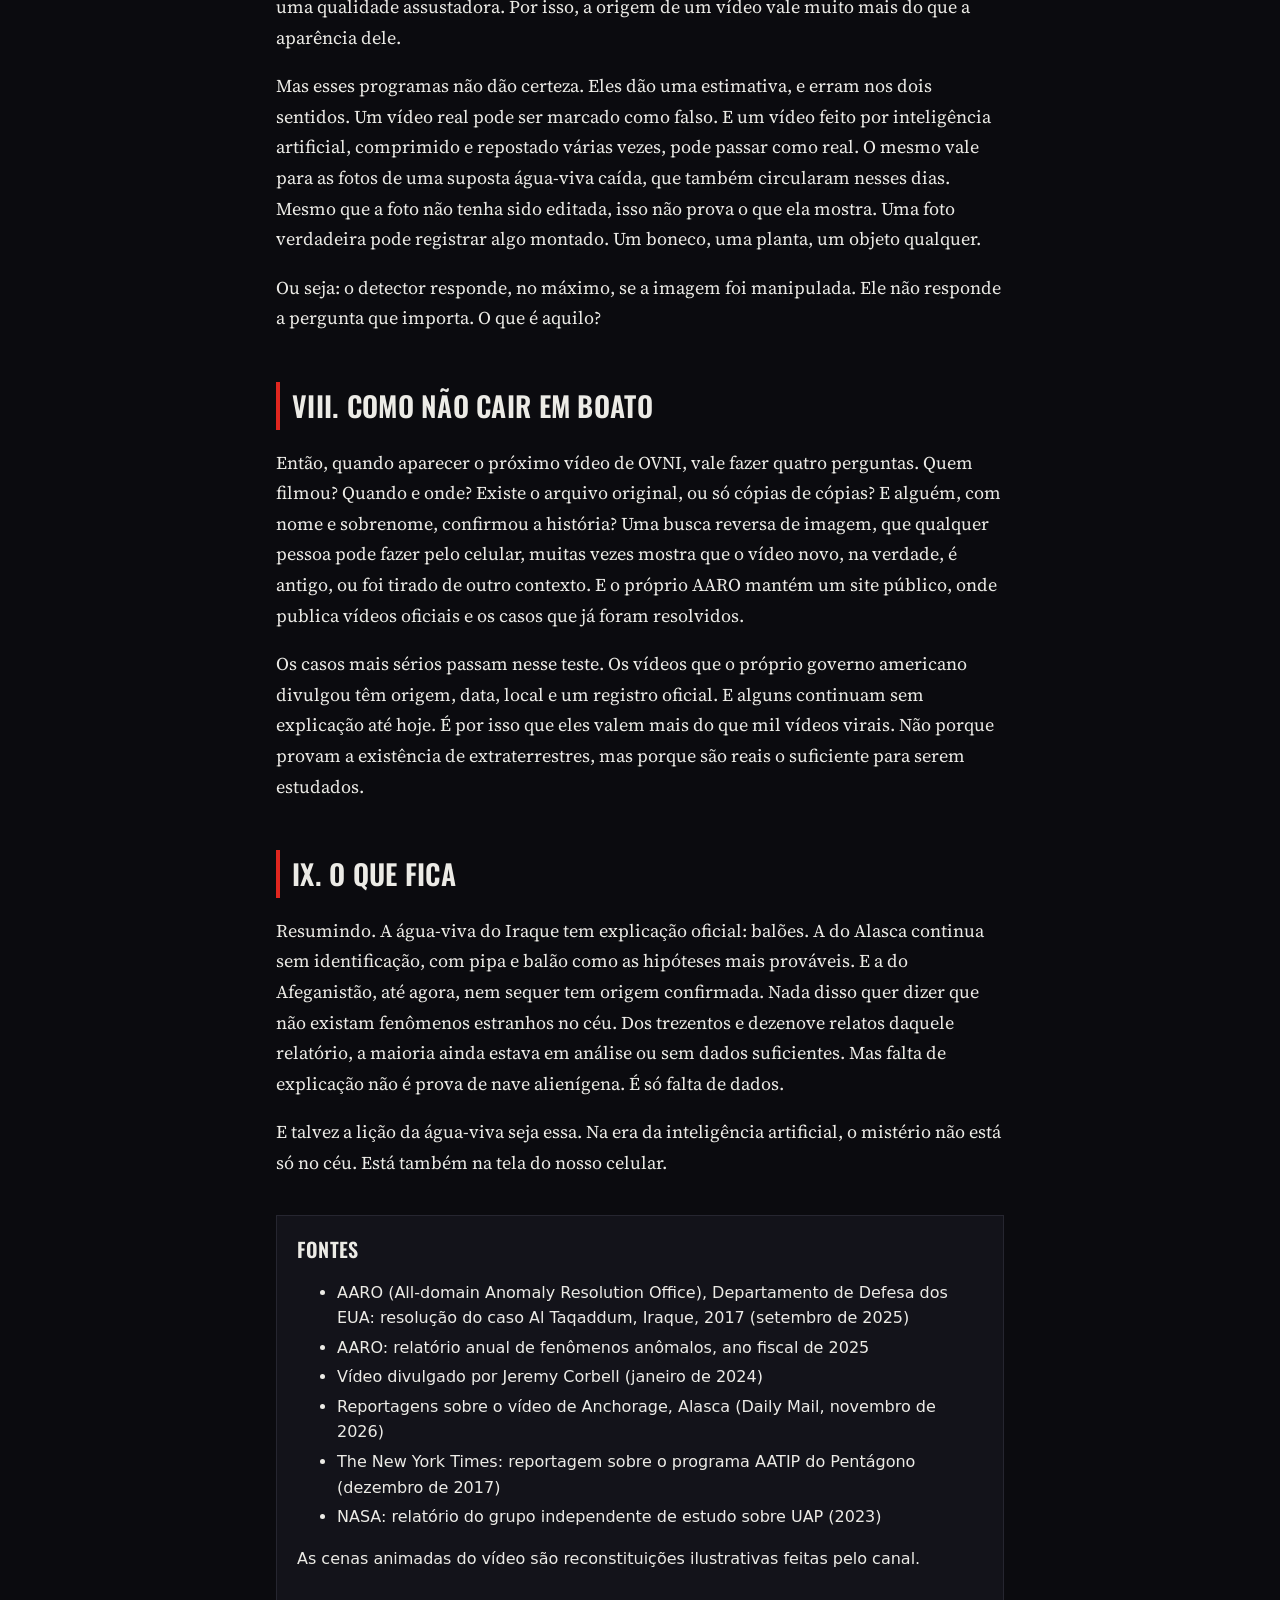
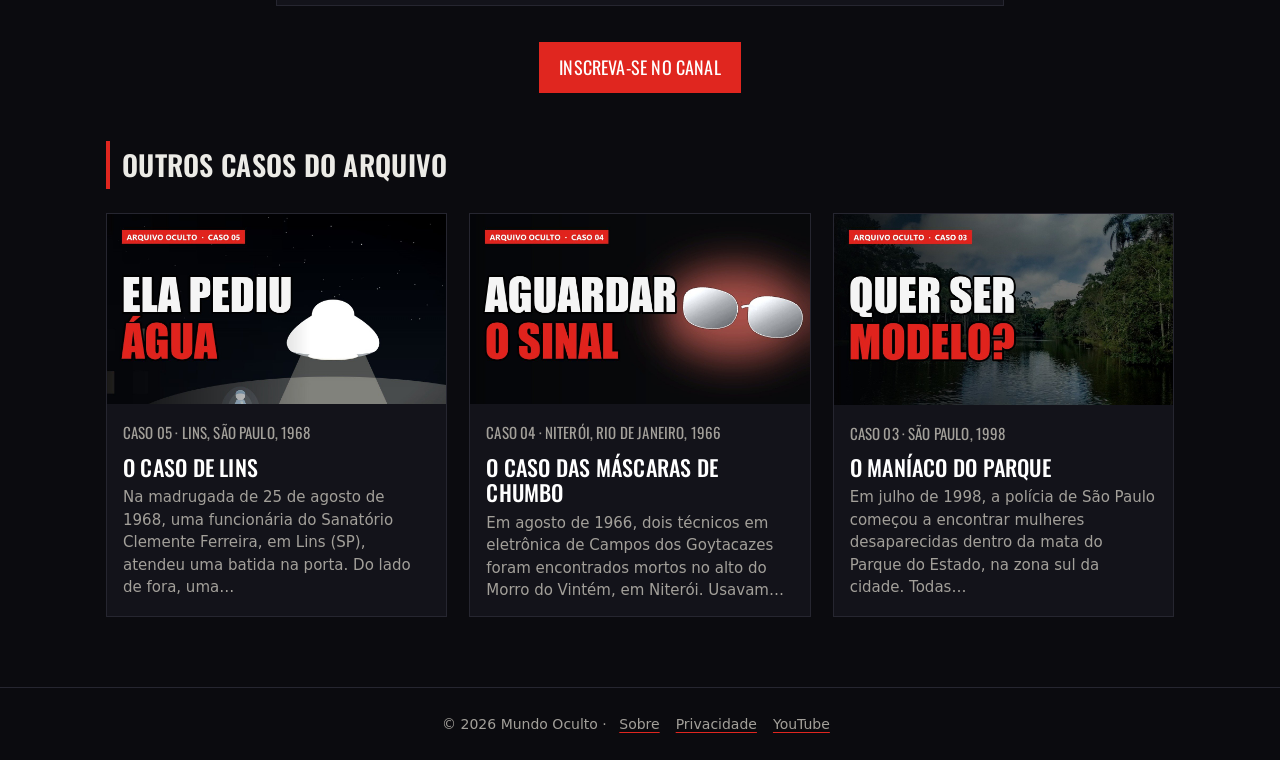
<file: casos/ovni-agua-viva/index.html>
<!doctype html><html lang="pt-BR"><head><meta charset="utf-8">
<meta name="viewport" content="width=device-width,initial-scale=1">
<title>OVNI água-viva: o que é real, o que é pipa e o que é IA | Mundo Oculto</title><meta name="description" content="Um vídeo térmico mostra um objeto escuro, com filamentos pendurados como tentáculos, flutuando devagar. Ele ficou conhecido como o OVNI água-viva. Agora, um n">
<link rel="canonical" href="https://mundooculto.github.io/casos/ovni-agua-viva/"><meta property="og:type" content="article"><meta property="og:site_name" content="Mundo Oculto">
<meta property="og:title" content="OVNI água-viva: o que é real, o que é pipa e o que é IA | Mundo Oculto"><meta property="og:description" content="Um vídeo térmico mostra um objeto escuro, com filamentos pendurados como tentáculos, flutuando devagar. Ele ficou conhecido como o OVNI água-viva. Agora, um n"><meta property="og:url" content="https://mundooculto.github.io/casos/ovni-agua-viva/"><meta property="og:image" content="https://mundooculto.github.io/img/ovni-agua-viva/capa.jpg">
<meta name="twitter:card" content="summary_large_image"><meta name="theme-color" content="#0b0b0f">
<link rel="icon" href="/favicon.svg" type="image/svg+xml">
<link rel="preconnect" href="https://fonts.googleapis.com"><link rel="preconnect" href="https://fonts.gstatic.com" crossorigin>
<link href="https://fonts.googleapis.com/css2?family=Oswald:wght@500;600&family=Source+Serif+4:opsz,wght@8..60,400;8..60,600&display=swap" rel="stylesheet">
<link rel="stylesheet" href="/estilo.css"><script type="application/ld+json">{"@context": "https://schema.org", "@type": "Article", "headline": "OVNI água-viva: o que é real, o que é pipa e o que é IA", "description": "Um vídeo térmico mostra um objeto escuro, com filamentos pendurados como tentáculos, flutuando devagar. Ele ficou conhecido como o OVNI água-viva. Agora, um novo vídeo gravado no Alasca e um suposto vazamento do Afeganistão trouxeram o assunto de volta. Neste especial do Arquivo Oculto, separamos o que tem fonte oficial, o que já foi explicado e o que ninguém conseguiu confirmar: o caso do Iraque em 2017, a resposta do Pentágono, o vídeo de Anchorage, as pipas e balões que enganam câmeras, e por que detectores de IA não resolvem a dúvida.", "image": "https://mundooculto.github.io/img/ovni-agua-viva/capa.jpg", "datePublished": "2026-11-18T09:14:00-03:00", "inLanguage": "pt-BR", "author": {"@type": "Organization", "name": "Mundo Oculto", "url": "https://www.youtube.com/@mundoocultoecurioso"}, "publisher": {"@type": "Organization", "name": "Mundo Oculto"}, "mainEntityOfPage": "https://mundooculto.github.io/casos/ovni-agua-viva/", "video": {"@type": "VideoObject", "name": "OVNI água-viva: o que é real, o que é pipa e o que é IA", "description": "Um vídeo térmico mostra um objeto escuro, com filamentos pendurados como tentáculos, flutuando devagar. Ele ficou conhecido como o OVNI água-viva. Agora, um novo vídeo gravado no Alasca e um suposto vazamento do Afeganistão trouxeram o assunto de volta. Neste especial do Arquivo Oculto, separamos o que tem fonte oficial, o que já foi explicado e o que ninguém conseguiu confirmar: o caso do Iraque em 2017, a resposta do Pentágono, o vídeo de Anchorage, as pipas e balões que enganam câmeras, e por que detectores de IA não resolvem a dúvida.", "thumbnailUrl": "https://mundooculto.github.io/img/ovni-agua-viva/capa.jpg", "uploadDate": "2026-11-18T09:14:00-03:00", "embedUrl": "https://www.youtube.com/embed/W-tuNqv0DPs", "contentUrl": "https://www.youtube.com/watch?v=W-tuNqv0DPs"}}</script></head><body>
<header class="top"><div class="in"><a class="logo" href="/">Mundo <b>Oculto</b></a>
<nav><a href="/#casos">Casos</a><a href="/sobre/">Sobre</a><a href="https://www.youtube.com/@mundoocultoecurioso?sub_confirmation=1" rel="noopener">YouTube</a></nav></div></header>
<main class="wrap"><article>
<p style="margin-top:34px"><span class="selo">Arquivo Oculto · Especial</span></p>
<h1>OVNI água-viva: o que é real, o que é pipa e o que é IA</h1><p class="meta">Ufologia</p>
<div class="video" data-id="W-tuNqv0DPs" data-t="OVNI água-viva: o que é real, o que é pipa e o que é IA" style="background-image:url(/img/ovni-agua-viva/capa.jpg)"><button class="play" aria-label="Assistir o vídeo"></button></div>
<div class="ficha"><div><span>Local</span><b>Iraque e Alasca (EUA)</b></div><div><span>Ano</span><b>2017–2026</b></div><div><span>Situação</span><b>Iraque explicado (balões); Alasca sem identificação</b></div></div>
<p class="lead">Uma imagem em preto e branco, feita por uma câmera térmica. No centro, um objeto escuro, arredondado, com filamentos longos pendurados embaixo, como tentáculos. Ele flutua devagar. Sem asas, sem hélice, sem fumaça. Em novembro de dois mil e vinte e seis, a internet foi tomada por ele. O chamado OVNI água-viva. Um vídeo no Alasca, um suposto vazamento militar no Afeganistão, fotos de uma criatura caída no chão. Tudo ao mesmo tempo.</p><p>Neste episódio, a gente vai separar uma coisa da outra. O que foi investigado de verdade, o que já tem explicação oficial, o que continua sem resposta. E o que, até agora, não passa de boato.</p><h2>I. Antes da água-viva</h2><p>Para entender por que esse tipo de vídeo mexe tanto com as pessoas, é preciso voltar a dezembro de dois mil e dezessete. Naquele mês, o jornal americano The New York Times revelou que o Pentágono tinha mantido um programa secreto para estudar objetos não identificados. Junto com a reportagem, vieram vídeos gravados por caças da Marinha americana. Um deles, de dois mil e quatro, mostra um objeto branco e alongado, que os pilotos apelidaram de Tic Tac. Em abril de dois mil e vinte, o Pentágono divulgou oficialmente esses vídeos.</p><p>Desde então, o governo americano passou a usar outro nome. Em vez de OVNI, fenômeno anômalo não identificado, ou UAP, em inglês. A mudança tem um motivo: nem todo objeto estranho está voando, e nem todo objeto não identificado é uma nave. E o Congresso americano começou a fazer audiências públicas sobre o assunto, com pilotos e ex-militares dando depoimento. O tema saiu do mundo das teorias e entrou nos relatórios oficiais. É nesse clima que surge a água-viva.</p><h2>II. Iraque, 2017</h2><p>A primeira água-viva apareceu no Iraque. Em vinte e três de outubro de dois mil e dezessete, um sensor infravermelho instalado num dirigível de vigilância, a uns oitocentos metros de altura, filmava a base aérea de Al Taqaddum. Esses dirigíveis, chamados aeróstatos, ficam presos por cabos sobre as bases militares. Lá de cima, câmeras de alta resolução vigiam o entorno, dia e noite, à procura de qualquer movimento estranho.</p><p>Durante dezessete minutos, a câmera acompanhou um objeto escuro, com apêndices pendurados, que parecia mudar de forma enquanto atravessava o céu. Os militares registraram o caso como um fenômeno aéreo não identificado. O vídeo ficou guardado por anos. Até que, em janeiro de dois mil e vinte e quatro, o cineasta americano Jeremy Corbell o divulgou ao público. Foi assim que o objeto ganhou o apelido de água-viva.</p><p>Corbell não era um desconhecido. Em dois mil e vinte e um, ele já tinha divulgado imagens de objetos em forma de pirâmide sobre um navio da Marinha americana. O Pentágono confirmou que as imagens tinham sido feitas por militares. Mas não disse o que elas mostravam.</p><h2>III. A resposta do Pentágono</h2><p>Desde dois mil e vinte e dois, o Departamento de Defesa dos Estados Unidos tem um escritório só para isso. O AARO, que investiga relatos de objetos não identificados feitos por militares. O escritório analisa vídeos, dados de radar, rotas de balões e de aviões. E, aos poucos, vai fechando casos. No relatório do ano fiscal de dois mil e vinte e cinco, eram trezentos e dezenove relatos. Cento e catorze foram resolvidos.</p><p>E os casos resolvidos tinham explicações bem comuns. Balões, satélites, pássaros, aviões e drones. Em oito de setembro de dois mil e vinte e cinco, o AARO publicou a conclusão sobre a água-viva do Iraque. Com alta confiança, o objeto era compatível com um cacho de balões, alguns cheios e outros parcialmente murchos. Os tentáculos seriam as partes murchas, penduradas.</p><p>Numa câmera térmica, balões que esquentam e esfriam mudam de brilho e de forma, como no vídeo. Para muita gente, a explicação foi uma decepção. Para outros, uma prova de que o governo esconde alguma coisa.</p><h2>IV. Alasca, 2026</h2><p>A segunda água-viva apareceu bem longe dali. Em quinze de junho de dois mil e vinte e seis, perto das dez da noite, a americana Sara Jane Osborn fotografava um arco-íris de dentro do carro, no centro de Anchorage, no Alasca. No meio do céu, ela viu um ponto escuro. Primeiro, achou que fosse um mosquito. Mas o ponto tinha apêndices pendurados e flutuava sobre as árvores. O marido parou o carro num estacionamento vazio, e ela continuou filmando.</p><p>Segundo o casal, o objeto estava sobre a mata da Base Conjunta Elmendorf-Richardson, onde ficam caças F-22. Ele ficou visível por uns três minutos e sumiu quase tão rápido quanto apareceu. Os dois ainda procuraram alguém soltando pipa num parque ali perto. Não encontraram ninguém. E o vídeo ficou guardado por quase cinco meses.</p><p>Ela mesma nunca disse que era uma nave. Numa entrevista, comentou que talvez fosse alguma coisa como um drone. Mas, na internet, a dúvida virou certeza em poucas horas. Em três de novembro, uma conta de fenômenos inexplicáveis publicou o vídeo no Instagram. No dia dez, um jornal britânico entrevistou a autora. Em poucos dias, a água-viva do Alasca estava no mundo inteiro.</p><h2>V. Pipa, balão ou drone?</h2><p>E aqui entra um detalhe que pouca gente conhece. Existem pipas em forma de água-viva e de polvo, com fitas longas no lugar dos tentáculos. Elas são comuns em festivais de pipa pelo mundo. Contra um céu claro, ao pôr do sol, uma pipa dessas vira só uma silhueta escura com fios pendurados. Sem um ponto de referência, é impossível saber o tamanho real do objeto, ou a que distância ele está.</p><p>E tem outro detalhe. Quando quem filma está num carro em movimento, o ponto de vista muda o tempo todo. Um objeto quase parado pode parecer que se mexe, ou que muda de direção. Ninguém identificou o objeto do Alasca. A base não comentou, e não há notícia de que o caso tenha sido levado ao AARO. Por enquanto, ele continua sem explicação. Mas pipa, balão ou drone seguem como as hipóteses mais prováveis.</p><h2>VI. O vazamento do Afeganistão</h2><p>E então veio o suposto vazamento. Em meados de novembro, perfis nas redes passaram a compartilhar um vídeo atribuído a um drone americano MQ-9 Reaper, que teria filmado uma água-viva nas montanhas do Afeganistão, em onze de outubro de dois mil e vinte e quatro. O vídeo traria até o nome do arquivo, com a sigla UAP e o número noventa e seis. Para alguns, isso indicaria que existem pelo menos outros noventa e cinco vídeos antes dele.</p><p>O problema é que ninguém sabe de onde o vídeo saiu. Não há confirmação do governo americano, nem de nenhum jornalista que tenha checado a origem. Os próprios perfis que divulgaram admitem: fonte e autenticidade não confirmadas. Alguns posts atribuíram o vídeo a Jeremy Corbell, mas não há nenhuma declaração dele sobre isso. Até agora, a água-viva do Afeganistão é só isso: um vídeo sem dono, sem data confirmada e sem origem conhecida.</p><h2>VII. A armadilha dos detectores</h2><p>Muita gente tentou resolver a questão com detectores de inteligência artificial. Um site diz que o vídeo tem quarenta e cinco por cento de chance de ser falso. Outro diz nove. Outro diz zero. E a tecnologia não para. Hoje, geradores de vídeo por inteligência artificial já conseguem imitar imagens de drone, de câmera térmica e de celular com uma qualidade assustadora. Por isso, a origem de um vídeo vale muito mais do que a aparência dele.</p><p>Mas esses programas não dão certeza. Eles dão uma estimativa, e erram nos dois sentidos. Um vídeo real pode ser marcado como falso. E um vídeo feito por inteligência artificial, comprimido e repostado várias vezes, pode passar como real. O mesmo vale para as fotos de uma suposta água-viva caída, que também circularam nesses dias. Mesmo que a foto não tenha sido editada, isso não prova o que ela mostra. Uma foto verdadeira pode registrar algo montado. Um boneco, uma planta, um objeto qualquer.</p><p>Ou seja: o detector responde, no máximo, se a imagem foi manipulada. Ele não responde a pergunta que importa. O que é aquilo?</p><h2>VIII. Como não cair em boato</h2><p>Então, quando aparecer o próximo vídeo de OVNI, vale fazer quatro perguntas. Quem filmou? Quando e onde? Existe o arquivo original, ou só cópias de cópias? E alguém, com nome e sobrenome, confirmou a história? Uma busca reversa de imagem, que qualquer pessoa pode fazer pelo celular, muitas vezes mostra que o vídeo novo, na verdade, é antigo, ou foi tirado de outro contexto. E o próprio AARO mantém um site público, onde publica vídeos oficiais e os casos que já foram resolvidos.</p><p>Os casos mais sérios passam nesse teste. Os vídeos que o próprio governo americano divulgou têm origem, data, local e um registro oficial. E alguns continuam sem explicação até hoje. É por isso que eles valem mais do que mil vídeos virais. Não porque provam a existência de extraterrestres, mas porque são reais o suficiente para serem estudados.</p><h2>IX. O que fica</h2><p>Resumindo. A água-viva do Iraque tem explicação oficial: balões. A do Alasca continua sem identificação, com pipa e balão como as hipóteses mais prováveis. E a do Afeganistão, até agora, nem sequer tem origem confirmada. Nada disso quer dizer que não existam fenômenos estranhos no céu. Dos trezentos e dezenove relatos daquele relatório, a maioria ainda estava em análise ou sem dados suficientes. Mas falta de explicação não é prova de nave alienígena. É só falta de dados.</p><p>E talvez a lição da água-viva seja essa. Na era da inteligência artificial, o mistério não está só no céu. Está também na tela do nosso celular.</p>
<div class="box"><h3>Fontes</h3><ul><li>AARO (All-domain Anomaly Resolution Office), Departamento de Defesa dos EUA: resolução do caso Al Taqaddum, Iraque, 2017 (setembro de 2025)</li><li>AARO: relatório anual de fenômenos anômalos, ano fiscal de 2025</li><li>Vídeo divulgado por Jeremy Corbell (janeiro de 2024)</li><li>Reportagens sobre o vídeo de Anchorage, Alasca (Daily Mail, novembro de 2026)</li><li>The New York Times: reportagem sobre o programa AATIP do Pentágono (dezembro de 2017)</li><li>NASA: relatório do grupo independente de estudo sobre UAP (2023)</li></ul><p>As cenas animadas do vídeo são reconstituições ilustrativas feitas pelo canal.</p></div>
<p style="text-align:center"><a class="btn" href="https://www.youtube.com/@mundoocultoecurioso?sub_confirmation=1" rel="noopener">Inscreva-se no canal</a></p>
</article></main><section class="larga"><h2>Outros casos do arquivo</h2><div class="grid"><a class="card" href="/casos/caso-de-lins/"><img src="/img/caso-de-lins/capa.jpg" alt="" loading="lazy" width="1280" height="720"><div class="tx"><span class="meta">Caso 05 · Lins, São Paulo, 1968</span><h3>O Caso de Lins</h3><p>Na madrugada de 25 de agosto de 1968, uma funcionária do Sanatório Clemente Ferreira, em Lins (SP), atendeu uma batida na porta. Do lado de fora, uma…</p></div></a><a class="card" href="/casos/mascaras-de-chumbo/"><img src="/img/mascaras-de-chumbo/capa.jpg" alt="" loading="lazy" width="1280" height="720"><div class="tx"><span class="meta">Caso 04 · Niterói, Rio de Janeiro, 1966</span><h3>O Caso das Máscaras de Chumbo</h3><p>Em agosto de 1966, dois técnicos em eletrônica de Campos dos Goytacazes foram encontrados mortos no alto do Morro do Vintém, em Niterói. Usavam…</p></div></a><a class="card" href="/casos/maniaco-do-parque/"><img src="/img/maniaco-do-parque/capa.jpg" alt="" loading="lazy" width="1280" height="720"><div class="tx"><span class="meta">Caso 03 · São Paulo, 1998</span><h3>O Maníaco do Parque</h3><p>Em julho de 1998, a polícia de São Paulo começou a encontrar mulheres desaparecidas dentro da mata do Parque do Estado, na zona sul da cidade. Todas…</p></div></a></div></section>
<footer>© 2026 Mundo Oculto · <a href="/sobre/">Sobre</a><a href="/privacidade/">Privacidade</a><a href="https://www.youtube.com/@mundoocultoecurioso">YouTube</a></footer>
<script>document.querySelectorAll('.video[data-id]').forEach(function(v){v.addEventListener('click',function(){
var f=document.createElement('iframe');f.src='https://www.youtube-nocookie.com/embed/'+v.dataset.id+'?autoplay=1&rel=0';
f.allow='accelerometer; autoplay; encrypted-media; gyroscope; picture-in-picture';f.allowFullscreen=true;f.title=v.dataset.t||'Vídeo';
v.innerHTML='';v.appendChild(f);},{once:true});});</script></body></html>
</file>
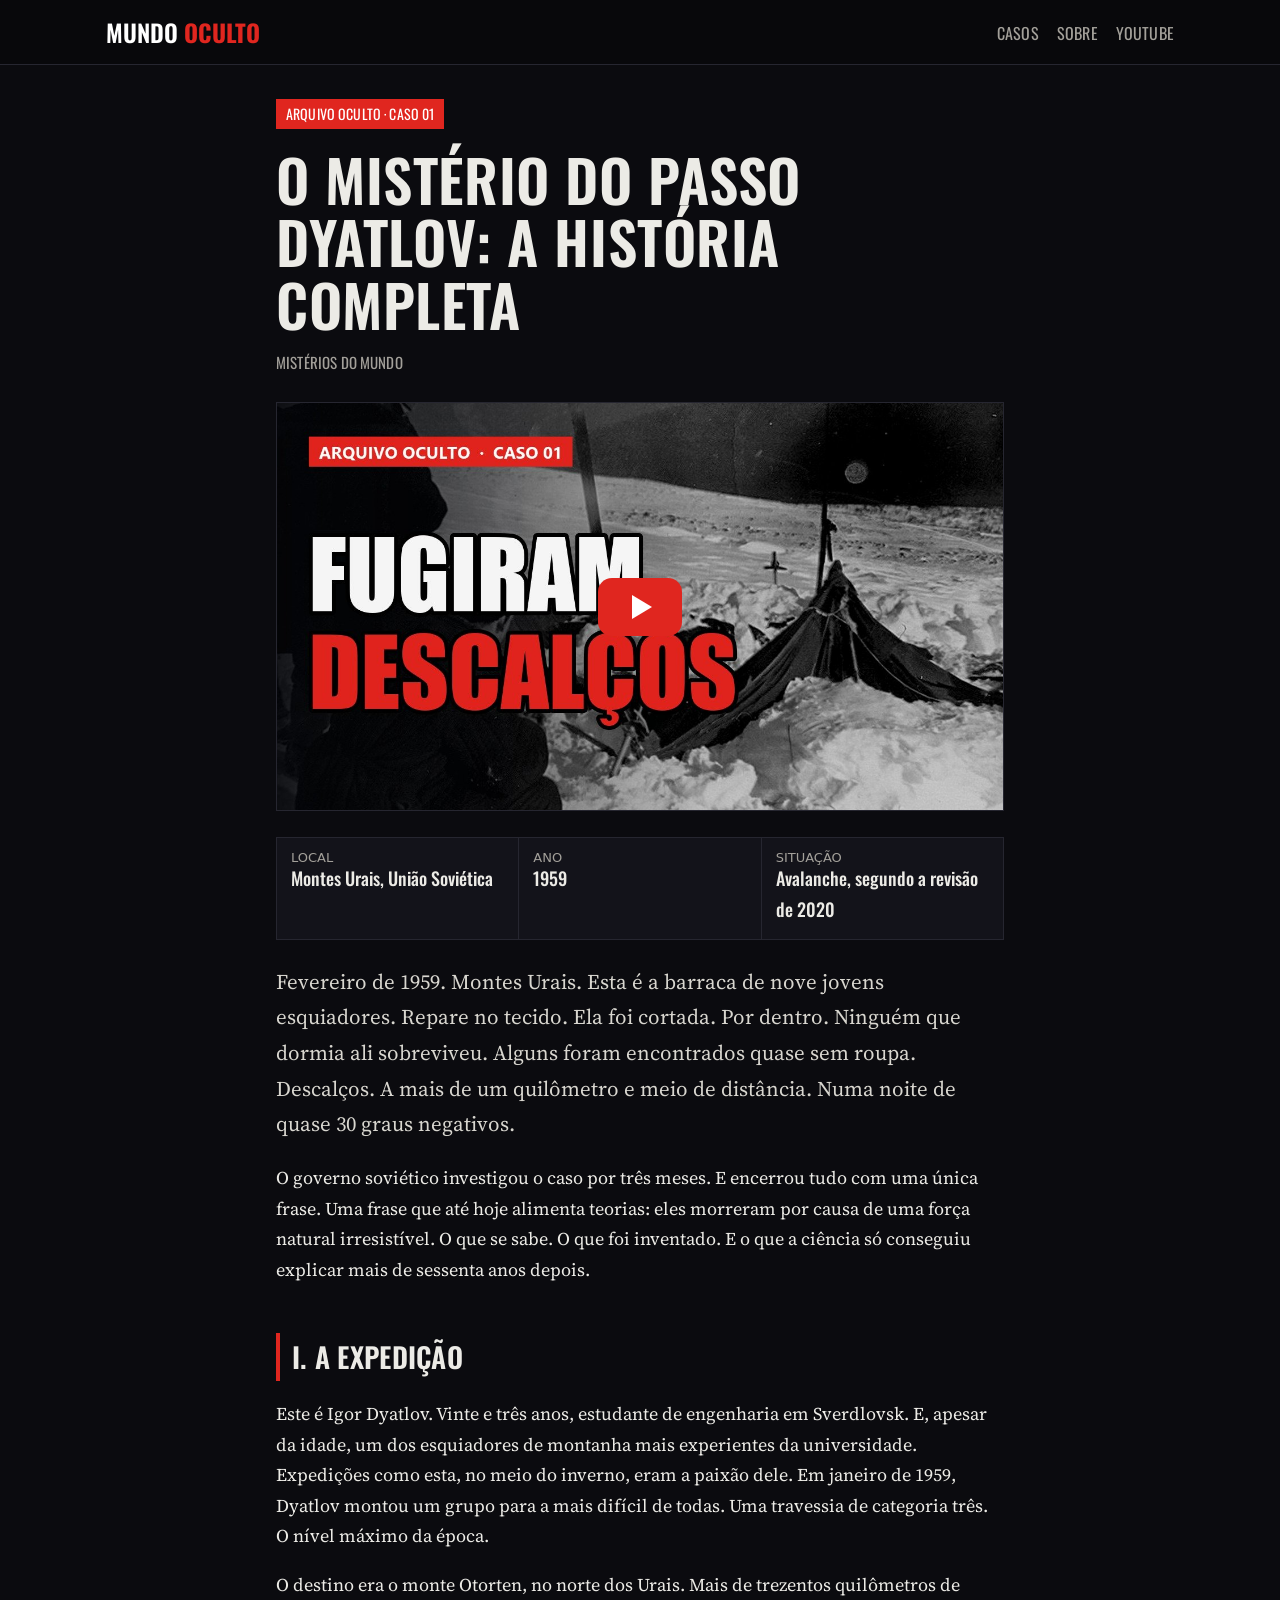
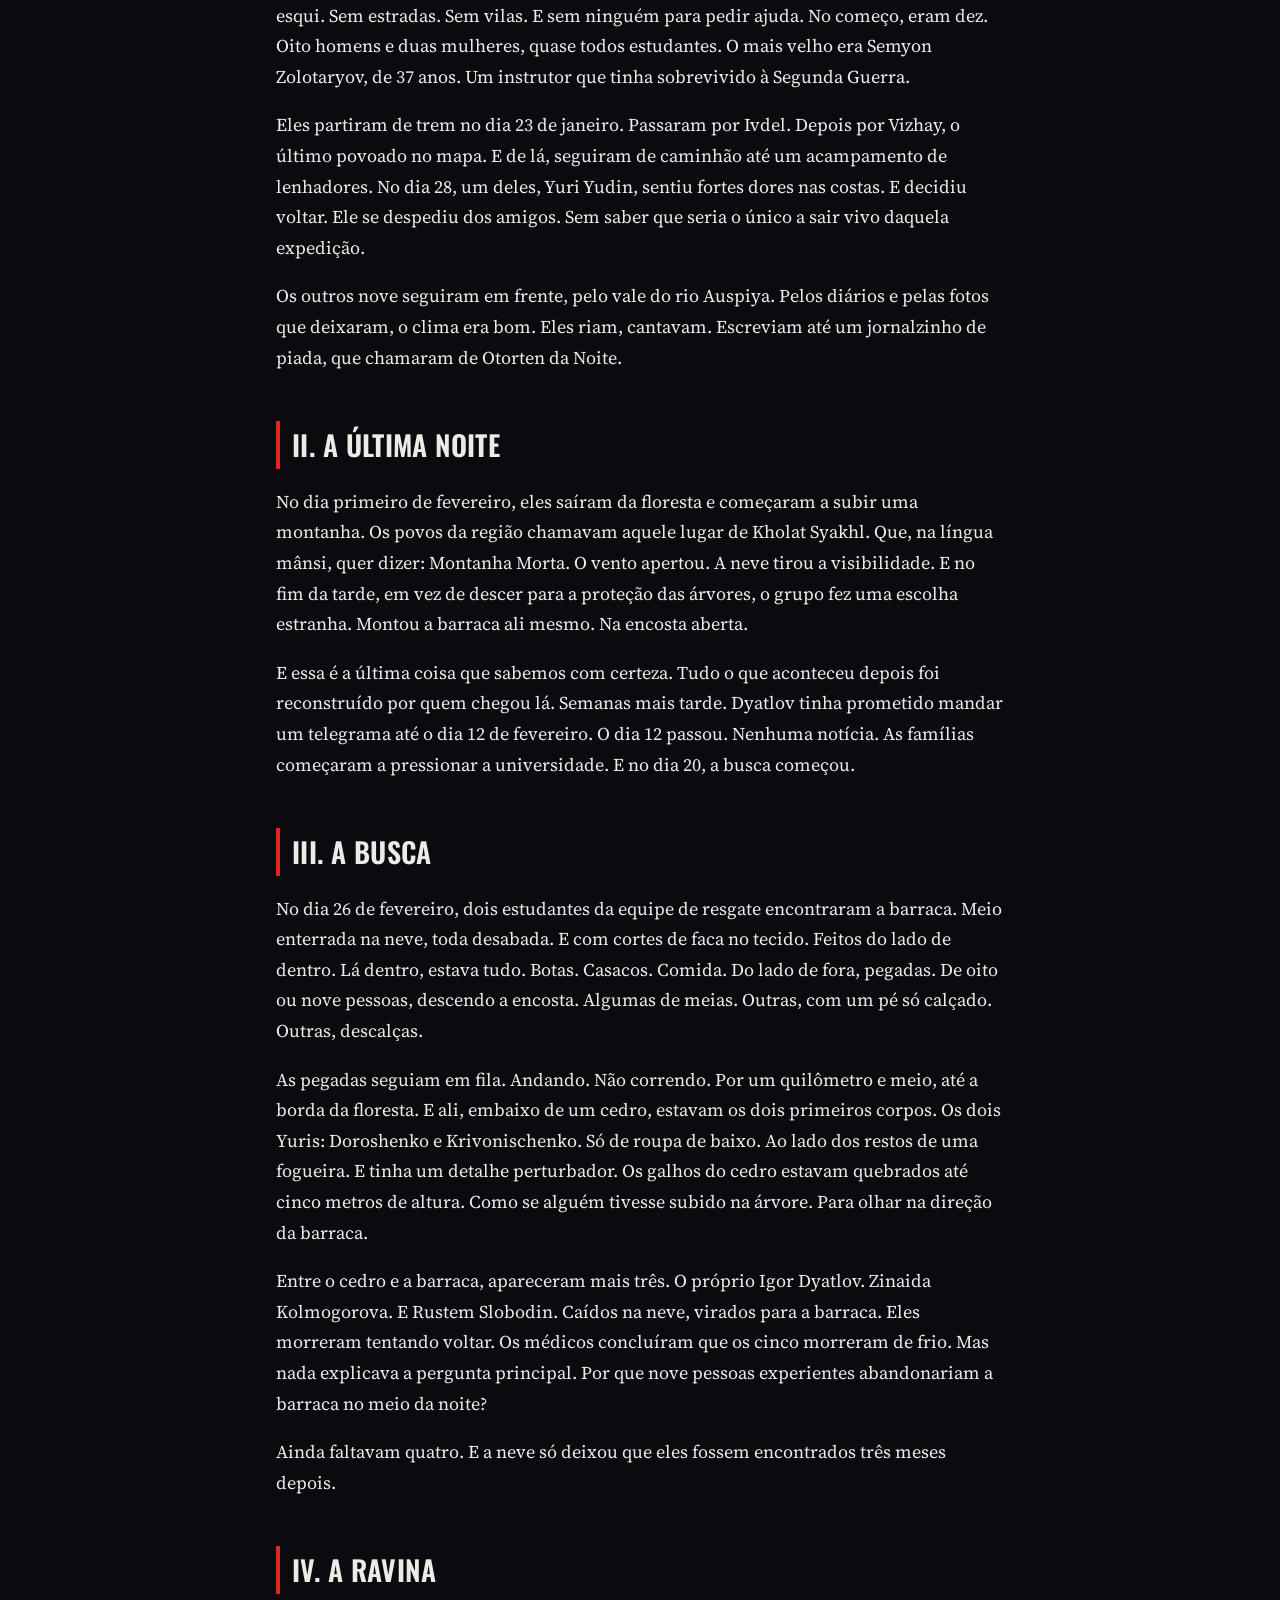
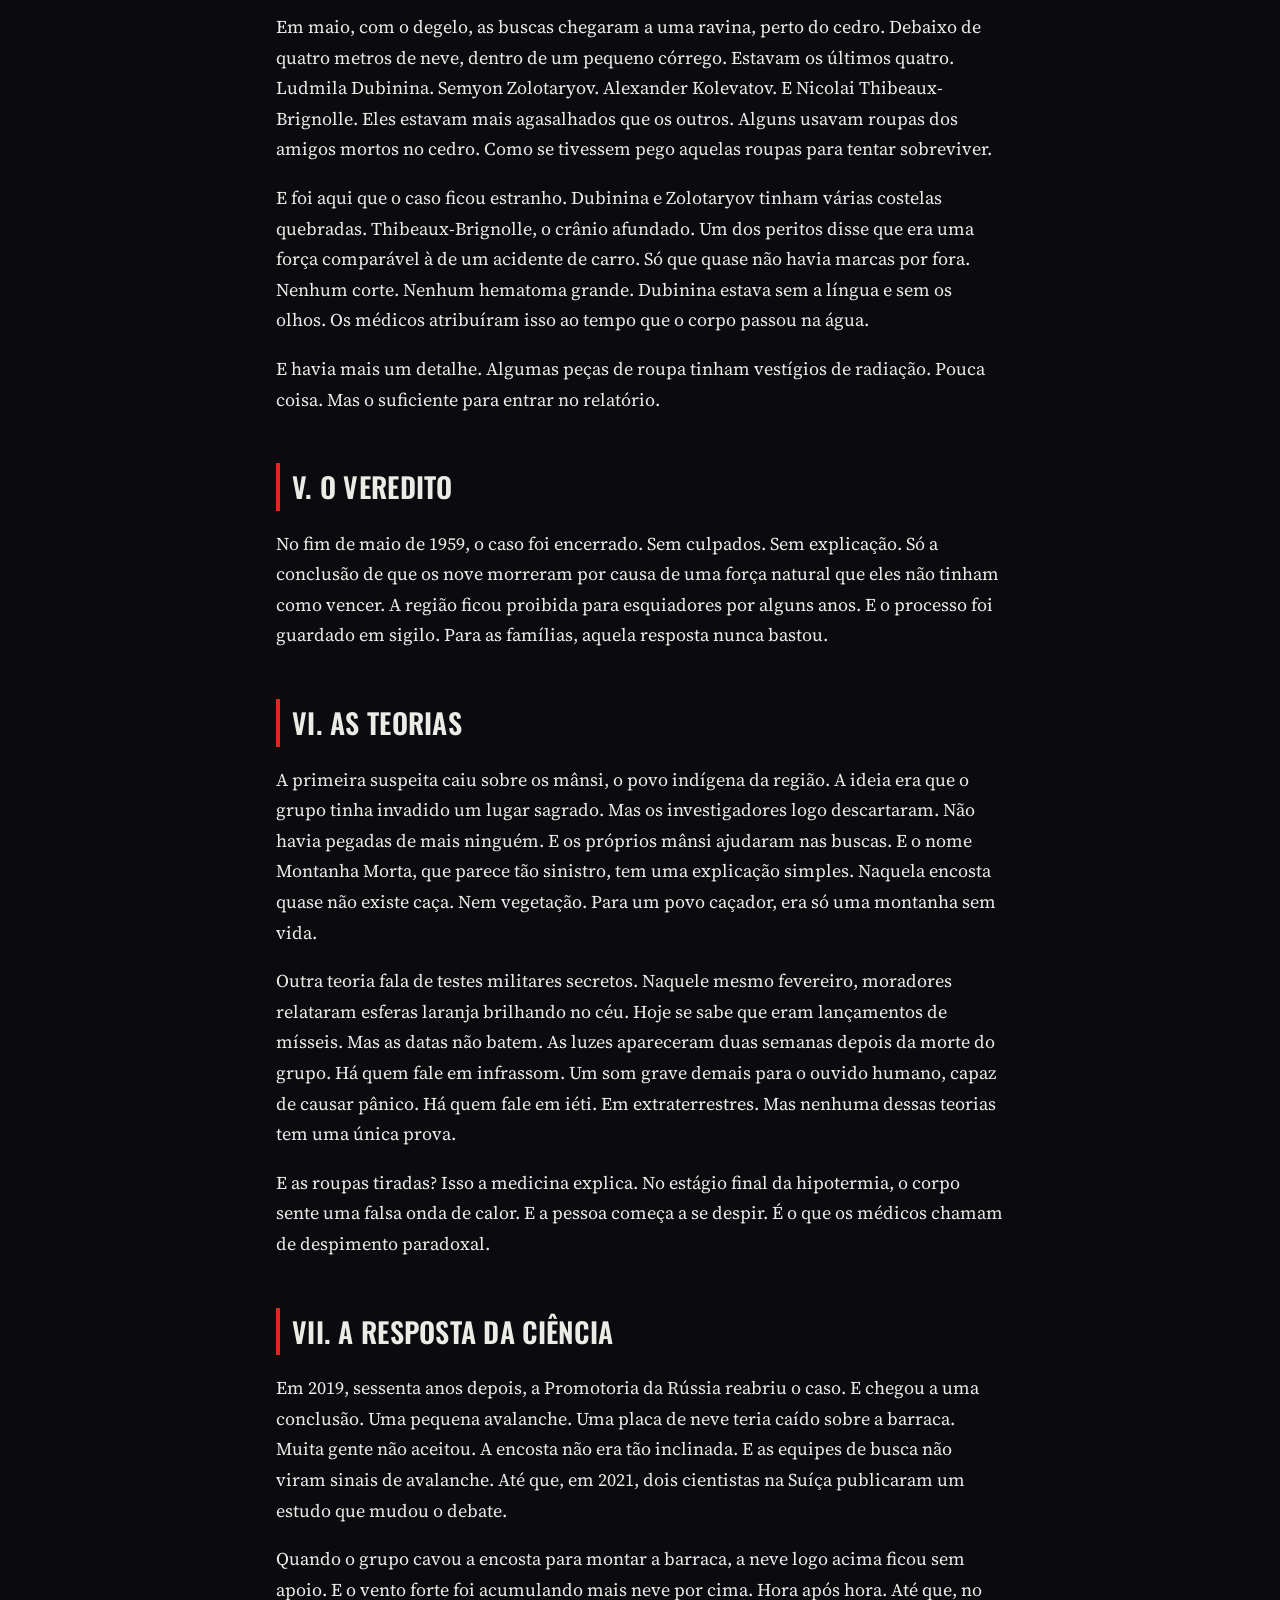
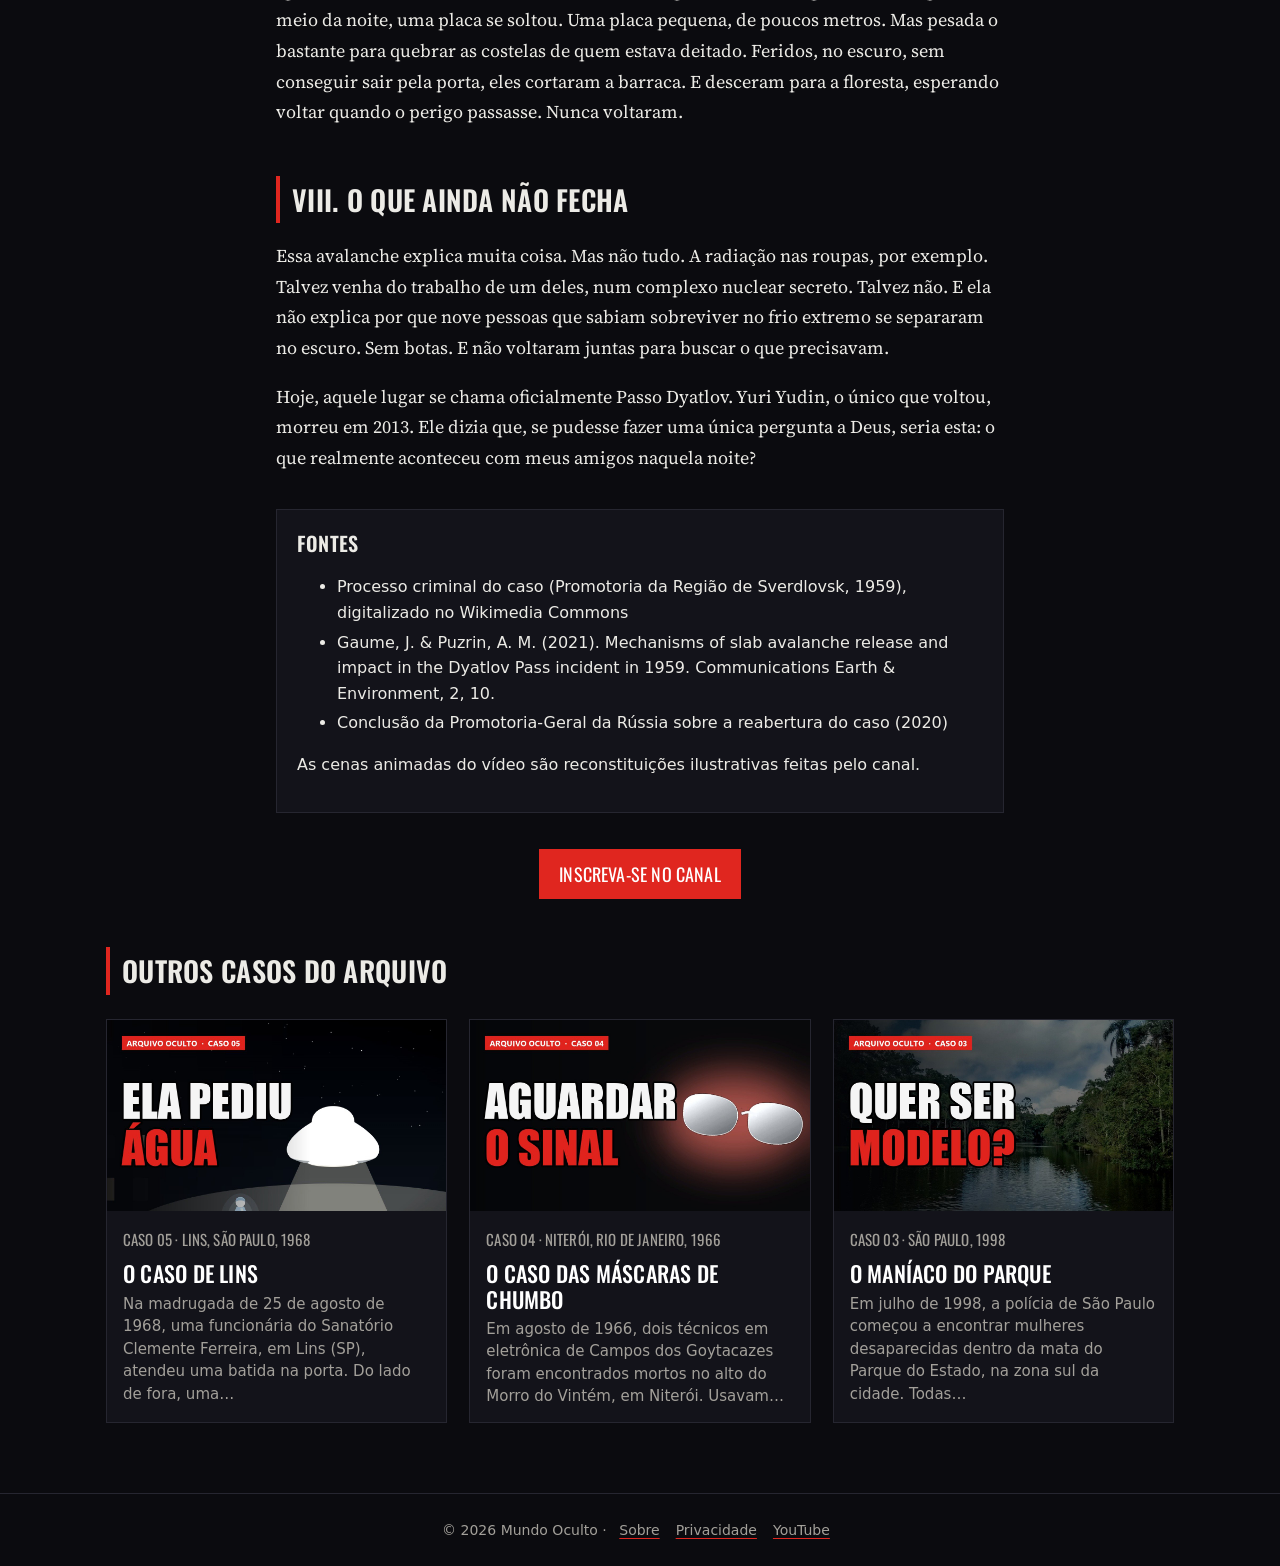
<file: casos/passo-dyatlov/index.html>
<!doctype html><html lang="pt-BR"><head><meta charset="utf-8">
<meta name="viewport" content="width=device-width,initial-scale=1">
<title>O Mistério do Passo Dyatlov: a história completa | Mundo Oculto</title><meta name="description" content="Em fevereiro de 1959, nove esquiadores experientes cortaram a própria barraca por dentro e fugiram para a neve, a quase 30 graus negativos, nos Montes Urais. ">
<link rel="canonical" href="https://mundooculto.github.io/casos/passo-dyatlov/"><meta property="og:type" content="article"><meta property="og:site_name" content="Mundo Oculto">
<meta property="og:title" content="O Mistério do Passo Dyatlov: a história completa | Mundo Oculto"><meta property="og:description" content="Em fevereiro de 1959, nove esquiadores experientes cortaram a própria barraca por dentro e fugiram para a neve, a quase 30 graus negativos, nos Montes Urais. "><meta property="og:url" content="https://mundooculto.github.io/casos/passo-dyatlov/"><meta property="og:image" content="https://mundooculto.github.io/img/passo-dyatlov/capa.jpg">
<meta name="twitter:card" content="summary_large_image"><meta name="theme-color" content="#0b0b0f">
<link rel="icon" href="/favicon.svg" type="image/svg+xml">
<link rel="preconnect" href="https://fonts.googleapis.com"><link rel="preconnect" href="https://fonts.gstatic.com" crossorigin>
<link href="https://fonts.googleapis.com/css2?family=Oswald:wght@500;600&family=Source+Serif+4:opsz,wght@8..60,400;8..60,600&display=swap" rel="stylesheet">
<link rel="stylesheet" href="/estilo.css"><script type="application/ld+json">{"@context": "https://schema.org", "@type": "Article", "headline": "O Mistério do Passo Dyatlov: a história completa", "description": "Em fevereiro de 1959, nove esquiadores experientes cortaram a própria barraca por dentro e fugiram para a neve, a quase 30 graus negativos, nos Montes Urais. Nenhum sobreviveu. Neste episódio do Arquivo Oculto, a história completa do Passo Dyatlov: a expedição, a busca, os ferimentos impossíveis, as teorias e o que a ciência descobriu mais de 60 anos depois.", "image": "https://mundooculto.github.io/img/passo-dyatlov/capa.jpg", "datePublished": "2026-11-17T08:36:00-03:00", "inLanguage": "pt-BR", "author": {"@type": "Organization", "name": "Mundo Oculto", "url": "https://www.youtube.com/@mundoocultoecurioso"}, "publisher": {"@type": "Organization", "name": "Mundo Oculto"}, "mainEntityOfPage": "https://mundooculto.github.io/casos/passo-dyatlov/", "video": {"@type": "VideoObject", "name": "Por que 9 jovens cortaram a barraca por dentro? O Passo Dyatlov", "description": "Em fevereiro de 1959, nove esquiadores experientes cortaram a própria barraca por dentro e fugiram para a neve, a quase 30 graus negativos, nos Montes Urais. Nenhum sobreviveu. Neste episódio do Arquivo Oculto, a história completa do Passo Dyatlov: a expedição, a busca, os ferimentos impossíveis, as teorias e o que a ciência descobriu mais de 60 anos depois.", "thumbnailUrl": "https://mundooculto.github.io/img/passo-dyatlov/capa.jpg", "uploadDate": "2026-11-17T08:36:00-03:00", "embedUrl": "https://www.youtube.com/embed/RKK23azzzXU", "contentUrl": "https://www.youtube.com/watch?v=RKK23azzzXU"}}</script></head><body>
<header class="top"><div class="in"><a class="logo" href="/">Mundo <b>Oculto</b></a>
<nav><a href="/#casos">Casos</a><a href="/sobre/">Sobre</a><a href="https://www.youtube.com/@mundoocultoecurioso?sub_confirmation=1" rel="noopener">YouTube</a></nav></div></header>
<main class="wrap"><article>
<p style="margin-top:34px"><span class="selo">Arquivo Oculto · Caso 01</span></p>
<h1>O Mistério do Passo Dyatlov: a história completa</h1><p class="meta">Mistérios do mundo</p>
<div class="video" data-id="RKK23azzzXU" data-t="Por que 9 jovens cortaram a barraca por dentro? O Passo Dyatlov" style="background-image:url(/img/passo-dyatlov/capa.jpg)"><button class="play" aria-label="Assistir o vídeo"></button></div>
<div class="ficha"><div><span>Local</span><b>Montes Urais, União Soviética</b></div><div><span>Ano</span><b>1959</b></div><div><span>Situação</span><b>Avalanche, segundo a revisão de 2020</b></div></div>
<p class="lead">Fevereiro de 1959. Montes Urais. Esta é a barraca de nove jovens esquiadores. Repare no tecido. Ela foi cortada. Por dentro. Ninguém que dormia ali sobreviveu. Alguns foram encontrados quase sem roupa. Descalços. A mais de um quilômetro e meio de distância. Numa noite de quase 30 graus negativos.</p><p>O governo soviético investigou o caso por três meses. E encerrou tudo com uma única frase. Uma frase que até hoje alimenta teorias: eles morreram por causa de uma força natural irresistível. O que se sabe. O que foi inventado. E o que a ciência só conseguiu explicar mais de sessenta anos depois.</p><h2>I. A expedição</h2><p>Este é Igor Dyatlov. Vinte e três anos, estudante de engenharia em Sverdlovsk. E, apesar da idade, um dos esquiadores de montanha mais experientes da universidade. Expedições como esta, no meio do inverno, eram a paixão dele. Em janeiro de 1959, Dyatlov montou um grupo para a mais difícil de todas. Uma travessia de categoria três. O nível máximo da época.</p><p>O destino era o monte Otorten, no norte dos Urais. Mais de trezentos quilômetros de esqui. Sem estradas. Sem vilas. E sem ninguém para pedir ajuda. No começo, eram dez. Oito homens e duas mulheres, quase todos estudantes. O mais velho era Semyon Zolotaryov, de 37 anos. Um instrutor que tinha sobrevivido à Segunda Guerra.</p><p>Eles partiram de trem no dia 23 de janeiro. Passaram por Ivdel. Depois por Vizhay, o último povoado no mapa. E de lá, seguiram de caminhão até um acampamento de lenhadores. No dia 28, um deles, Yuri Yudin, sentiu fortes dores nas costas. E decidiu voltar. Ele se despediu dos amigos. Sem saber que seria o único a sair vivo daquela expedição.</p><p>Os outros nove seguiram em frente, pelo vale do rio Auspiya. Pelos diários e pelas fotos que deixaram, o clima era bom. Eles riam, cantavam. Escreviam até um jornalzinho de piada, que chamaram de Otorten da Noite.</p><h2>II. A última noite</h2><p>No dia primeiro de fevereiro, eles saíram da floresta e começaram a subir uma montanha. Os povos da região chamavam aquele lugar de Kholat Syakhl. Que, na língua mânsi, quer dizer: Montanha Morta. O vento apertou. A neve tirou a visibilidade. E no fim da tarde, em vez de descer para a proteção das árvores, o grupo fez uma escolha estranha. Montou a barraca ali mesmo. Na encosta aberta.</p><p>E essa é a última coisa que sabemos com certeza. Tudo o que aconteceu depois foi reconstruído por quem chegou lá. Semanas mais tarde. Dyatlov tinha prometido mandar um telegrama até o dia 12 de fevereiro. O dia 12 passou. Nenhuma notícia. As famílias começaram a pressionar a universidade. E no dia 20, a busca começou.</p><h2>III. A busca</h2><p>No dia 26 de fevereiro, dois estudantes da equipe de resgate encontraram a barraca. Meio enterrada na neve, toda desabada. E com cortes de faca no tecido. Feitos do lado de dentro. Lá dentro, estava tudo. Botas. Casacos. Comida. Do lado de fora, pegadas. De oito ou nove pessoas, descendo a encosta. Algumas de meias. Outras, com um pé só calçado. Outras, descalças.</p><p>As pegadas seguiam em fila. Andando. Não correndo. Por um quilômetro e meio, até a borda da floresta. E ali, embaixo de um cedro, estavam os dois primeiros corpos. Os dois Yuris: Doroshenko e Krivonischenko. Só de roupa de baixo. Ao lado dos restos de uma fogueira. E tinha um detalhe perturbador. Os galhos do cedro estavam quebrados até cinco metros de altura. Como se alguém tivesse subido na árvore. Para olhar na direção da barraca.</p><p>Entre o cedro e a barraca, apareceram mais três. O próprio Igor Dyatlov. Zinaida Kolmogorova. E Rustem Slobodin. Caídos na neve, virados para a barraca. Eles morreram tentando voltar. Os médicos concluíram que os cinco morreram de frio. Mas nada explicava a pergunta principal. Por que nove pessoas experientes abandonariam a barraca no meio da noite?</p><p>Ainda faltavam quatro. E a neve só deixou que eles fossem encontrados três meses depois.</p><h2>IV. A ravina</h2><p>Em maio, com o degelo, as buscas chegaram a uma ravina, perto do cedro. Debaixo de quatro metros de neve, dentro de um pequeno córrego. Estavam os últimos quatro. Ludmila Dubinina. Semyon Zolotaryov. Alexander Kolevatov. E Nicolai Thibeaux-Brignolle. Eles estavam mais agasalhados que os outros. Alguns usavam roupas dos amigos mortos no cedro. Como se tivessem pego aquelas roupas para tentar sobreviver.</p><p>E foi aqui que o caso ficou estranho. Dubinina e Zolotaryov tinham várias costelas quebradas. Thibeaux-Brignolle, o crânio afundado. Um dos peritos disse que era uma força comparável à de um acidente de carro. Só que quase não havia marcas por fora. Nenhum corte. Nenhum hematoma grande. Dubinina estava sem a língua e sem os olhos. Os médicos atribuíram isso ao tempo que o corpo passou na água.</p><p>E havia mais um detalhe. Algumas peças de roupa tinham vestígios de radiação. Pouca coisa. Mas o suficiente para entrar no relatório.</p><h2>V. O veredito</h2><p>No fim de maio de 1959, o caso foi encerrado. Sem culpados. Sem explicação. Só a conclusão de que os nove morreram por causa de uma força natural que eles não tinham como vencer. A região ficou proibida para esquiadores por alguns anos. E o processo foi guardado em sigilo. Para as famílias, aquela resposta nunca bastou.</p><h2>VI. As teorias</h2><p>A primeira suspeita caiu sobre os mânsi, o povo indígena da região. A ideia era que o grupo tinha invadido um lugar sagrado. Mas os investigadores logo descartaram. Não havia pegadas de mais ninguém. E os próprios mânsi ajudaram nas buscas. E o nome Montanha Morta, que parece tão sinistro, tem uma explicação simples. Naquela encosta quase não existe caça. Nem vegetação. Para um povo caçador, era só uma montanha sem vida.</p><p>Outra teoria fala de testes militares secretos. Naquele mesmo fevereiro, moradores relataram esferas laranja brilhando no céu. Hoje se sabe que eram lançamentos de mísseis. Mas as datas não batem. As luzes apareceram duas semanas depois da morte do grupo. Há quem fale em infrassom. Um som grave demais para o ouvido humano, capaz de causar pânico. Há quem fale em iéti. Em extraterrestres. Mas nenhuma dessas teorias tem uma única prova.</p><p>E as roupas tiradas? Isso a medicina explica. No estágio final da hipotermia, o corpo sente uma falsa onda de calor. E a pessoa começa a se despir. É o que os médicos chamam de despimento paradoxal.</p><h2>VII. A resposta da ciência</h2><p>Em 2019, sessenta anos depois, a Promotoria da Rússia reabriu o caso. E chegou a uma conclusão. Uma pequena avalanche. Uma placa de neve teria caído sobre a barraca. Muita gente não aceitou. A encosta não era tão inclinada. E as equipes de busca não viram sinais de avalanche. Até que, em 2021, dois cientistas na Suíça publicaram um estudo que mudou o debate.</p><p>Quando o grupo cavou a encosta para montar a barraca, a neve logo acima ficou sem apoio. E o vento forte foi acumulando mais neve por cima. Hora após hora. Até que, no meio da noite, uma placa se soltou. Uma placa pequena, de poucos metros. Mas pesada o bastante para quebrar as costelas de quem estava deitado. Feridos, no escuro, sem conseguir sair pela porta, eles cortaram a barraca. E desceram para a floresta, esperando voltar quando o perigo passasse. Nunca voltaram.</p><h2>VIII. O que ainda não fecha</h2><p>Essa avalanche explica muita coisa. Mas não tudo. A radiação nas roupas, por exemplo. Talvez venha do trabalho de um deles, num complexo nuclear secreto. Talvez não. E ela não explica por que nove pessoas que sabiam sobreviver no frio extremo se separaram no escuro. Sem botas. E não voltaram juntas para buscar o que precisavam.</p><p>Hoje, aquele lugar se chama oficialmente Passo Dyatlov. Yuri Yudin, o único que voltou, morreu em 2013. Ele dizia que, se pudesse fazer uma única pergunta a Deus, seria esta: o que realmente aconteceu com meus amigos naquela noite?</p>
<div class="box"><h3>Fontes</h3><ul><li>Processo criminal do caso (Promotoria da Região de Sverdlovsk, 1959), digitalizado no Wikimedia Commons</li><li>Gaume, J. &amp; Puzrin, A. M. (2021). Mechanisms of slab avalanche release and impact in the Dyatlov Pass incident in 1959. Communications Earth &amp; Environment, 2, 10.</li><li>Conclusão da Promotoria-Geral da Rússia sobre a reabertura do caso (2020)</li></ul><p>As cenas animadas do vídeo são reconstituições ilustrativas feitas pelo canal.</p></div>
<p style="text-align:center"><a class="btn" href="https://www.youtube.com/@mundoocultoecurioso?sub_confirmation=1" rel="noopener">Inscreva-se no canal</a></p>
</article></main><section class="larga"><h2>Outros casos do arquivo</h2><div class="grid"><a class="card" href="/casos/caso-de-lins/"><img src="/img/caso-de-lins/capa.jpg" alt="" loading="lazy" width="1280" height="720"><div class="tx"><span class="meta">Caso 05 · Lins, São Paulo, 1968</span><h3>O Caso de Lins</h3><p>Na madrugada de 25 de agosto de 1968, uma funcionária do Sanatório Clemente Ferreira, em Lins (SP), atendeu uma batida na porta. Do lado de fora, uma…</p></div></a><a class="card" href="/casos/mascaras-de-chumbo/"><img src="/img/mascaras-de-chumbo/capa.jpg" alt="" loading="lazy" width="1280" height="720"><div class="tx"><span class="meta">Caso 04 · Niterói, Rio de Janeiro, 1966</span><h3>O Caso das Máscaras de Chumbo</h3><p>Em agosto de 1966, dois técnicos em eletrônica de Campos dos Goytacazes foram encontrados mortos no alto do Morro do Vintém, em Niterói. Usavam…</p></div></a><a class="card" href="/casos/maniaco-do-parque/"><img src="/img/maniaco-do-parque/capa.jpg" alt="" loading="lazy" width="1280" height="720"><div class="tx"><span class="meta">Caso 03 · São Paulo, 1998</span><h3>O Maníaco do Parque</h3><p>Em julho de 1998, a polícia de São Paulo começou a encontrar mulheres desaparecidas dentro da mata do Parque do Estado, na zona sul da cidade. Todas…</p></div></a></div></section>
<footer>© 2026 Mundo Oculto · <a href="/sobre/">Sobre</a><a href="/privacidade/">Privacidade</a><a href="https://www.youtube.com/@mundoocultoecurioso">YouTube</a></footer>
<script>document.querySelectorAll('.video[data-id]').forEach(function(v){v.addEventListener('click',function(){
var f=document.createElement('iframe');f.src='https://www.youtube-nocookie.com/embed/'+v.dataset.id+'?autoplay=1&rel=0';
f.allow='accelerometer; autoplay; encrypted-media; gyroscope; picture-in-picture';f.allowFullscreen=true;f.title=v.dataset.t||'Vídeo';
v.innerHTML='';v.appendChild(f);},{once:true});});</script></body></html>
</file>
<file: estilo.css>
:root{--bg:#0b0b0f;--bg2:#13131a;--fg:#ecebe6;--mut:#a3a09a;--red:#e0261f;--line:#262630;--max:760px}
*{box-sizing:border-box}html{-webkit-text-size-adjust:100%}
body{margin:0;background:var(--bg);color:var(--fg);font:18px/1.7 "Source Serif 4",Georgia,serif}
a{color:#fff;text-decoration-color:var(--red);text-underline-offset:3px}
.h,h1,h2,h3,nav,.selo,.btn,.meta,.card h3{font-family:Oswald,Impact,"Arial Narrow",sans-serif;letter-spacing:.01em}
header.top{border-bottom:1px solid var(--line);background:#08080b}
header.top .in{max-width:1100px;margin:0 auto;padding:14px 16px;display:flex;align-items:center;gap:20px;justify-content:space-between}
.logo{font:600 24px Oswald,Impact,sans-serif;text-transform:uppercase;text-decoration:none;color:#fff}.logo b{color:var(--red)}
nav a{color:var(--mut);text-decoration:none;margin-left:18px;font-size:16px;text-transform:uppercase}nav a:hover{color:#fff}
.wrap{max-width:var(--max);margin:0 auto;padding:0 16px}.larga{max-width:1100px;margin:0 auto;padding:0 16px}
.selo{display:inline-block;background:var(--red);color:#fff;font-size:14px;padding:3px 10px;text-transform:uppercase}
h1{font-size:clamp(34px,6vw,58px);line-height:1.08;margin:14px 0 12px;text-transform:uppercase;font-weight:600}
h2{font-size:28px;text-transform:uppercase;margin:48px 0 10px;font-weight:600;border-left:4px solid var(--red);padding-left:12px}
.lead{font-size:21px;color:#d8d6cf}.meta{color:var(--mut);font-size:15px;text-transform:uppercase}
figure{margin:28px 0}figure img{width:100%;height:auto;display:block;background:#111}
figcaption{font:14px/1.5 system-ui,sans-serif;color:var(--mut);margin-top:8px}figcaption a{color:var(--mut)}
.video{position:relative;aspect-ratio:16/9;background:#000 center/cover no-repeat;margin:26px 0;border:1px solid var(--line);cursor:pointer}
.video iframe{position:absolute;inset:0;width:100%;height:100%;border:0}
.video .play{position:absolute;left:50%;top:50%;width:84px;height:58px;margin:-29px 0 0 -42px;background:var(--red);border-radius:14px;border:0;cursor:pointer}
.video .play:after{content:"";position:absolute;left:34px;top:17px;border-style:solid;border-width:12px 0 12px 20px;border-color:transparent transparent transparent #fff}
.video .aviso{position:absolute;left:0;right:0;bottom:0;padding:14px 16px;background:linear-gradient(transparent,#000d);font:600 20px Oswald,sans-serif;text-transform:uppercase}
.ficha{display:grid;grid-template-columns:repeat(3,1fr);gap:1px;background:var(--line);border:1px solid var(--line);margin:24px 0}
.ficha div{background:var(--bg2);padding:12px 14px}.ficha span{display:block;font:13px system-ui,sans-serif;color:var(--mut);text-transform:uppercase}
.ficha b{font:500 18px Oswald,sans-serif}
.box{background:var(--bg2);border:1px solid var(--line);padding:18px 20px;margin:36px 0;font:16px/1.6 system-ui,sans-serif}
.box h3{margin:0 0 8px;font:600 20px Oswald,sans-serif;text-transform:uppercase}.box li{margin:4px 0}
.btn{display:inline-block;background:var(--red);color:#fff;text-decoration:none;padding:10px 20px;font-size:18px;text-transform:uppercase}
.grid{display:grid;grid-template-columns:repeat(auto-fill,minmax(300px,1fr));gap:22px;margin:24px 0 60px}
.card{background:var(--bg2);border:1px solid var(--line);text-decoration:none;display:block;transition:border-color .2s}
.card:hover{border-color:var(--red)}.card img{width:100%;height:auto;aspect-ratio:16/9;object-fit:cover;display:block}
.card .tx{padding:14px 16px}.card h3{margin:6px 0;font-size:22px;text-transform:uppercase;line-height:1.15;font-weight:500}
.card p{margin:0;font:15px/1.5 system-ui,sans-serif;color:var(--mut)}
.hero{position:relative;min-height:420px;display:flex;align-items:flex-end;background:#000 center/cover;border-bottom:1px solid var(--line)}
.hero:before{content:"";position:absolute;inset:0;background:linear-gradient(90deg,#000e 0%,#000a 45%,#0003 100%)}
.hero .larga{position:relative;padding-top:60px;padding-bottom:44px;width:100%}.hero p{max-width:560px;font-size:19px}
footer{border-top:1px solid var(--line);margin-top:70px;padding:28px 16px;text-align:center;font:14px system-ui,sans-serif;color:var(--mut)}
footer a{color:var(--mut);margin:0 8px}
@media (max-width:600px){body{font-size:17px}.ficha{grid-template-columns:1fr}nav a{margin-left:12px;font-size:14px}.logo{font-size:20px}}
</file>
